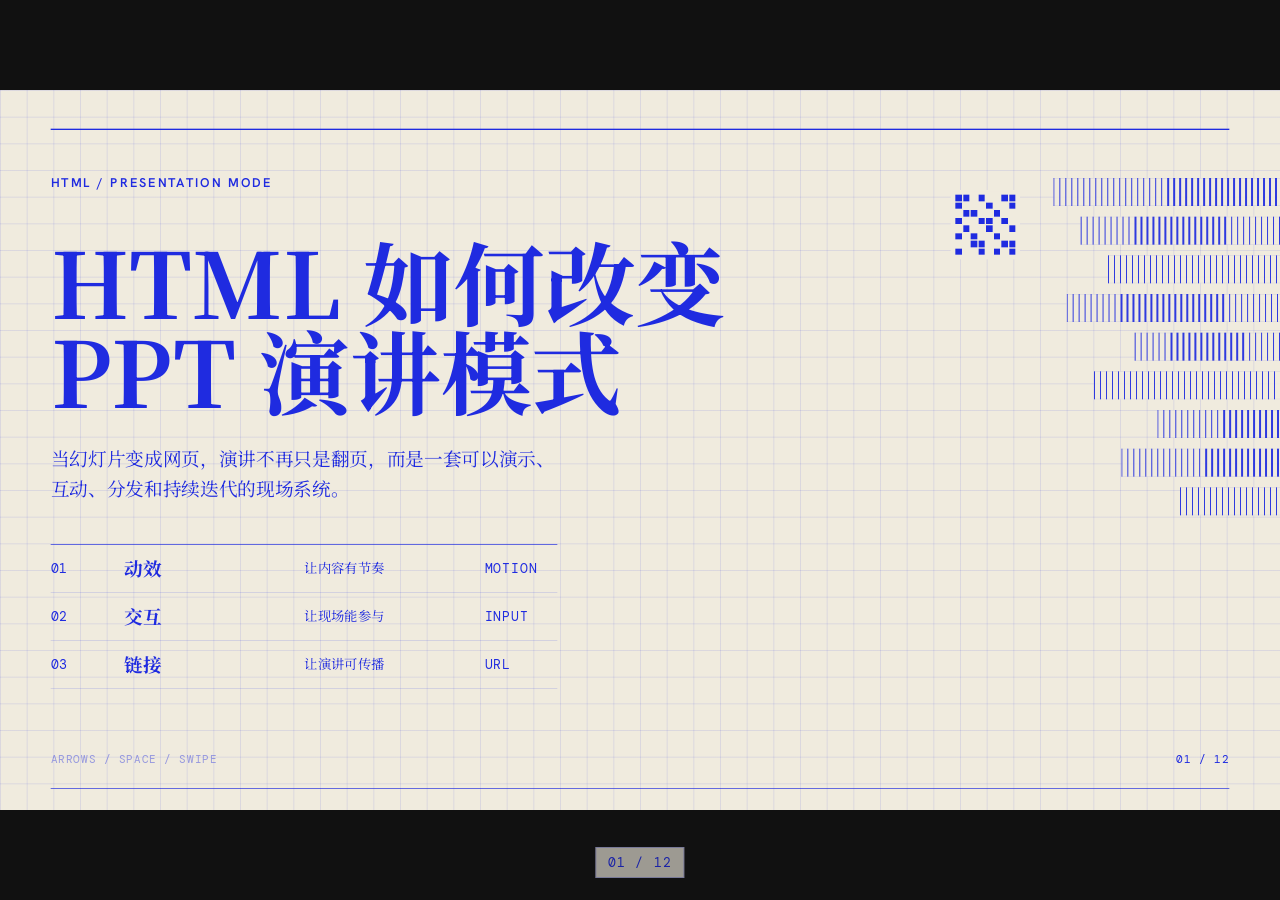
<file: outputs/html-change-ppt-talk/index.html>
<!doctype html>
<html lang="zh-CN">
<head>
  <meta charset="utf-8">
  <meta name="viewport" content="width=device-width, initial-scale=1">
  <title>HTML 如何改变 PPT 演讲模式</title>
  <link rel="preconnect" href="https://fonts.googleapis.com">
  <link rel="preconnect" href="https://fonts.gstatic.com" crossorigin>
  <link href="https://fonts.googleapis.com/css2?family=DM+Mono:wght@400;500&family=Hanken+Grotesk:wght@400;500;600;700&family=Newsreader:ital,opsz,wght@0,6..72,400..500;1,6..72,400..500&family=Noto+Serif+SC:wght@400;700&display=swap" rel="stylesheet">
  <style>
    /* ===========================================
       CSS CUSTOM PROPERTIES (COBALT GRID THEME)
       Change these variables to adjust the entire deck.
       =========================================== */
    :root {
      --stage-bg: #111111;
      --slide-bg: #f0ebde;
      --paper: #f0ebde;
      --paper-2: #e6e0ce;
      --ink: #1f2be0;
      --ink-soft: #5560e5;
      --grid: rgba(31, 43, 224, 0.10);
      --ink-faint: rgba(31, 43, 224, 0.18);
      --font-display: "Newsreader", "Noto Serif SC", Georgia, serif;
      --font-display-cjk: "Noto Serif SC", "Newsreader", Georgia, serif;
      --font-body: "Hanken Grotesk", "Noto Serif SC", sans-serif;
      --font-mono: "DM Mono", ui-monospace, monospace;
      --edge: 76px;
      --pad-top: 130px;
      --pad-bottom: 148px;
      --ease-out-expo: cubic-bezier(0.16, 1, 0.3, 1);
      --duration-normal: 640ms;
    }

    /* ===========================================
       FIXED 16:9 STAGE: MANDATORY BASE STYLES
       Include this ENTIRE file in every presentation.
       Slides are authored at 1920×1080 and scaled as a whole.
       =========================================== */

    /* 1. Lock the browser viewport */
    html,
    body {
        width: 100%;
        height: 100%;
        margin: 0;
        overflow: hidden;
        background: var(--stage-bg, #000);
    }

    /* 2. Full-window deck viewport */
    .deck-viewport {
        position: fixed;
        inset: 0;
        overflow: hidden;
        background: var(--stage-bg, #000);
    }

    /* 3. Fixed 16:9 design canvas.
       JavaScript sets transform: translate(...) scale(...). */
    .deck-stage {
        position: absolute;
        left: 0;
        top: 0;
        width: 1920px;
        height: 1080px;
        overflow: hidden;
        transform-origin: 0 0;
        background: var(--slide-bg, #fff);
    }

    /* 4. Slides stack inside the fixed stage.
       Content must be laid out at 1920×1080, not reflowed per device. */
    .slide {
        position: absolute;
        inset: 0;
        width: 1920px;
        height: 1080px;
        overflow: hidden;
        display: block;
        visibility: hidden;
        opacity: 0;
        pointer-events: none;
        background: var(--slide-bg, #fff);
    }

    .slide.active,
    .slide.visible {
        visibility: visible;
        opacity: 1;
        pointer-events: auto;
        z-index: 1;
    }

    /* 5. Keep media inside authored slide bounds */
    img,
    video,
    canvas,
    svg {
        max-width: 100%;
        max-height: 100%;
    }

    /* 6. Presentation chrome stays outside the slide design system */
    .deck-controls {
        position: fixed;
        left: 50%;
        bottom: 22px;
        transform: translateX(-50%);
        z-index: 1000;
    }

    /* 7. Print one fixed-size slide per page */
    @media print {
        html,
        body {
            width: 1920px;
            height: auto;
            overflow: visible;
            background: #fff;
        }

        .deck-viewport {
            position: static;
            overflow: visible;
            background: #fff;
        }

        .deck-stage {
            position: static;
            width: auto;
            height: auto;
            transform: none !important;
            background: none;
        }

        .slide {
            position: relative;
            display: block !important;
            visibility: visible !important;
            opacity: 1 !important;
            pointer-events: auto !important;
            width: 1920px;
            height: 1080px;
            break-after: page;
            page-break-after: always;
        }

        .slide:last-child {
            break-after: auto;
            page-break-after: auto;
        }

        .deck-controls {
            display: none !important;
        }
    }

    /* 8. Reduced motion */
    @media (prefers-reduced-motion: reduce) {
        *,
        *::before,
        *::after {
            animation-duration: 0.01ms !important;
            transition-duration: 0.2s !important;
        }
    }

    /* ===========================================
       GLOBAL RESET AND TYPOGRAPHY
       Maintains the two-color editorial system.
       =========================================== */
    * {
      box-sizing: border-box;
    }

    body {
      color: var(--ink);
      font-family: var(--font-body);
    }

    .slide {
      background: var(--paper);
      color: var(--ink);
      font-family: var(--font-body);
      transition: opacity 280ms ease;
    }

    .slide::before {
      content: "";
      position: absolute;
      inset: 0;
      z-index: 0;
      pointer-events: none;
      background-image:
        linear-gradient(to right, var(--grid) 1px, transparent 1px),
        linear-gradient(to bottom, var(--grid) 1px, transparent 1px);
      background-size: 40px 40px;
    }

    .slide::after {
      content: "";
      position: absolute;
      inset: 0;
      z-index: 0;
      pointer-events: none;
      opacity: 0;
      background:
        linear-gradient(100deg, transparent 0 42%, rgba(31, 43, 224, 0.16) 48%, transparent 56%),
        repeating-linear-gradient(90deg, transparent 0 72px, rgba(31, 43, 224, 0.08) 72px 74px, transparent 74px 148px);
      transform: translateX(-105%);
    }

    .slide > * {
      position: relative;
      z-index: 1;
    }

    h1,
    h2,
    h3,
    p {
      margin: 0;
    }

    .display {
      font-family: var(--font-display-cjk);
      font-weight: 700;
      letter-spacing: 0;
      line-height: 0.98;
    }

    .serif {
      font-family: var(--font-display-cjk);
      font-weight: 700;
      letter-spacing: 0;
      line-height: 1.02;
    }

    .body-copy {
      font-family: var(--font-body);
      font-size: 28px;
      font-weight: 400;
      line-height: 1.64;
      letter-spacing: 0;
    }

    .body-small {
      font-size: 22px;
      line-height: 1.62;
      letter-spacing: 0;
    }

    .micro {
      font-family: var(--font-body);
      font-size: 19px;
      font-weight: 600;
      line-height: 1;
      letter-spacing: 0.16em;
      text-transform: uppercase;
    }

    .mono,
    .mono-chrome {
      font-family: var(--font-mono);
      font-weight: 400;
      letter-spacing: 0.06em;
    }

    /* ===========================================
       UNIVERSAL SLIDE CHROME
       Thin cobalt rules, page numbers, and nav hints.
       =========================================== */
    .chrome-line {
      position: absolute;
      left: var(--edge);
      right: var(--edge);
      height: 1.5px;
      background: var(--ink);
      z-index: 5;
    }

    .chrome-line.top {
      top: 58px;
    }

    .chrome-line.bottom {
      bottom: 32px;
    }

    .page-num,
    .nav-hint {
      position: absolute;
      bottom: 68px;
      z-index: 5;
      font: 400 17px/1 var(--font-mono);
      letter-spacing: 0.08em;
      color: var(--ink);
    }

    .page-num {
      right: var(--edge);
    }

    .nav-hint {
      left: var(--edge);
      opacity: 0.42;
    }

    .frame {
      position: absolute;
      inset: var(--pad-top) var(--edge) var(--pad-bottom);
      z-index: 2;
    }

    .topbar {
      display: flex;
      align-items: flex-end;
      justify-content: space-between;
      gap: 34px;
      padding-bottom: 24px;
      border-bottom: 1.5px solid var(--ink);
    }

    .topbar h2 {
      max-width: 1180px;
      font-size: 86px;
    }

    .topbar .lab {
      min-width: 320px;
      text-align: right;
      font: 400 20px/1.2 var(--font-mono);
      letter-spacing: 0.06em;
    }

    /* ===========================================
       DECORATIVE ELEMENTS
       QR blocks, pixel scanlines, and vertical labels.
       =========================================== */
    .pixel-glitch {
      position: absolute;
      pointer-events: none;
      z-index: 1;
      display: grid;
      align-content: start;
      gap: 16px;
      opacity: 0.92;
    }

    .pixel-glitch.right {
      right: 0;
      top: 132px;
      width: 340px;
      height: 760px;
    }

    .pixel-glitch.left {
      left: 0;
      top: 120px;
      width: 300px;
      height: 760px;
    }

    .pixel-glitch i {
      height: 42px;
      background-image: repeating-linear-gradient(90deg, var(--ink) 0 2px, transparent 2px 9px);
      background-color: var(--paper);
      border-top: 1px solid var(--grid);
      border-bottom: 1px solid var(--grid);
    }

    .pixel-glitch i:nth-child(1) { width: 100%; }
    .pixel-glitch i:nth-child(2) { width: 88%; }
    .pixel-glitch i:nth-child(3) { width: 76%; }
    .pixel-glitch i:nth-child(4) { width: 94%; }
    .pixel-glitch i:nth-child(5) { width: 64%; }
    .pixel-glitch i:nth-child(6) { width: 82%; }
    .pixel-glitch i:nth-child(7) { width: 54%; }
    .pixel-glitch i:nth-child(8) { width: 70%; }
    .pixel-glitch i:nth-child(9) { width: 44%; }
    .pixel-glitch.right i { margin-left: auto; }

    .qr-block {
      position: absolute;
      width: 100px;
      height: 100px;
      display: grid;
      grid-template-columns: repeat(8, 1fr);
      grid-template-rows: repeat(8, 1fr);
      gap: 2px;
      padding: 5px;
      background: var(--paper);
      box-shadow: 0 0 0 2px var(--paper);
      z-index: 4;
    }

    .qr-block i {
      background: transparent;
    }

    .qr-block i.on {
      background: var(--ink);
    }

    .vertical-label {
      position: absolute;
      right: 86px;
      top: 238px;
      z-index: 4;
      writing-mode: vertical-rl;
      text-orientation: mixed;
      font: 400 17px/1.4 var(--font-mono);
      letter-spacing: 0.06em;
    }

    /* ===========================================
       CONTENT COMPONENTS
       Reusable grids, ledgers, charts, and diagrams.
       =========================================== */
    .index-list {
      display: grid;
      grid-template-columns: 1fr 1fr;
      gap: 0 52px;
      margin-top: 48px;
    }

    .index-row {
      display: grid;
      grid-template-columns: 72px 1fr;
      gap: 18px;
      min-height: 126px;
      padding: 22px 0 24px;
      border-bottom: 1px solid var(--ink-faint);
    }

    .index-row .num {
      font: 400 22px/1 var(--font-mono);
      letter-spacing: 0.06em;
    }

    .index-row h3 {
      font-size: 42px;
      margin-bottom: 12px;
    }

    .index-row p {
      font-size: 21px;
      line-height: 1.58;
      max-width: 590px;
    }

    .statement-grid {
      display: grid;
      grid-template-columns: 0.9fr 1.1fr;
      gap: 70px;
      align-items: end;
      height: 100%;
    }

    .statement-title {
      font-size: 126px;
      line-height: 1.02;
      max-width: 860px;
    }

    .statement-title .box {
      display: inline-block;
      background: var(--ink);
      color: var(--paper);
      padding: 0 18px 12px;
    }

    .statement-copy {
      border-top: 1.5px solid var(--ink);
      padding-top: 30px;
      max-width: 650px;
    }

    .visual-statement {
      display: grid;
      grid-template-columns: 0.76fr 1.24fr;
      gap: 58px;
      align-items: stretch;
      height: 100%;
    }

    .visual-copy {
      display: flex;
      flex-direction: column;
      justify-content: space-between;
      padding: 10px 0 0;
    }

    .visual-copy h2 {
      font-size: 112px;
      line-height: 1;
      max-width: 680px;
    }

    .visual-copy .box {
      display: inline-block;
      background: var(--ink);
      color: var(--paper);
      padding: 0 18px 12px;
    }

    .visual-panel {
      position: relative;
      min-height: 646px;
      border: 1.5px solid var(--ink);
      background: var(--paper);
      overflow: hidden;
    }

    .visual-panel img {
      width: 100%;
      height: 100%;
      object-fit: cover;
      display: block;
      filter: saturate(0.96) contrast(1.04);
    }

    .visual-panel::after {
      content: "";
      position: absolute;
      inset: 0;
      pointer-events: none;
      background-image:
        linear-gradient(to right, rgba(240, 235, 222, 0.18) 1px, transparent 1px),
        linear-gradient(to bottom, rgba(240, 235, 222, 0.18) 1px, transparent 1px);
      background-size: 38px 38px;
      mix-blend-mode: multiply;
    }

    .visual-panel::before,
    .motion-board::before,
    .loop-photo::before,
    .browser-mock::before {
      content: "";
      position: absolute;
      inset: 0;
      z-index: 3;
      pointer-events: none;
      opacity: 0;
      background: linear-gradient(90deg, transparent 0 38%, rgba(31, 43, 224, 0.42) 49%, transparent 60%);
      transform: translateX(-120%);
      mix-blend-mode: multiply;
    }

    .image-caption {
      position: absolute;
      left: 22px;
      bottom: 22px;
      padding: 10px 12px;
      border: 1.5px solid var(--ink);
      background: var(--paper);
      font: 400 16px/1 var(--font-mono);
      letter-spacing: 0.06em;
      z-index: 2;
    }

    .dense-visual-grid {
      display: grid;
      grid-template-columns: 0.95fr 1.05fr;
      gap: 48px;
      align-items: stretch;
      margin-top: 42px;
      height: 604px;
    }

    .compact-index {
      display: grid;
      grid-template-columns: 1fr;
      align-content: stretch;
      border-top: 1.5px solid var(--ink);
      border-bottom: 1.5px solid var(--ink);
    }

    .compact-index .index-row {
      min-height: 132px;
      padding: 20px 0;
    }

    .compact-index .index-row h3 {
      font-size: 38px;
    }

    .compact-index .index-row p {
      max-width: 640px;
    }

    .motion-visual {
      display: grid;
      grid-template-columns: 1.1fr 0.9fr;
      gap: 48px;
      margin-top: 42px;
      height: 604px;
    }

    .motion-board {
      position: relative;
      border: 1.5px solid var(--ink);
      overflow: hidden;
      background: var(--paper);
    }

    .motion-board img {
      width: 100%;
      height: 100%;
      object-fit: cover;
      display: block;
      opacity: 0.92;
    }

    .motion-ribbon {
      position: absolute;
      left: 38px;
      right: 38px;
      bottom: 42px;
      display: grid;
      grid-template-columns: repeat(5, 1fr);
      border-top: 1.5px solid var(--ink);
      border-bottom: 1.5px solid var(--ink);
      background: rgba(240, 235, 222, 0.92);
      z-index: 2;
    }

    .motion-ribbon span {
      min-height: 58px;
      display: flex;
      align-items: center;
      justify-content: center;
      border-right: 1px solid var(--ink-faint);
      font: 400 15px/1 var(--font-mono);
      letter-spacing: 0.04em;
    }

    .motion-ribbon span::before {
      content: "";
      width: 9px;
      height: 9px;
      margin-right: 10px;
      background: var(--ink);
      transform: scale(0.6);
    }

    .motion-ribbon span:last-child {
      border-right: 0;
    }

    .motion-notes {
      display: grid;
      grid-template-columns: 1fr;
      border-top: 1.5px solid var(--ink);
    }

    .motion-note {
      min-height: 120px;
      padding: 20px 0;
      border-bottom: 1px solid var(--ink-faint);
      display: grid;
      grid-template-columns: 70px 1fr;
      gap: 18px;
      align-items: start;
    }

    .motion-note h3 {
      font-size: 38px;
      margin-bottom: 8px;
    }

    .motion-note p {
      font-size: 20px;
      line-height: 1.5;
    }

    .split-compare {
      display: grid;
      grid-template-columns: 1fr 1fr;
      gap: 40px;
      margin-top: 58px;
    }

    .compare-panel {
      border-top: 1.5px solid var(--ink);
      padding-top: 26px;
      min-height: 420px;
    }

    .compare-panel .big {
      font-size: 74px;
      margin-bottom: 30px;
    }

    .compare-panel li {
      list-style: none;
      display: grid;
      grid-template-columns: 46px 1fr;
      gap: 18px;
      padding: 18px 0;
      border-bottom: 1px solid var(--ink-faint);
      font-size: 24px;
      line-height: 1.46;
    }

    .timeline {
      display: grid;
      grid-template-columns: repeat(5, 1fr);
      gap: 0;
      margin-top: 62px;
      border-top: 1.5px solid var(--ink);
      border-bottom: 1.5px solid var(--ink);
    }

    .time-step {
      min-height: 420px;
      padding: 28px 26px 34px;
      border-right: 1px solid var(--ink-faint);
      display: flex;
      flex-direction: column;
      justify-content: space-between;
    }

    .time-step:last-child {
      border-right: 0;
    }

    .time-step .step-num {
      font: 400 22px/1 var(--font-mono);
      letter-spacing: 0.06em;
    }

    .time-step h3 {
      font-size: 46px;
      line-height: 1.05;
    }

    .time-step p {
      font-size: 20px;
      line-height: 1.55;
    }

    .browser-mock {
      position: relative;
      height: 560px;
      margin-top: 42px;
      border: 1.5px solid var(--ink);
      display: grid;
      grid-template-columns: 0.95fr 1.05fr;
    }

    .code-pane {
      border-right: 1.5px solid var(--ink);
      padding: 38px;
      font: 400 24px/1.75 var(--font-mono);
      letter-spacing: 0.02em;
    }

    .stage-pane {
      position: relative;
      padding: 44px;
    }

    .mini-stage {
      position: absolute;
      left: 44px;
      right: 44px;
      top: 74px;
      height: 310px;
      border: 1.5px solid var(--ink);
      background:
        linear-gradient(90deg, var(--ink) 0 26%, transparent 26% 100%),
        linear-gradient(to right, var(--grid) 1px, transparent 1px),
        linear-gradient(to bottom, var(--grid) 1px, transparent 1px);
      background-size: auto, 28px 28px, 28px 28px;
    }

    .mini-stage span {
      position: absolute;
      left: 34px;
      bottom: 28px;
      color: var(--paper);
      font: 500 44px/0.96 var(--font-display);
      letter-spacing: 0;
    }

    .runtime-notes {
      position: absolute;
      left: 44px;
      right: 44px;
      bottom: 42px;
      display: grid;
      grid-template-columns: repeat(3, 1fr);
      border-top: 1px solid var(--ink-faint);
    }

    .runtime-notes div {
      padding: 18px 12px 0 0;
      font-size: 20px;
      line-height: 1.45;
    }

    .participation-map {
      position: relative;
      height: 560px;
      margin-top: 50px;
      border-top: 1.5px solid var(--ink);
      border-bottom: 1.5px solid var(--ink);
    }

    .node {
      position: absolute;
      width: 280px;
      min-height: 130px;
      padding: 24px;
      border: 1.5px solid var(--ink);
      background: var(--paper);
    }

    .node h3 {
      font-size: 34px;
      margin-bottom: 10px;
    }

    .node p {
      font-size: 19px;
      line-height: 1.5;
    }

    .node.speaker { left: 90px; top: 210px; }
    .node.deck { left: 640px; top: 74px; width: 360px; }
    .node.audience { right: 90px; top: 210px; }
    .node.feedback { left: 640px; bottom: 60px; width: 360px; }

    .map-line {
      position: absolute;
      height: 1.5px;
      background: var(--ink);
      transform-origin: left center;
    }

    .map-line.l1 { left: 370px; top: 272px; width: 300px; transform: rotate(-23deg); }
    .map-line.l2 { left: 985px; top: 226px; width: 320px; transform: rotate(23deg); }
    .map-line.l3 { right: 368px; top: 398px; width: 330px; transform: rotate(156deg); }
    .map-line.l4 { left: 370px; top: 402px; width: 320px; transform: rotate(22deg); }

    .participation-redesign {
      display: grid;
      grid-template-columns: 1.05fr 0.95fr;
      gap: 48px;
      margin-top: 42px;
      height: 604px;
    }

    .loop-photo {
      position: relative;
      border: 1.5px solid var(--ink);
      overflow: hidden;
      background: var(--paper);
    }

    .loop-photo img {
      width: 100%;
      height: 100%;
      object-fit: cover;
      display: block;
    }

    .loop-steps {
      border-top: 1.5px solid var(--ink);
      border-bottom: 1.5px solid var(--ink);
      display: grid;
      grid-template-rows: repeat(3, 1fr);
    }

    .loop-step {
      display: grid;
      grid-template-columns: 88px 1fr;
      gap: 24px;
      align-items: center;
      border-bottom: 1px solid var(--ink-faint);
      opacity: 0;
      transform: translateX(28px);
    }

    .loop-step:last-child {
      border-bottom: 0;
    }

    .loop-step .num {
      font: 400 48px/1 var(--font-display);
      letter-spacing: -0.015em;
    }

    .loop-step h3 {
      font-size: 44px;
      line-height: 1.05;
      margin-bottom: 12px;
    }

    .loop-step p {
      font-size: 22px;
      line-height: 1.52;
      max-width: 560px;
    }

    .chart-layout {
      display: grid;
      grid-template-columns: 0.82fr 1.18fr;
      gap: 70px;
      align-items: end;
      margin-top: 56px;
    }

    .big-stat {
      font-family: var(--font-display);
      font-size: 214px;
      line-height: 0.9;
      letter-spacing: -0.015em;
    }

    .pixel-chart {
      height: 486px;
      display: grid;
      grid-template-columns: repeat(8, 1fr);
      gap: 22px;
      align-items: end;
      padding-bottom: 42px;
      border-bottom: 1.5px solid var(--ink);
    }

    .bar {
      height: 420px;
      display: flex;
      flex-direction: column-reverse;
      gap: 6px;
    }

    .bar i {
      height: 32px;
      background: var(--grid);
    }

    .bar i.on {
      background: var(--ink);
    }

    .tick-row {
      display: grid;
      grid-template-columns: repeat(8, 1fr);
      gap: 22px;
      margin-top: 16px;
      font: 400 16px/1 var(--font-mono);
      letter-spacing: 0.04em;
    }

    .ledger {
      margin-top: 46px;
      border-top: 1.5px solid var(--ink);
    }

    .ledger-row {
      display: grid;
      grid-template-columns: 80px 0.8fr 1.45fr 0.55fr;
      gap: 28px;
      min-height: 72px;
      align-items: center;
      border-bottom: 1px solid var(--ink-faint);
      font-size: 20px;
      line-height: 1.46;
    }

    .ledger-row.head {
      min-height: 54px;
      font: 600 15px/1 var(--font-body);
      letter-spacing: 0.16em;
      text-transform: uppercase;
      border-bottom: 1.5px solid var(--ink);
    }

    .ledger-row .name {
      font-family: var(--font-display-cjk);
      font-weight: 700;
      font-size: 28px;
      line-height: 1.12;
    }

    .workflow {
      display: grid;
      grid-template-columns: repeat(5, 1fr);
      gap: 24px;
      margin-top: 62px;
    }

    .workflow-card {
      min-height: 470px;
      border-top: 1.5px solid var(--ink);
      border-bottom: 1px solid var(--ink-faint);
      padding: 24px 0;
      display: flex;
      flex-direction: column;
      justify-content: space-between;
    }

    .workflow-card .serial {
      font: 400 24px/1 var(--font-mono);
      letter-spacing: 0.06em;
    }

    .workflow-card h3 {
      font-size: 44px;
      line-height: 1.04;
    }

    .workflow-card p {
      font-size: 20px;
      line-height: 1.52;
    }

    .risk-grid {
      display: grid;
      grid-template-columns: 1fr 1fr 1fr;
      gap: 36px;
      margin-top: 58px;
    }

    .risk-card {
      min-height: 414px;
      border-top: 1.5px solid var(--ink);
      padding-top: 26px;
    }

    .risk-card h3 {
      font-size: 50px;
      line-height: 1.05;
      margin-bottom: 24px;
    }

    .risk-card p {
      font-size: 23px;
      line-height: 1.58;
    }

    .closing {
      position: absolute;
      right: var(--edge);
      top: 160px;
      width: 1240px;
      text-align: right;
    }

    .closing h2 {
      font-size: 112px;
      line-height: 1.02;
    }

    .closing p {
      width: 710px;
      margin: 40px 0 0 auto;
      font-size: 30px;
      line-height: 1.58;
    }

    .footer-grid {
      position: absolute;
      left: 430px;
      right: var(--edge);
      bottom: 150px;
      display: grid;
      grid-template-columns: repeat(3, 1fr);
      gap: 36px;
      border-top: 1.5px solid var(--ink);
      padding-top: 24px;
    }

    .footer-grid div {
      font-size: 20px;
      line-height: 1.55;
    }

    /* ===========================================
       ANIMATIONS
       Active slides reveal content in editorial beats.
       =========================================== */
    .reveal,
    .reveal-left,
    .reveal-scale,
    .index-row,
    .time-step,
    .workflow-card,
    .risk-card,
    .ledger-row,
    .compare-panel {
      opacity: 0;
      transform: translateY(26px);
      transition:
        opacity var(--duration-normal) var(--ease-out-expo),
        transform var(--duration-normal) var(--ease-out-expo);
    }

    .reveal-left {
      transform: translateX(-34px);
    }

    .reveal-scale {
      transform: scale(0.96);
    }

    .slide.visible .reveal,
    .slide.visible .reveal-left,
    .slide.visible .reveal-scale,
    .slide.visible .index-row,
    .slide.visible .time-step,
    .slide.visible .workflow-card,
    .slide.visible .risk-card,
    .slide.visible .ledger-row,
    .slide.visible .compare-panel {
      opacity: 1;
      transform: translate(0, 0) scale(1);
    }

    .slide.visible .reveal:nth-child(2),
    .slide.visible .index-row:nth-child(2),
    .slide.visible .time-step:nth-child(2),
    .slide.visible .workflow-card:nth-child(2),
    .slide.visible .risk-card:nth-child(2),
    .slide.visible .ledger-row:nth-child(2),
    .slide.visible .compare-panel:nth-child(2) {
      transition-delay: 90ms;
    }

    .slide.visible .reveal:nth-child(3),
    .slide.visible .index-row:nth-child(3),
    .slide.visible .time-step:nth-child(3),
    .slide.visible .workflow-card:nth-child(3),
    .slide.visible .risk-card:nth-child(3),
    .slide.visible .ledger-row:nth-child(3) {
      transition-delay: 180ms;
    }

    .slide.visible .reveal:nth-child(4),
    .slide.visible .index-row:nth-child(4),
    .slide.visible .time-step:nth-child(4),
    .slide.visible .workflow-card:nth-child(4),
    .slide.visible .risk-card:nth-child(4),
    .slide.visible .ledger-row:nth-child(4) {
      transition-delay: 270ms;
    }

    .slide.visible .reveal:nth-child(5),
    .slide.visible .index-row:nth-child(5),
    .slide.visible .time-step:nth-child(5),
    .slide.visible .workflow-card:nth-child(5),
    .slide.visible .ledger-row:nth-child(5) {
      transition-delay: 360ms;
    }

    .pixel-glitch i {
      opacity: 0;
      transform: translateX(22px);
      transition: opacity 520ms ease, transform 520ms ease;
    }

    .slide.visible .pixel-glitch i {
      opacity: 1;
      transform: translateX(0);
    }

    .slide.visible .pixel-glitch i:nth-child(2) { transition-delay: 60ms; }
    .slide.visible .pixel-glitch i:nth-child(3) { transition-delay: 110ms; }
    .slide.visible .pixel-glitch i:nth-child(4) { transition-delay: 160ms; }
    .slide.visible .pixel-glitch i:nth-child(5) { transition-delay: 210ms; }
    .slide.visible .pixel-glitch i:nth-child(6) { transition-delay: 260ms; }
    .slide.visible .pixel-glitch i:nth-child(7) { transition-delay: 310ms; }
    .slide.visible .pixel-glitch i:nth-child(8) { transition-delay: 360ms; }

    .slide.visible::after {
      animation: slideSweep 900ms 120ms var(--ease-out-expo) both;
    }

    .slide.visible .visual-panel::before,
    .slide.visible .motion-board::before,
    .slide.visible .loop-photo::before,
    .slide.visible .browser-mock::before {
      animation: scanSweep 1050ms 360ms var(--ease-out-expo) both;
    }

    .slide.visible .visual-panel img,
    .slide.visible .motion-board img,
    .slide.visible .loop-photo img {
      animation: imageDrift 8s 650ms ease-in-out both;
      transform-origin: center;
    }

    .slide.visible .statement-title .box,
    .slide.visible .visual-copy .box {
      animation: inkStamp 720ms 360ms var(--ease-out-expo) both;
      transform-origin: left bottom;
    }

    .slide.visible .motion-ribbon span {
      animation: ribbonPop 560ms var(--ease-out-expo) both;
    }

    .slide.visible .motion-ribbon span:nth-child(1) { animation-delay: 520ms; }
    .slide.visible .motion-ribbon span:nth-child(2) { animation-delay: 620ms; }
    .slide.visible .motion-ribbon span:nth-child(3) { animation-delay: 720ms; }
    .slide.visible .motion-ribbon span:nth-child(4) { animation-delay: 820ms; }
    .slide.visible .motion-ribbon span:nth-child(5) { animation-delay: 920ms; }

    .slide.visible .motion-ribbon span::before {
      animation: pulseCell 1200ms ease-in-out infinite;
    }

    .slide.visible .loop-step {
      animation: loopStepIn 620ms var(--ease-out-expo) both;
    }

    .slide.visible .loop-step:nth-child(1) { animation-delay: 250ms; }
    .slide.visible .loop-step:nth-child(2) { animation-delay: 430ms; }
    .slide.visible .loop-step:nth-child(3) { animation-delay: 610ms; }

    .slide.visible .compact-index .index-row {
      animation: rowFlash 680ms var(--ease-out-expo) both;
    }

    .slide.visible .compact-index .index-row:nth-child(1) { animation-delay: 180ms; }
    .slide.visible .compact-index .index-row:nth-child(2) { animation-delay: 290ms; }
    .slide.visible .compact-index .index-row:nth-child(3) { animation-delay: 400ms; }
    .slide.visible .compact-index .index-row:nth-child(4) { animation-delay: 510ms; }

    @keyframes slideSweep {
      0% { opacity: 0; transform: translateX(-105%); }
      22% { opacity: 1; }
      100% { opacity: 0; transform: translateX(105%); }
    }

    @keyframes scanSweep {
      0% { opacity: 0; transform: translateX(-120%); }
      28% { opacity: 0.75; }
      100% { opacity: 0; transform: translateX(120%); }
    }

    @keyframes imageDrift {
      0% { transform: scale(1.03) translate(-8px, 6px); }
      45% { transform: scale(1.07) translate(10px, -8px); }
      100% { transform: scale(1.045) translate(0, 0); }
    }

    @keyframes inkStamp {
      0% { clip-path: inset(0 100% 0 0); transform: translateY(12px); }
      100% { clip-path: inset(0 0 0 0); transform: translateY(0); }
    }

    @keyframes ribbonPop {
      0% { opacity: 0; transform: translateY(16px); }
      100% { opacity: 1; transform: translateY(0); }
    }

    @keyframes pulseCell {
      0%, 100% { opacity: 0.38; transform: scale(0.55); }
      50% { opacity: 1; transform: scale(1); }
    }

    @keyframes loopStepIn {
      0% { opacity: 0; transform: translateX(28px); }
      100% { opacity: 1; transform: translateX(0); }
    }

    @keyframes rowFlash {
      0% { opacity: 0; transform: translateY(20px); background: rgba(31, 43, 224, 0.10); }
      100% { opacity: 1; transform: translateY(0); background: transparent; }
    }

    @media (prefers-reduced-motion: reduce) {
      .slide.visible::after,
      .slide.visible .visual-panel::before,
      .slide.visible .motion-board::before,
      .slide.visible .loop-photo::before,
      .slide.visible .browser-mock::before,
      .slide.visible .visual-panel img,
      .slide.visible .motion-board img,
      .slide.visible .loop-photo img,
      .slide.visible .statement-title .box,
      .slide.visible .visual-copy .box,
      .slide.visible .motion-ribbon span,
      .slide.visible .motion-ribbon span::before,
      .slide.visible .loop-step,
      .slide.visible .compact-index .index-row {
        animation: none !important;
      }
    }

    /* ===========================================
       PPT-LIKE EDITING CONTROLS
       Visual editing layer for text, media, layout, and motion.
       =========================================== */
    .edit-hotzone {
      position: fixed;
      top: 0;
      left: 0;
      width: 82px;
      height: 82px;
      z-index: 10000;
    }

    .edit-toggle {
      position: fixed;
      top: 18px;
      width: 42px;
      height: 42px;
      border: 1.5px solid var(--ink);
      background: var(--paper);
      color: var(--ink);
      font: 500 18px/1 var(--font-mono);
      opacity: 0;
      pointer-events: none;
      transition: opacity 220ms ease;
      z-index: 10001;
    }

    .edit-toggle {
      left: 18px;
    }

    .editor-shell {
      position: fixed;
      inset: 0;
      z-index: 10010;
      visibility: hidden;
      opacity: 0;
      pointer-events: none;
      color: #111111;
      font-family: var(--font-body);
      transition: opacity 180ms ease, visibility 180ms ease;
    }

    body.editing .editor-shell {
      visibility: visible;
      opacity: 1;
    }

    .editor-toolbar,
    .editor-slides,
    .editor-panel {
      pointer-events: auto;
      border: 1px solid rgba(17, 17, 17, 0.16);
      border-radius: 8px;
      background: rgba(248, 246, 239, 0.94);
      box-shadow: 0 18px 50px rgba(17, 17, 17, 0.16);
      backdrop-filter: blur(14px);
    }

    .editor-toolbar {
      position: fixed;
      top: 14px;
      left: 50%;
      display: flex;
      flex-wrap: nowrap;
      gap: 8px;
      align-items: center;
      max-width: calc(100vw - 28px);
      overflow-x: auto;
      padding: 8px;
      transform: translateX(-50%);
    }

    .editor-slides {
      position: fixed;
      top: 76px;
      bottom: 18px;
      left: 14px;
      width: 224px;
      padding: 12px;
      overflow: auto;
    }

    .editor-panel {
      position: fixed;
      top: 76px;
      right: 14px;
      bottom: 18px;
      width: 326px;
      padding: 14px;
      overflow: auto;
    }

    .editor-title {
      margin: 0 0 10px;
      color: rgba(17, 17, 17, 0.58);
      font: 600 11px/1 var(--font-mono);
      letter-spacing: 0.12em;
      text-transform: uppercase;
    }

    .editor-button,
    .toolbar-select,
    .slide-chip {
      min-height: 34px;
      border: 1px solid rgba(17, 17, 17, 0.18);
      border-radius: 6px;
      background: #ffffff;
      color: #111111;
      font: 600 13px/1 var(--font-body);
      letter-spacing: 0;
    }

    .editor-button {
      flex: 0 0 auto;
      padding: 0 12px;
      white-space: nowrap;
    }

    .editor-icon-button {
      display: inline-grid;
      place-items: center;
      width: 36px;
      min-width: 36px;
      padding: 0;
      font-size: 19px;
      line-height: 1;
    }

    .shape-picker-wrap {
      position: relative;
      flex: 0 0 auto;
    }

    .shape-menu {
      position: fixed;
      top: 64px;
      left: 50%;
      display: grid;
      grid-template-columns: 1fr 1fr;
      gap: 6px;
      width: 184px;
      padding: 8px;
      border: 1px solid rgba(17, 17, 17, 0.16);
      border-radius: 8px;
      background: #ffffff;
      box-shadow: 0 18px 44px rgba(17, 17, 17, 0.18);
      pointer-events: auto;
      transform: translateX(-50%);
      z-index: 10040;
    }

    .shape-menu[hidden] {
      display: none;
    }

    .shape-choice {
      height: 32px;
      border: 1px solid rgba(17, 17, 17, 0.16);
      border-radius: 6px;
      background: #f7f7f5;
      color: #111111;
      font: 600 12px/1 var(--font-body);
      pointer-events: auto;
    }

    .toolbar-select {
      flex: 0 0 auto;
      width: 128px;
      padding: 0 32px 0 10px;
      white-space: nowrap;
    }

    .editor-button.primary {
      background: var(--ink);
      color: #ffffff;
      border-color: var(--ink);
    }

    .editor-button.danger {
      color: #b42318;
    }

    .editor-button:disabled,
    .editor-field:disabled,
    .editor-select:disabled,
    .editor-textarea:disabled {
      opacity: 0.48;
      cursor: not-allowed;
    }

    .slide-rail-list {
      display: grid;
      gap: 8px;
    }

    .slide-chip {
      display: grid;
      grid-template-columns: 34px 1fr;
      gap: 8px;
      width: 100%;
      min-height: 52px;
      padding: 8px;
      text-align: left;
    }

    .slide-chip.active {
      border-color: var(--ink);
      background: rgba(31, 43, 224, 0.10);
    }

    .slide-chip-num {
      display: grid;
      place-items: center;
      height: 34px;
      border-radius: 4px;
      background: #111111;
      color: #ffffff;
      font: 500 12px/1 var(--font-mono);
    }

    .slide-chip-title {
      overflow: hidden;
      align-self: center;
      font-size: 13px;
      font-weight: 600;
      line-height: 1.24;
      text-overflow: ellipsis;
      white-space: nowrap;
    }

    .inspector-section {
      padding: 12px 0;
      border-top: 1px solid rgba(17, 17, 17, 0.12);
    }

    .inspector-section.edit-attention {
      border-radius: 8px;
      background: rgba(255, 61, 139, 0.08);
      box-shadow: 0 0 0 2px rgba(255, 61, 139, 0.22);
    }

    .inspector-section:first-child {
      border-top: 0;
      padding-top: 0;
    }

    .selection-name {
      min-height: 28px;
      font: 700 15px/1.35 var(--font-body);
    }

    .field-label {
      display: block;
      margin: 10px 0 6px;
      color: rgba(17, 17, 17, 0.58);
      font: 600 11px/1 var(--font-mono);
      letter-spacing: 0.08em;
      text-transform: uppercase;
    }

    .field-help {
      margin: -2px 0 8px;
      color: rgba(17, 17, 17, 0.62);
      font: 500 12px/1.38 var(--font-body);
    }

    .motion-status {
      min-height: 32px;
      margin: 0 0 8px;
      padding: 8px 10px;
      border: 1px solid rgba(17, 17, 17, 0.12);
      border-radius: 6px;
      background: rgba(17, 17, 17, 0.04);
      color: rgba(17, 17, 17, 0.72);
      font: 600 12px/1.35 var(--font-body);
    }

    .field-grid {
      display: grid;
      grid-template-columns: 1fr 1fr;
      gap: 8px;
    }

    .editor-field,
    .editor-select,
    .editor-textarea {
      width: 100%;
      border: 1px solid rgba(17, 17, 17, 0.18);
      border-radius: 6px;
      background: #ffffff;
      color: #111111;
      font: 500 13px/1.3 var(--font-body);
    }

    .editor-field,
    .editor-select {
      height: 34px;
      padding: 0 9px;
    }

    .editor-field[type="color"] {
      padding: 4px;
    }

    .editor-textarea {
      min-height: 88px;
      padding: 9px;
      resize: vertical;
      line-height: 1.45;
    }

    .file-picker-row {
      display: grid;
      grid-template-columns: auto 1fr;
      gap: 8px;
      align-items: center;
    }

    .file-input-hidden {
      position: absolute;
      width: 1px;
      height: 1px;
      opacity: 0;
      pointer-events: none;
    }

    .file-name {
      display: flex;
      align-items: center;
      min-width: 0;
      height: 34px;
      padding: 0 10px;
      overflow: hidden;
      border: 1px solid rgba(17, 17, 17, 0.12);
      border-radius: 6px;
      background: rgba(17, 17, 17, 0.04);
      color: rgba(17, 17, 17, 0.58);
      font: 500 12px/1 var(--font-body);
      text-overflow: ellipsis;
      white-space: nowrap;
    }

    .drop-zone {
      display: grid;
      place-items: center;
      min-height: 78px;
      padding: 12px;
      border: 1.5px dashed rgba(31, 43, 224, 0.5);
      border-radius: 8px;
      background: rgba(31, 43, 224, 0.06);
      color: rgba(17, 17, 17, 0.68);
      font-size: 13px;
      line-height: 1.38;
      text-align: center;
    }

    .drop-zone.dragging {
      border-color: var(--ink);
      background: rgba(31, 43, 224, 0.13);
      color: var(--ink);
    }

    .inspector-actions {
      display: grid;
      grid-template-columns: 1fr 1fr;
      gap: 8px;
      margin-top: 10px;
    }

    .reset-action-group {
      position: relative;
      min-width: 0;
    }

    .reset-action-group #resetBtn {
      width: 100%;
      padding-right: 36px;
    }

    .reset-help-button {
      position: absolute;
      top: 50%;
      right: 10px;
      z-index: 1;
      display: inline-grid;
      place-items: center;
      width: 18px;
      height: 18px;
      min-width: 18px;
      padding: 0;
      border: 1px solid rgba(17, 17, 17, 0.3);
      border-radius: 999px;
      background: rgba(17, 17, 17, 0.045);
      color: rgba(17, 17, 17, 0.56);
      font: 700 11px/1 var(--font-body);
      transform: translateY(-50%);
      cursor: help;
    }

    .reset-help-button:hover,
    .reset-help-button:focus-visible {
      border-color: rgba(17, 17, 17, 0.48);
      background: rgba(17, 17, 17, 0.08);
      color: rgba(17, 17, 17, 0.78);
      outline: none;
    }

    .editor-confirm-message {
      margin: 0;
      color: rgba(17, 17, 17, 0.72);
      font: 500 14px/1.65 var(--font-body);
    }

    .editor-confirm-actions {
      display: flex;
      justify-content: flex-end;
      gap: 8px;
      margin-top: 18px;
    }

    .editor-toast {
      position: fixed;
      left: 50%;
      bottom: 26px;
      z-index: 10030;
      min-width: 180px;
      padding: 10px 14px;
      border-radius: 6px;
      background: #111111;
      color: #ffffff;
      font: 600 13px/1 var(--font-body);
      text-align: center;
      opacity: 0;
      transform: translate(-50%, 12px);
      pointer-events: none;
      transition: opacity 180ms ease, transform 180ms ease;
    }

    .editor-toast.show {
      opacity: 1;
      transform: translate(-50%, 0);
    }

    .editor-help-modal {
      position: fixed;
      inset: 0;
      z-index: 10045;
      display: grid;
      place-items: center;
      padding: 24px;
      background: rgba(17, 17, 17, 0.36);
      pointer-events: auto;
    }

    .editor-help-modal[hidden] {
      display: none;
    }

    .editor-help-card {
      width: min(720px, calc(100vw - 32px));
      max-height: min(720px, calc(100vh - 48px));
      overflow: auto;
      border: 1px solid rgba(17, 17, 17, 0.18);
      border-radius: 8px;
      background: #ffffff;
      box-shadow: 0 28px 80px rgba(17, 17, 17, 0.28);
    }

    .editor-help-header {
      display: flex;
      gap: 16px;
      align-items: center;
      justify-content: space-between;
      padding: 18px 20px 14px;
      border-bottom: 1px solid rgba(17, 17, 17, 0.12);
    }

    .editor-help-title {
      margin: 0;
      color: #111111;
      font: 760 22px/1.2 var(--font-body);
      letter-spacing: 0;
    }

    .editor-help-close {
      display: inline-grid;
      place-items: center;
      width: 34px;
      height: 34px;
      border: 1px solid rgba(17, 17, 17, 0.18);
      border-radius: 6px;
      background: #ffffff;
      color: #111111;
      font: 700 20px/1 var(--font-body);
    }

    .editor-help-body {
      display: grid;
      gap: 16px;
      padding: 18px 20px 20px;
      color: rgba(17, 17, 17, 0.78);
      font: 500 14px/1.55 var(--font-body);
    }

    .editor-help-section {
      display: grid;
      gap: 7px;
      padding-top: 14px;
      border-top: 1px solid rgba(17, 17, 17, 0.10);
    }

    .editor-help-section:first-child {
      padding-top: 0;
      border-top: 0;
    }

    .editor-help-section h3 {
      margin: 0;
      color: #111111;
      font: 750 15px/1.25 var(--font-body);
      letter-spacing: 0;
    }

    .editor-help-section p,
    .editor-help-section ul {
      margin: 0;
    }

    .editor-help-section ul {
      padding-left: 1.2em;
    }

    .editor-help-section li + li {
      margin-top: 4px;
    }

    .editor-layer {
      position: absolute;
      z-index: 20;
    }

    .text-layer {
      min-width: 240px;
      min-height: 64px;
      padding: 14px 18px;
      border: 1.5px solid var(--ink);
      background: rgba(240, 235, 222, 0.92);
      color: var(--ink);
      font: 700 38px/1.16 var(--font-display-cjk);
    }

    .image-layer {
      width: 520px;
      height: 320px;
      border: 1.5px solid var(--ink);
      background: var(--paper);
      overflow: hidden;
    }

    .image-layer img {
      width: 100%;
      height: 100%;
      display: block;
      object-fit: cover;
    }

    .shape-layer {
      width: 280px;
      height: 180px;
      border: 1.5px solid var(--ink);
      background: rgba(31, 43, 224, 0.16);
    }

    .shape-layer[data-shape="roundRect"] {
      border-radius: 28px;
    }

    .shape-layer[data-shape="circle"] {
      border-radius: 999px;
    }

    .shape-layer[data-shape="triangle"] {
      border: 0;
      clip-path: polygon(50% 0, 100% 100%, 0 100%);
    }

    .shape-layer[data-shape="line"] {
      height: 14px;
      border: 0;
    }

    .shape-layer[data-shape="arrow"] {
      border: 0;
      clip-path: polygon(0 36%, 66% 36%, 66% 14%, 100% 50%, 66% 86%, 66% 64%, 0 64%);
    }

    .edit-moved {
      animation: none !important;
      transition: none !important;
      transform: translate(var(--edit-x, 0px), var(--edit-y, 0px)) scale(var(--edit-scale-x, var(--edit-scale, 1)), var(--edit-scale-y, var(--edit-scale, 1))) var(--edit-base-transform, matrix(1, 0, 0, 1, 0, 0)) !important;
      transform-origin: top left;
    }

    .slide.visible .edit-moved.reveal,
    .slide.visible .edit-moved.reveal-left,
    .slide.visible .edit-moved.reveal-scale,
    .slide.visible .edit-moved.editor-anim-rise,
    .slide.visible .edit-moved.editor-anim-drop,
    .slide.visible .edit-moved.editor-anim-left,
    .slide.visible .edit-moved.editor-anim-right,
    .slide.visible .edit-moved.editor-anim-scale,
    .slide.visible .edit-moved.editor-anim-zoom,
    .slide.visible .edit-moved.editor-anim-pop,
    .slide.visible .edit-moved.editor-anim-rotate,
    .slide.visible .edit-moved.editor-anim-blur,
    .slide.visible .edit-moved.editor-anim-flip,
    .slide.visible .edit-moved.editor-anim-fade {
      opacity: 1;
      filter: none !important;
      transform: translate(var(--edit-x, 0px), var(--edit-y, 0px)) scale(var(--edit-scale-x, var(--edit-scale, 1)), var(--edit-scale-y, var(--edit-scale, 1))) var(--edit-base-transform, matrix(1, 0, 0, 1, 0, 0)) !important;
    }

    .editor-anim-none {
      opacity: 1 !important;
      transform: translate(var(--edit-x, 0px), var(--edit-y, 0px)) scale(var(--edit-scale-x, var(--edit-scale, 1)), var(--edit-scale-y, var(--edit-scale, 1))) var(--edit-base-transform, matrix(1, 0, 0, 1, 0, 0)) !important;
      transition: none !important;
      animation: none !important;
    }

    .editor-anim-fade,
    .editor-anim-rise,
    .editor-anim-drop,
    .editor-anim-left,
    .editor-anim-right,
    .editor-anim-scale,
    .editor-anim-zoom,
    .editor-anim-pop,
    .editor-anim-rotate,
    .editor-anim-blur,
    .editor-anim-flip {
      opacity: 0;
      transform-origin: center;
      transition:
        opacity var(--edit-duration, 640ms) var(--ease-out-expo),
        transform var(--edit-duration, 640ms) var(--ease-out-expo),
        filter var(--edit-duration, 640ms) var(--ease-out-expo);
      transition-delay: var(--edit-delay, 0ms);
    }

    .edit-moved.editor-anim-fade,
    .edit-moved.editor-anim-rise,
    .edit-moved.editor-anim-drop,
    .edit-moved.editor-anim-left,
    .edit-moved.editor-anim-right,
    .edit-moved.editor-anim-scale,
    .edit-moved.editor-anim-zoom,
    .edit-moved.editor-anim-pop,
    .edit-moved.editor-anim-rotate,
    .edit-moved.editor-anim-blur,
    .edit-moved.editor-anim-flip {
      animation: none !important;
      transition:
        opacity var(--edit-duration, 640ms) var(--ease-out-expo),
        transform var(--edit-duration, 640ms) var(--ease-out-expo),
        filter var(--edit-duration, 640ms) var(--ease-out-expo) !important;
      transition-delay: var(--edit-delay, 0ms) !important;
    }

    .editor-anim-fade {
      transform: translate(var(--edit-x, 0px), var(--edit-y, 0px)) scale(var(--edit-scale-x, var(--edit-scale, 1)), var(--edit-scale-y, var(--edit-scale, 1))) var(--edit-base-transform, matrix(1, 0, 0, 1, 0, 0));
    }

    .editor-anim-rise {
      transform: translate(var(--edit-x, 0px), calc(var(--edit-y, 0px) + 34px)) scale(var(--edit-scale-x, var(--edit-scale, 1)), var(--edit-scale-y, var(--edit-scale, 1))) var(--edit-base-transform, matrix(1, 0, 0, 1, 0, 0));
    }

    .editor-anim-drop {
      transform: translate(var(--edit-x, 0px), calc(var(--edit-y, 0px) - 42px)) scale(var(--edit-scale-x, var(--edit-scale, 1)), var(--edit-scale-y, var(--edit-scale, 1))) var(--edit-base-transform, matrix(1, 0, 0, 1, 0, 0));
    }

    .editor-anim-left {
      transform: translate(calc(var(--edit-x, 0px) - 46px), var(--edit-y, 0px)) scale(var(--edit-scale-x, var(--edit-scale, 1)), var(--edit-scale-y, var(--edit-scale, 1))) var(--edit-base-transform, matrix(1, 0, 0, 1, 0, 0));
    }

    .editor-anim-right {
      transform: translate(calc(var(--edit-x, 0px) + 46px), var(--edit-y, 0px)) scale(var(--edit-scale-x, var(--edit-scale, 1)), var(--edit-scale-y, var(--edit-scale, 1))) var(--edit-base-transform, matrix(1, 0, 0, 1, 0, 0));
    }

    .editor-anim-scale {
      transform: translate(var(--edit-x, 0px), var(--edit-y, 0px)) scale(calc(var(--edit-scale-x, var(--edit-scale, 1)) * 0.92), calc(var(--edit-scale-y, var(--edit-scale, 1)) * 0.92)) var(--edit-base-transform, matrix(1, 0, 0, 1, 0, 0));
    }

    .editor-anim-zoom {
      transform: translate(var(--edit-x, 0px), var(--edit-y, 0px)) scale(calc(var(--edit-scale-x, var(--edit-scale, 1)) * 1.14), calc(var(--edit-scale-y, var(--edit-scale, 1)) * 1.14)) var(--edit-base-transform, matrix(1, 0, 0, 1, 0, 0));
    }

    .editor-anim-pop {
      transform: translate(var(--edit-x, 0px), var(--edit-y, 0px)) scale(calc(var(--edit-scale-x, var(--edit-scale, 1)) * 0.72), calc(var(--edit-scale-y, var(--edit-scale, 1)) * 0.72)) var(--edit-base-transform, matrix(1, 0, 0, 1, 0, 0));
    }

    .editor-anim-rotate {
      transform: translate(var(--edit-x, 0px), var(--edit-y, 0px)) rotate(-8deg) scale(calc(var(--edit-scale-x, var(--edit-scale, 1)) * 0.96), calc(var(--edit-scale-y, var(--edit-scale, 1)) * 0.96)) var(--edit-base-transform, matrix(1, 0, 0, 1, 0, 0));
    }

    .editor-anim-blur {
      filter: blur(14px);
      transform: translate(var(--edit-x, 0px), var(--edit-y, 0px)) scale(calc(var(--edit-scale-x, var(--edit-scale, 1)) * 1.03), calc(var(--edit-scale-y, var(--edit-scale, 1)) * 1.03)) var(--edit-base-transform, matrix(1, 0, 0, 1, 0, 0));
    }

    .editor-anim-flip {
      transform: translate(var(--edit-x, 0px), var(--edit-y, 0px)) perspective(760px) rotateX(70deg) scale(var(--edit-scale-x, var(--edit-scale, 1)), var(--edit-scale-y, var(--edit-scale, 1))) var(--edit-base-transform, matrix(1, 0, 0, 1, 0, 0));
    }

    .edit-moved.editor-anim-fade {
      transform: translate(var(--edit-x, 0px), var(--edit-y, 0px)) scale(var(--edit-scale-x, var(--edit-scale, 1)), var(--edit-scale-y, var(--edit-scale, 1))) var(--edit-base-transform, matrix(1, 0, 0, 1, 0, 0)) !important;
    }

    .edit-moved.editor-anim-rise {
      transform: translate(var(--edit-x, 0px), calc(var(--edit-y, 0px) + 34px)) scale(var(--edit-scale-x, var(--edit-scale, 1)), var(--edit-scale-y, var(--edit-scale, 1))) var(--edit-base-transform, matrix(1, 0, 0, 1, 0, 0)) !important;
    }

    .edit-moved.editor-anim-drop {
      transform: translate(var(--edit-x, 0px), calc(var(--edit-y, 0px) - 42px)) scale(var(--edit-scale-x, var(--edit-scale, 1)), var(--edit-scale-y, var(--edit-scale, 1))) var(--edit-base-transform, matrix(1, 0, 0, 1, 0, 0)) !important;
    }

    .edit-moved.editor-anim-left {
      transform: translate(calc(var(--edit-x, 0px) - 46px), var(--edit-y, 0px)) scale(var(--edit-scale-x, var(--edit-scale, 1)), var(--edit-scale-y, var(--edit-scale, 1))) var(--edit-base-transform, matrix(1, 0, 0, 1, 0, 0)) !important;
    }

    .edit-moved.editor-anim-right {
      transform: translate(calc(var(--edit-x, 0px) + 46px), var(--edit-y, 0px)) scale(var(--edit-scale-x, var(--edit-scale, 1)), var(--edit-scale-y, var(--edit-scale, 1))) var(--edit-base-transform, matrix(1, 0, 0, 1, 0, 0)) !important;
    }

    .edit-moved.editor-anim-scale {
      transform: translate(var(--edit-x, 0px), var(--edit-y, 0px)) scale(calc(var(--edit-scale-x, var(--edit-scale, 1)) * 0.92), calc(var(--edit-scale-y, var(--edit-scale, 1)) * 0.92)) var(--edit-base-transform, matrix(1, 0, 0, 1, 0, 0)) !important;
    }

    .edit-moved.editor-anim-zoom {
      transform: translate(var(--edit-x, 0px), var(--edit-y, 0px)) scale(calc(var(--edit-scale-x, var(--edit-scale, 1)) * 1.14), calc(var(--edit-scale-y, var(--edit-scale, 1)) * 1.14)) var(--edit-base-transform, matrix(1, 0, 0, 1, 0, 0)) !important;
    }

    .edit-moved.editor-anim-pop {
      transform: translate(var(--edit-x, 0px), var(--edit-y, 0px)) scale(calc(var(--edit-scale-x, var(--edit-scale, 1)) * 0.72), calc(var(--edit-scale-y, var(--edit-scale, 1)) * 0.72)) var(--edit-base-transform, matrix(1, 0, 0, 1, 0, 0)) !important;
    }

    .edit-moved.editor-anim-rotate {
      transform: translate(var(--edit-x, 0px), var(--edit-y, 0px)) rotate(-8deg) scale(calc(var(--edit-scale-x, var(--edit-scale, 1)) * 0.96), calc(var(--edit-scale-y, var(--edit-scale, 1)) * 0.96)) var(--edit-base-transform, matrix(1, 0, 0, 1, 0, 0)) !important;
    }

    .edit-moved.editor-anim-blur {
      filter: blur(14px);
      transform: translate(var(--edit-x, 0px), var(--edit-y, 0px)) scale(calc(var(--edit-scale-x, var(--edit-scale, 1)) * 1.03), calc(var(--edit-scale-y, var(--edit-scale, 1)) * 1.03)) var(--edit-base-transform, matrix(1, 0, 0, 1, 0, 0)) !important;
    }

    .edit-moved.editor-anim-flip {
      transform: translate(var(--edit-x, 0px), var(--edit-y, 0px)) perspective(760px) rotateX(70deg) scale(var(--edit-scale-x, var(--edit-scale, 1)), var(--edit-scale-y, var(--edit-scale, 1))) var(--edit-base-transform, matrix(1, 0, 0, 1, 0, 0)) !important;
    }

    .slide.visible .editor-anim-fade,
    .slide.visible .editor-anim-rise,
    .slide.visible .editor-anim-drop,
    .slide.visible .editor-anim-left,
    .slide.visible .editor-anim-right,
    .slide.visible .editor-anim-scale,
    .slide.visible .editor-anim-zoom,
    .slide.visible .editor-anim-pop,
    .slide.visible .editor-anim-rotate,
    .slide.visible .editor-anim-blur,
    .slide.visible .editor-anim-flip {
      opacity: 1;
      filter: none;
      transform: translate(var(--edit-x, 0px), var(--edit-y, 0px)) scale(var(--edit-scale-x, var(--edit-scale, 1)), var(--edit-scale-y, var(--edit-scale, 1))) var(--edit-base-transform, matrix(1, 0, 0, 1, 0, 0));
    }

    .editor-motion-preview.editor-anim-fade {
      animation: editorPreviewFade var(--edit-duration, 640ms) var(--ease-out-expo) var(--edit-delay, 0ms) both !important;
    }

    .editor-motion-preview.editor-anim-rise {
      animation: editorPreviewRise var(--edit-duration, 640ms) var(--ease-out-expo) var(--edit-delay, 0ms) both !important;
    }

    .editor-motion-preview.editor-anim-left {
      animation: editorPreviewLeft var(--edit-duration, 640ms) var(--ease-out-expo) var(--edit-delay, 0ms) both !important;
    }

    .editor-motion-preview.editor-anim-scale {
      animation: editorPreviewScale var(--edit-duration, 640ms) var(--ease-out-expo) var(--edit-delay, 0ms) both !important;
    }

    .editor-motion-preview.editor-anim-drop {
      animation: editorPreviewDrop var(--edit-duration, 640ms) var(--ease-out-expo) var(--edit-delay, 0ms) both !important;
    }

    .editor-motion-preview.editor-anim-right {
      animation: editorPreviewRight var(--edit-duration, 640ms) var(--ease-out-expo) var(--edit-delay, 0ms) both !important;
    }

    .editor-motion-preview.editor-anim-zoom {
      animation: editorPreviewZoom var(--edit-duration, 640ms) var(--ease-out-expo) var(--edit-delay, 0ms) both !important;
    }

    .editor-motion-preview.editor-anim-pop {
      animation: editorPreviewPop var(--edit-duration, 640ms) var(--ease-out-expo) var(--edit-delay, 0ms) both !important;
    }

    .editor-motion-preview.editor-anim-rotate {
      animation: editorPreviewRotate var(--edit-duration, 640ms) var(--ease-out-expo) var(--edit-delay, 0ms) both !important;
    }

    .editor-motion-preview.editor-anim-blur {
      animation: editorPreviewBlur var(--edit-duration, 640ms) var(--ease-out-expo) var(--edit-delay, 0ms) both !important;
    }

    .editor-motion-preview.editor-anim-flip {
      animation: editorPreviewFlip var(--edit-duration, 640ms) var(--ease-out-expo) var(--edit-delay, 0ms) both !important;
    }

    @keyframes editorPreviewFade {
      from {
        opacity: 0;
        transform: translate(var(--edit-x, 0px), var(--edit-y, 0px)) scale(var(--edit-scale-x, var(--edit-scale, 1)), var(--edit-scale-y, var(--edit-scale, 1))) var(--edit-base-transform, matrix(1, 0, 0, 1, 0, 0));
      }
      to {
        opacity: 1;
        transform: translate(var(--edit-x, 0px), var(--edit-y, 0px)) scale(var(--edit-scale-x, var(--edit-scale, 1)), var(--edit-scale-y, var(--edit-scale, 1))) var(--edit-base-transform, matrix(1, 0, 0, 1, 0, 0));
      }
    }

    @keyframes editorPreviewRise {
      from {
        opacity: 0;
        transform: translate(var(--edit-x, 0px), calc(var(--edit-y, 0px) + 34px)) scale(var(--edit-scale-x, var(--edit-scale, 1)), var(--edit-scale-y, var(--edit-scale, 1))) var(--edit-base-transform, matrix(1, 0, 0, 1, 0, 0));
      }
      to {
        opacity: 1;
        transform: translate(var(--edit-x, 0px), var(--edit-y, 0px)) scale(var(--edit-scale-x, var(--edit-scale, 1)), var(--edit-scale-y, var(--edit-scale, 1))) var(--edit-base-transform, matrix(1, 0, 0, 1, 0, 0));
      }
    }

    @keyframes editorPreviewLeft {
      from {
        opacity: 0;
        transform: translate(calc(var(--edit-x, 0px) - 46px), var(--edit-y, 0px)) scale(var(--edit-scale-x, var(--edit-scale, 1)), var(--edit-scale-y, var(--edit-scale, 1))) var(--edit-base-transform, matrix(1, 0, 0, 1, 0, 0));
      }
      to {
        opacity: 1;
        transform: translate(var(--edit-x, 0px), var(--edit-y, 0px)) scale(var(--edit-scale-x, var(--edit-scale, 1)), var(--edit-scale-y, var(--edit-scale, 1))) var(--edit-base-transform, matrix(1, 0, 0, 1, 0, 0));
      }
    }

    @keyframes editorPreviewScale {
      from {
        opacity: 0;
        transform: translate(var(--edit-x, 0px), var(--edit-y, 0px)) scale(calc(var(--edit-scale-x, var(--edit-scale, 1)) * 0.92), calc(var(--edit-scale-y, var(--edit-scale, 1)) * 0.92)) var(--edit-base-transform, matrix(1, 0, 0, 1, 0, 0));
      }
      to {
        opacity: 1;
        transform: translate(var(--edit-x, 0px), var(--edit-y, 0px)) scale(var(--edit-scale-x, var(--edit-scale, 1)), var(--edit-scale-y, var(--edit-scale, 1))) var(--edit-base-transform, matrix(1, 0, 0, 1, 0, 0));
      }
    }

    @keyframes editorPreviewDrop {
      from {
        opacity: 0;
        transform: translate(var(--edit-x, 0px), calc(var(--edit-y, 0px) - 42px)) scale(var(--edit-scale-x, var(--edit-scale, 1)), var(--edit-scale-y, var(--edit-scale, 1))) var(--edit-base-transform, matrix(1, 0, 0, 1, 0, 0));
      }
      to {
        opacity: 1;
        transform: translate(var(--edit-x, 0px), var(--edit-y, 0px)) scale(var(--edit-scale-x, var(--edit-scale, 1)), var(--edit-scale-y, var(--edit-scale, 1))) var(--edit-base-transform, matrix(1, 0, 0, 1, 0, 0));
      }
    }

    @keyframes editorPreviewRight {
      from {
        opacity: 0;
        transform: translate(calc(var(--edit-x, 0px) + 46px), var(--edit-y, 0px)) scale(var(--edit-scale-x, var(--edit-scale, 1)), var(--edit-scale-y, var(--edit-scale, 1))) var(--edit-base-transform, matrix(1, 0, 0, 1, 0, 0));
      }
      to {
        opacity: 1;
        transform: translate(var(--edit-x, 0px), var(--edit-y, 0px)) scale(var(--edit-scale-x, var(--edit-scale, 1)), var(--edit-scale-y, var(--edit-scale, 1))) var(--edit-base-transform, matrix(1, 0, 0, 1, 0, 0));
      }
    }

    @keyframes editorPreviewZoom {
      from {
        opacity: 0;
        transform: translate(var(--edit-x, 0px), var(--edit-y, 0px)) scale(calc(var(--edit-scale-x, var(--edit-scale, 1)) * 1.14), calc(var(--edit-scale-y, var(--edit-scale, 1)) * 1.14)) var(--edit-base-transform, matrix(1, 0, 0, 1, 0, 0));
      }
      to {
        opacity: 1;
        transform: translate(var(--edit-x, 0px), var(--edit-y, 0px)) scale(var(--edit-scale-x, var(--edit-scale, 1)), var(--edit-scale-y, var(--edit-scale, 1))) var(--edit-base-transform, matrix(1, 0, 0, 1, 0, 0));
      }
    }

    @keyframes editorPreviewPop {
      0% {
        opacity: 0;
        transform: translate(var(--edit-x, 0px), var(--edit-y, 0px)) scale(calc(var(--edit-scale-x, var(--edit-scale, 1)) * 0.72), calc(var(--edit-scale-y, var(--edit-scale, 1)) * 0.72)) var(--edit-base-transform, matrix(1, 0, 0, 1, 0, 0));
      }
      72% {
        opacity: 1;
        transform: translate(var(--edit-x, 0px), var(--edit-y, 0px)) scale(calc(var(--edit-scale-x, var(--edit-scale, 1)) * 1.04), calc(var(--edit-scale-y, var(--edit-scale, 1)) * 1.04)) var(--edit-base-transform, matrix(1, 0, 0, 1, 0, 0));
      }
      100% {
        opacity: 1;
        transform: translate(var(--edit-x, 0px), var(--edit-y, 0px)) scale(var(--edit-scale-x, var(--edit-scale, 1)), var(--edit-scale-y, var(--edit-scale, 1))) var(--edit-base-transform, matrix(1, 0, 0, 1, 0, 0));
      }
    }

    @keyframes editorPreviewRotate {
      from {
        opacity: 0;
        transform: translate(var(--edit-x, 0px), var(--edit-y, 0px)) rotate(-8deg) scale(calc(var(--edit-scale-x, var(--edit-scale, 1)) * 0.96), calc(var(--edit-scale-y, var(--edit-scale, 1)) * 0.96)) var(--edit-base-transform, matrix(1, 0, 0, 1, 0, 0));
      }
      to {
        opacity: 1;
        transform: translate(var(--edit-x, 0px), var(--edit-y, 0px)) rotate(0deg) scale(var(--edit-scale-x, var(--edit-scale, 1)), var(--edit-scale-y, var(--edit-scale, 1))) var(--edit-base-transform, matrix(1, 0, 0, 1, 0, 0));
      }
    }

    @keyframes editorPreviewBlur {
      from {
        opacity: 0;
        filter: blur(14px);
        transform: translate(var(--edit-x, 0px), var(--edit-y, 0px)) scale(calc(var(--edit-scale-x, var(--edit-scale, 1)) * 1.03), calc(var(--edit-scale-y, var(--edit-scale, 1)) * 1.03)) var(--edit-base-transform, matrix(1, 0, 0, 1, 0, 0));
      }
      to {
        opacity: 1;
        filter: blur(0);
        transform: translate(var(--edit-x, 0px), var(--edit-y, 0px)) scale(var(--edit-scale-x, var(--edit-scale, 1)), var(--edit-scale-y, var(--edit-scale, 1))) var(--edit-base-transform, matrix(1, 0, 0, 1, 0, 0));
      }
    }

    @keyframes editorPreviewFlip {
      from {
        opacity: 0;
        transform: translate(var(--edit-x, 0px), var(--edit-y, 0px)) perspective(760px) rotateX(70deg) scale(var(--edit-scale-x, var(--edit-scale, 1)), var(--edit-scale-y, var(--edit-scale, 1))) var(--edit-base-transform, matrix(1, 0, 0, 1, 0, 0));
      }
      to {
        opacity: 1;
        transform: translate(var(--edit-x, 0px), var(--edit-y, 0px)) perspective(760px) rotateX(0deg) scale(var(--edit-scale-x, var(--edit-scale, 1)), var(--edit-scale-y, var(--edit-scale, 1))) var(--edit-base-transform, matrix(1, 0, 0, 1, 0, 0));
      }
    }

    .editor-frame {
      position: absolute;
      display: none;
      z-index: 850;
      border: 2px solid #ff3d8b;
      pointer-events: none;
      box-shadow: 0 0 0 1px rgba(255, 255, 255, 0.9), 0 12px 30px rgba(17, 17, 17, 0.18);
    }

    .editor-frame.active {
      display: block;
    }

    .editor-guide {
      position: absolute;
      display: none;
      z-index: 840;
      background: #ff3d8b;
      pointer-events: none;
      box-shadow: 0 0 0 1px rgba(255, 255, 255, 0.75);
    }

    .editor-guide.active {
      display: block;
    }

    .editor-guide.vertical {
      top: 0;
      width: 2px;
      height: 1080px;
      transform: translateX(-1px);
    }

    .editor-guide.horizontal {
      left: 0;
      width: 1920px;
      height: 2px;
      transform: translateY(-1px);
    }

    .frame-move {
      position: absolute;
      left: -2px;
      top: -30px;
      height: 26px;
      padding: 0 9px;
      display: flex;
      align-items: center;
      background: #ff3d8b;
      color: #ffffff;
      font: 700 13px/1 var(--font-body);
      white-space: nowrap;
      cursor: move;
      pointer-events: auto;
    }

    .frame-resize {
      position: absolute;
      right: -8px;
      bottom: -8px;
      width: 14px;
      height: 14px;
      border: 2px solid #ff3d8b;
      background: #ffffff;
      cursor: nwse-resize;
      pointer-events: auto;
    }

    .edit-toggle.show,
    .edit-toggle.active {
      opacity: 1;
      pointer-events: auto;
    }

    body.editing [data-editable],
    body.editing [data-editor-kind="text"] {
      outline: 1.5px dashed rgba(31, 43, 224, 0.54);
      outline-offset: 5px;
      cursor: text;
    }

    body.editing [data-editable-media],
    body.editing [data-editable-box],
    body.editing [data-editor-kind="media"],
    body.editing [data-editor-kind="box"],
    body.editing .editor-layer {
      outline: 1.5px dashed rgba(31, 43, 224, 0.54);
      outline-offset: 5px;
      cursor: pointer;
    }

    body.editing .editor-selected {
      outline: none !important;
    }

    body.editing.dragging-file .slide.active {
      box-shadow: inset 0 0 0 12px rgba(31, 43, 224, 0.14);
    }

    .deck-controls {
      padding: 8px 12px;
      border: 1px solid rgba(31, 43, 224, 0.28);
      background: rgba(240, 235, 222, 0.88);
      color: var(--ink);
      font: 400 13px/1 var(--font-mono);
      letter-spacing: 0.08em;
      opacity: 0.72;
    }

    @media (max-width: 960px) {
      .editor-toolbar {
        top: 8px;
        width: calc(100vw - 16px);
        justify-content: flex-start;
      }

      .editor-slides {
        top: 68px;
        left: 8px;
        right: 8px;
        bottom: auto;
        width: auto;
        height: 74px;
        padding: 8px;
        overflow-x: auto;
        overflow-y: hidden;
      }

      .slide-rail-list {
        display: flex;
        gap: 8px;
      }

      .slide-chip {
        width: 148px;
        min-width: 148px;
      }

      .editor-panel {
        top: auto;
        left: 8px;
        right: 8px;
        bottom: 8px;
        width: auto;
        max-height: 240px;
        padding: 10px 12px;
        display: grid;
        grid-template-columns: repeat(3, minmax(220px, 1fr));
        gap: 12px;
      }

      .inspector-section {
        min-width: 0;
        padding: 0;
        border-top: 0;
      }

      .editor-textarea {
        min-height: 64px;
      }
    }
  </style>
</head>
<body>
  <div class="deck-viewport" aria-label="HTML 如何改变 PPT 演讲模式">
    <main class="deck-stage" id="deckStage">
      <section class="slide cover active visible" data-page="01" aria-label="标题">
        <div class="pixel-glitch right" aria-hidden="true"><i></i><i></i><i></i><i></i><i></i><i></i><i></i><i></i><i></i></div>
        <div class="qr-block" style="right: 392px; top: 152px;" aria-hidden="true">
          <i class="on"></i><i class="on"></i><i></i><i class="on"></i><i></i><i></i><i class="on"></i><i class="on"></i>
          <i class="on"></i><i></i><i></i><i></i><i class="on"></i><i></i><i></i><i class="on"></i>
          <i></i><i class="on"></i><i class="on"></i><i></i><i></i><i class="on"></i><i></i><i></i>
          <i class="on"></i><i></i><i></i><i class="on"></i><i class="on"></i><i></i><i class="on"></i><i></i>
          <i></i><i class="on"></i><i></i><i></i><i class="on"></i><i></i><i></i><i class="on"></i>
          <i class="on"></i><i></i><i class="on"></i><i></i><i></i><i class="on"></i><i></i><i></i>
          <i></i><i></i><i class="on"></i><i class="on"></i><i></i><i></i><i class="on"></i><i class="on"></i>
          <i class="on"></i><i></i><i></i><i class="on"></i><i></i><i class="on"></i><i></i><i class="on"></i>
        </div>
        <div class="frame">
          <div class="micro reveal">HTML / PRESENTATION MODE</div>
          <h1 class="display reveal" data-editable style="font-size: 136px; max-width: 1120px; margin-top: 70px;">HTML 如何改变 PPT 演讲模式</h1>
          <p class="body-copy reveal" data-editable style="width: 780px; margin-top: 46px;">当幻灯片变成网页，演讲不再只是翻页，而是一套可以演示、互动、分发和持续迭代的现场系统。</p>
          <div class="ledger reveal" style="width: 760px; margin-top: 58px;">
            <div class="ledger-row" style="grid-template-columns: 82px 1fr 1fr 0.45fr;"><span class="mono">01</span><span class="name">动效</span><span>让内容有节奏</span><span class="mono">MOTION</span></div>
            <div class="ledger-row" style="grid-template-columns: 82px 1fr 1fr 0.45fr;"><span class="mono">02</span><span class="name">交互</span><span>让现场能参与</span><span class="mono">INPUT</span></div>
            <div class="ledger-row" style="grid-template-columns: 82px 1fr 1fr 0.45fr;"><span class="mono">03</span><span class="name">链接</span><span>让演讲可传播</span><span class="mono">URL</span></div>
          </div>
        </div>
      </section>

      <section class="slide statement" data-page="02" aria-label="核心判断">
        <div class="frame">
          <div class="visual-statement">
            <div class="visual-copy">
              <div>
              <div class="micro reveal">CORE THESIS</div>
                <h2 class="serif reveal" data-editable style="margin-top: 36px;">PPT 是页面；<br><span class="box">HTML 是运行时</span></h2>
              </div>
              <div class="statement-copy reveal" style="max-width: 690px;">
                <p class="body-copy" data-editable>传统 PPT 把表达压缩进一页页静态画布；HTML 把表达放回浏览器运行时。区别不只是“更炫”，而是演讲者可以把状态、逻辑、输入和传播都纳入演讲。</p>
              </div>
            </div>
            <div class="visual-panel reveal-scale" data-editable-media>
              <img src="assets/web-stage.svg" alt="浏览器窗口成为现场演讲舞台的钴蓝视觉图">
              <div class="image-caption">BROWSER AS STAGE</div>
            </div>
          </div>
        </div>
      </section>

      <section class="slide" data-page="03" aria-label="传统 PPT 的边界">
        <div class="frame">
          <div class="topbar reveal">
            <h2 class="serif" data-editable>传统 PPT 的四个边界</h2>
            <div class="lab">STATIC SLIDE MODEL</div>
          </div>
          <div class="dense-visual-grid">
            <div class="visual-panel reveal-scale" data-editable-media>
              <img src="assets/static-vs-live.svg" alt="静态 PPT 页面与实时 HTML 舞台对比图">
              <div class="image-caption">STATIC → LIVE</div>
            </div>
            <div class="compact-index">
              <div class="index-row"><div class="num">01</div><div><h3 class="serif" data-editable>内容被锁在页里</h3><p data-editable>图片、文字、动画是最终状态，很难在现场根据问题改变结构。</p></div></div>
              <div class="index-row"><div class="num">02</div><div><h3 class="serif" data-editable>动效只是过场</h3><p data-editable>动画通常是装饰，难以承担状态变化、实时反馈或交互逻辑。</p></div></div>
              <div class="index-row"><div class="num">03</div><div><h3 class="serif" data-editable>观众只能接收</h3><p data-editable>现场互动常常需要切到外部工具，演讲节奏会被打断。</p></div></div>
              <div class="index-row"><div class="num">04</div><div><h3 class="serif" data-editable>传播依赖附件</h3><p data-editable>文件版本、字体、系统兼容、导出格式，都可能成为后续传播成本。</p></div></div>
            </div>
          </div>
        </div>
      </section>

      <section class="slide" data-page="04" aria-label="动效成为叙事节拍">
        <div class="frame">
          <div class="topbar reveal">
            <h2 class="serif" data-editable>动效从装饰，变成叙事节拍</h2>
            <div class="lab">MOTION AS TIMELINE</div>
          </div>
          <div class="motion-visual">
            <div class="motion-board reveal-scale" data-editable-media>
              <img src="assets/web-stage.svg" alt="浏览器舞台与动效时间轴视觉图">
              <div class="motion-ribbon" aria-hidden="true"><span>00 SET</span><span>01 FOCUS</span><span>02 MORPH</span><span>03 RESPOND</span><span>04 CLOSE</span></div>
            </div>
            <div class="motion-notes">
              <div class="motion-note"><div class="mono">00</div><div><h3 class="serif" data-editable>铺场</h3><p data-editable>先让观众看到结构，而不是一次性塞满信息。</p></div></div>
              <div class="motion-note"><div class="mono">01</div><div><h3 class="serif" data-editable>聚焦</h3><p data-editable>用入场、遮罩、缩放把注意力推到当前讲点。</p></div></div>
              <div class="motion-note"><div class="mono">02</div><div><h3 class="serif" data-editable>变形</h3><p data-editable>同一个元素在状态之间过渡，保留观众的认知连续性。</p></div></div>
              <div class="motion-note"><div class="mono">03</div><div><h3 class="serif" data-editable>响应</h3><p data-editable>根据点击、输入或滚动改变画面，演讲进入现场节奏。</p></div></div>
            </div>
          </div>
        </div>
      </section>

      <section class="slide" data-page="05" aria-label="演示可以运行">
        <div class="frame">
          <div class="topbar reveal">
            <h2 class="serif" data-editable>演示可以真的运行</h2>
            <div class="lab">FROM MOCKUP TO RUNTIME</div>
          </div>
          <div class="browser-mock reveal-scale">
            <div class="code-pane" aria-label="代码示意">
              <div>&lt;section class="slide"&gt;</div>
              <div>&nbsp;&nbsp;state: live;</div>
              <div>&nbsp;&nbsp;input: click | key | data;</div>
              <div>&nbsp;&nbsp;render: browser;</div>
              <div>&lt;/section&gt;</div>
            </div>
            <div class="stage-pane">
              <div class="mini-stage"><span>live<br>scene</span></div>
              <div class="runtime-notes">
                <div data-editable>不只是截图，而是可操作界面。</div>
                <div data-editable>不只是动图，而是可控制状态。</div>
                <div data-editable>不只是演示，而是现场产品。</div>
              </div>
            </div>
          </div>
        </div>
      </section>

      <section class="slide" data-page="06" aria-label="观众变成参与者">
        <div class="frame">
          <div class="topbar reveal">
            <h2 class="serif" data-editable>观众从观看者，变成参与者</h2>
            <div class="lab">AUDIENCE INPUT LOOP</div>
          </div>
          <div class="participation-redesign">
            <div class="loop-photo reveal-scale" data-editable-media>
              <img src="assets/audience-loop.svg" alt="观众用手机连接到 HTML 演讲页面的现场图">
              <div class="image-caption">LIVE INPUT LOOP</div>
            </div>
            <div class="loop-steps">
              <div class="loop-step"><div class="num">01</div><div><h3 class="serif" data-editable>观众进入</h3><p data-editable>扫码、点击或手机打开同一页面，观众不再只是看投影。</p></div></div>
              <div class="loop-step"><div class="num">02</div><div><h3 class="serif" data-editable>现场反馈</h3><p data-editable>投票、选择、提问、输入都能回到当前演讲画面。</p></div></div>
              <div class="loop-step"><div class="num">03</div><div><h3 class="serif" data-editable>演讲调度</h3><p data-editable>演讲者根据反馈展开路径，把“讲稿”变成共同推进的现场。</p></div></div>
            </div>
          </div>
        </div>
      </section>

      <section class="slide" data-page="07" aria-label="实时数据和媒体">
        <div class="frame">
          <div class="topbar reveal">
            <h2 class="serif" data-editable>数据和媒体可以现场更新</h2>
            <div class="lab">LIVE DATA SURFACE</div>
          </div>
          <div class="chart-layout">
            <div class="reveal">
              <div class="big-stat">3×</div>
              <p class="body-copy" data-editable style="margin-top: 20px;">HTML 的价值不在于把 PPT 做成网页，而在于让内容接入数据、媒体、接口与设备，成为一个可更新的表面。</p>
            </div>
            <div class="reveal">
              <div class="pixel-chart" aria-hidden="true">
                <div class="bar"><i class="on"></i><i class="on"></i><i></i><i></i><i></i><i></i><i></i><i></i><i></i><i></i></div>
                <div class="bar"><i class="on"></i><i class="on"></i><i class="on"></i><i></i><i></i><i></i><i></i><i></i><i></i><i></i></div>
                <div class="bar"><i class="on"></i><i class="on"></i><i class="on"></i><i class="on"></i><i></i><i></i><i></i><i></i><i></i><i></i></div>
                <div class="bar"><i class="on"></i><i class="on"></i><i class="on"></i><i class="on"></i><i class="on"></i><i></i><i></i><i></i><i></i><i></i></div>
                <div class="bar"><i class="on"></i><i class="on"></i><i class="on"></i><i class="on"></i><i class="on"></i><i class="on"></i><i></i><i></i><i></i><i></i></div>
                <div class="bar"><i class="on"></i><i class="on"></i><i class="on"></i><i class="on"></i><i class="on"></i><i class="on"></i><i class="on"></i><i></i><i></i><i></i></div>
                <div class="bar"><i class="on"></i><i class="on"></i><i class="on"></i><i class="on"></i><i class="on"></i><i class="on"></i><i class="on"></i><i class="on"></i><i></i><i></i></div>
                <div class="bar"><i class="on"></i><i class="on"></i><i class="on"></i><i class="on"></i><i class="on"></i><i class="on"></i><i class="on"></i><i class="on"></i><i class="on"></i><i></i></div>
              </div>
              <div class="tick-row"><span>TEXT</span><span>MOTION</span><span>VIDEO</span><span>INPUT</span><span>API</span><span>DATA</span><span>DEVICE</span><span>SHARE</span></div>
            </div>
          </div>
        </div>
      </section>

      <section class="slide" data-page="08" aria-label="传播从文件变成链接">
        <div class="frame">
          <div class="topbar reveal">
            <h2 class="serif" data-editable>传播从“发文件”，变成“发链接”</h2>
            <div class="lab">DISTRIBUTION SHIFT</div>
          </div>
          <div class="ledger">
            <div class="ledger-row head"><span>NO.</span><span>模式</span><span>现场之后发生什么</span><span>结果</span></div>
            <div class="ledger-row"><span class="mono">01</span><span class="name" data-editable>PPT 附件</span><span data-editable>收件人下载、打开、确认版本、替换字体、再转发。</span><span class="mono">FRICTION</span></div>
            <div class="ledger-row"><span class="mono">02</span><span class="name" data-editable>PDF 截图</span><span data-editable>稳定但失去动画、互动、视频和现场状态。</span><span class="mono">STATIC</span></div>
            <div class="ledger-row"><span class="mono">03</span><span class="name" data-editable>HTML 链接</span><span data-editable>浏览器直接打开，手机、电脑、投影都访问同一份内容。</span><span class="mono">LIVE</span></div>
            <div class="ledger-row"><span class="mono">04</span><span class="name" data-editable>部署页面</span><span data-editable>演讲结束后还能修订、补充材料、嵌入表单和追踪反馈。</span><span class="mono">ITERATE</span></div>
          </div>
        </div>
      </section>

      <section class="slide" data-page="09" aria-label="新工作流">
        <div class="frame">
          <div class="topbar reveal">
            <h2 class="serif" data-editable>新的演讲工作流</h2>
            <div class="lab">AUTHOR → REHEARSE → RUN → SHARE</div>
          </div>
          <div class="workflow">
            <div class="workflow-card"><div class="serial">01</div><h3 class="serif" data-editable>写结构</h3><p data-editable>先定义故事、状态、转场，而不是先填满页面。</p></div>
            <div class="workflow-card"><div class="serial">02</div><h3 class="serif" data-editable>做场景</h3><p data-editable>把关键论点设计成可运行画面，保留演讲者控制权。</p></div>
            <div class="workflow-card"><div class="serial">03</div><h3 class="serif" data-editable>排节奏</h3><p data-editable>用动效和互动安排注意力，而不是靠口头提醒观众看哪里。</p></div>
            <div class="workflow-card"><div class="serial">04</div><h3 class="serif" data-editable>现场运行</h3><p data-editable>键盘、点击、触控、数据输入，都可以成为演讲的一部分。</p></div>
            <div class="workflow-card"><div class="serial">05</div><h3 class="serif" data-editable>链接复用</h3><p data-editable>结束后继续访问、修订、补充和传播。</p></div>
          </div>
        </div>
      </section>

      <section class="slide" data-page="10" aria-label="边界和取舍">
        <div class="frame">
          <div class="topbar reveal">
            <h2 class="serif" data-editable>不是所有演讲都需要 HTML</h2>
            <div class="lab">TRADEOFFS MATTER</div>
          </div>
          <div class="risk-grid">
            <div class="risk-card"><h3 class="serif" data-editable>简单汇报</h3><p data-editable>如果目标只是稳定传达文字和图表，传统 PPT 或 PDF 仍然足够。</p></div>
            <div class="risk-card"><h3 class="serif" data-editable>现场稳定</h3><p data-editable>HTML 需要提前测试浏览器、离线策略、字体加载和投影比例。</p></div>
            <div class="risk-card"><h3 class="serif" data-editable>维护成本</h3><p data-editable>一旦引入代码，就要把内容当成产品：版本、兼容、复用都要管理。</p></div>
          </div>
          <p class="body-copy reveal" data-editable style="position: absolute; left: 0; bottom: 0; width: 1040px;">真正的判断标准不是“能不能做得更酷”，而是这场演讲是否需要运行时能力来让观点更清楚。</p>
        </div>
      </section>

      <section class="slide" data-page="11" aria-label="演讲者能力变化">
        <div class="frame">
          <div class="topbar reveal">
            <h2 class="serif" data-editable>演讲者的能力边界被重画</h2>
            <div class="lab">NEW PRESENTER SKILLSET</div>
          </div>
          <div class="index-list">
            <div class="index-row"><div class="num">A</div><div><h3 class="serif" data-editable>从排版到编排</h3><p data-editable>不只决定页面长什么样，还决定信息以什么顺序出现。</p></div></div>
            <div class="index-row"><div class="num">B</div><div><h3 class="serif" data-editable>从播放到调度</h3><p data-editable>演讲者可以根据现场反馈切换路径、展开细节。</p></div></div>
            <div class="index-row"><div class="num">C</div><div><h3 class="serif" data-editable>从素材到系统</h3><p data-editable>图、视频、数据和交互不是附件，而是同一个界面。</p></div></div>
            <div class="index-row"><div class="num">D</div><div><h3 class="serif" data-editable>从结束到延续</h3><p data-editable>演讲不在散场时终止，链接可以继续承载后续沟通。</p></div></div>
          </div>
        </div>
      </section>

      <section class="slide" data-page="12" aria-label="结尾">
        <div class="pixel-glitch left" aria-hidden="true"><i></i><i></i><i></i><i></i><i></i><i></i><i></i><i></i></div>
        <div class="qr-block" style="left: 330px; top: 176px;" aria-hidden="true">
          <i></i><i class="on"></i><i class="on"></i><i></i><i class="on"></i><i></i><i class="on"></i><i></i>
          <i class="on"></i><i></i><i></i><i class="on"></i><i></i><i class="on"></i><i></i><i class="on"></i>
          <i class="on"></i><i class="on"></i><i></i><i></i><i class="on"></i><i></i><i></i><i class="on"></i>
          <i></i><i></i><i class="on"></i><i></i><i></i><i class="on"></i><i class="on"></i><i></i>
          <i class="on"></i><i></i><i class="on"></i><i class="on"></i><i></i><i></i><i class="on"></i><i></i>
          <i></i><i class="on"></i><i></i><i></i><i class="on"></i><i class="on"></i><i></i><i></i>
          <i class="on"></i><i></i><i class="on"></i><i></i><i></i><i></i><i class="on"></i><i class="on"></i>
          <i></i><i class="on"></i><i></i><i class="on"></i><i class="on"></i><i></i><i></i><i class="on"></i>
        </div>
        <div class="closing">
          <div class="micro reveal">CLOSING NOTE</div>
          <h2 class="serif reveal" data-editable>下一代 PPT，不是更炫，而是更像一个现场</h2>
          <p class="body-copy reveal" data-editable>HTML 改变的不是幻灯片文件，而是演讲关系：内容可以运行，观众可以进入，传播可以继续，表达可以迭代。</p>
        </div>
        <div class="footer-grid reveal">
          <div data-editable><span class="mono">01</span><br>从页面到场景</div>
          <div data-editable><span class="mono">02</span><br>从播放到运行</div>
          <div data-editable><span class="mono">03</span><br>从文件到链接</div>
        </div>
      </section>
    </main>
  </div>

  <div class="deck-controls" id="deckControls" aria-live="polite">01 / 12</div>
  <div class="edit-hotzone" aria-hidden="true"></div>
  <button class="edit-toggle" id="editToggle" title="Edit mode (E)" aria-label="Toggle edit mode">E</button>
  <div class="editor-shell" id="editorShell" aria-label="演示编辑器">
    <div class="editor-toolbar" role="toolbar" aria-label="编辑工具">
      <button class="editor-button" id="helpBtn" type="button">编辑器功能介绍</button>
      <button class="editor-button editor-icon-button" id="undoBtn" type="button" title="撤回 (Cmd/Ctrl+Z)" aria-label="撤回" disabled>↶</button>
      <button class="editor-button editor-icon-button" id="redoBtn" type="button" title="重做 (Cmd/Ctrl+Shift+Z)" aria-label="重做" disabled>↷</button>
      <button class="editor-button" id="addTextBtn" type="button">添加文字框</button>
      <button class="editor-button" id="addImageBtn" type="button">添加图片</button>
      <div class="shape-picker-wrap">
        <button class="editor-button" id="addShapeBtn" type="button" aria-haspopup="menu" aria-expanded="false">添加形状</button>
      </div>
      <button class="editor-button primary" id="saveBtn" type="button">保存</button>
      <button class="editor-button danger" id="exitEditBtn" type="button">退出编辑</button>
    </div>
    <div class="editor-help-modal" id="editorHelp" role="dialog" aria-modal="true" aria-labelledby="editorHelpTitle" hidden>
      <div class="editor-help-card">
        <div class="editor-help-header">
          <h2 class="editor-help-title" id="editorHelpTitle">编辑器使用介绍</h2>
          <button class="editor-help-close" id="helpCloseBtn" type="button" aria-label="关闭">×</button>
        </div>
        <div class="editor-help-body">
          <section class="editor-help-section">
            <h3>打开和选择</h3>
            <p>按 E 或点左上角按钮进入编辑。点选画面里的文字、图片、背景图或视觉块后，右侧面板会显示可编辑属性。</p>
          </section>
          <section class="editor-help-section">
            <h3>内容和图片</h3>
            <ul>
              <li>文字在右侧 Content 区修改，双击文字会自动聚焦到文字输入框。</li>
              <li>拖入图片到画面可新增图片；选中图片后拖入或选择文件会替换它。</li>
              <li>未标记的普通 HTML 也会自动识别常见文本、图片、背景图、SVG/canvas 和有边框/背景的视觉块。</li>
            </ul>
          </section>
          <section class="editor-help-section">
            <h3>布局和样式</h3>
            <p>拖动选框移动元素，拖右下角改变尺寸；右侧 Layout 可以精确输入位置和大小。拖动时会出现对齐参考线，方便和画面中心或其他元素吸附。</p>
          </section>
          <section class="editor-help-section">
            <h3>动效和保存</h3>
            <ul>
              <li>Motion 区可以设置入场方式、出现顺序、延迟和时长，并支持预览当前元素或重播本页。</li>
              <li>撤回用 ↶ 或 Cmd/Ctrl+Z；重做用 ↷ 或 Cmd/Ctrl+Shift+Z。</li>
              <li>保存会优先覆盖你授权的 index.html；浏览器不支持覆盖写入时，会退回为下载当前 HTML。</li>
            </ul>
          </section>
        </div>
      </div>
    </div>
    <div class="editor-help-modal" id="resetHelp" role="dialog" aria-modal="true" aria-labelledby="resetHelpTitle" hidden>
      <div class="editor-help-card">
        <div class="editor-help-header">
          <h2 class="editor-help-title" id="resetHelpTitle">重置编辑说明</h2>
          <button class="editor-help-close" id="resetHelpCloseBtn" type="button" aria-label="关闭">×</button>
        </div>
        <div class="editor-help-body">
          <section class="editor-help-section">
            <h3>它会清除什么</h3>
            <p>重置编辑只清除当前浏览器为这份 HTML 自动保存的本地草稿，也就是 localStorage 里的编辑记录和旧版草稿记录。</p>
          </section>
          <section class="editor-help-section">
            <h3>它不会清除什么</h3>
            <p>重置本身不会删除或改写任何 HTML 文件，包括你刚保存或覆盖过的 index.html；它只动当前浏览器里的草稿记录。</p>
          </section>
          <section class="editor-help-section">
            <h3>和保存的关系</h3>
            <p>“保存”会把当前画面写入你授权的 HTML 文件；如果浏览器不支持覆盖写入，就下载新的 index.html。“重置编辑”只是清掉当前浏览器的自动草稿。刷新后页面会重新读取 HTML 文件本身，不再叠加草稿；如果这个文件之前已经被覆盖保存过，刷新后看到的仍然是已保存后的内容。如果刷新前又点保存，保存的仍然是当前屏幕上的内容。</p>
          </section>
        </div>
      </div>
    </div>
    <div class="editor-help-modal" id="editorConfirm" role="dialog" aria-modal="true" aria-labelledby="editorConfirmTitle" hidden>
      <div class="editor-help-card">
        <div class="editor-help-header">
          <h2 class="editor-help-title" id="editorConfirmTitle">确认操作</h2>
          <button class="editor-help-close" id="editorConfirmCloseBtn" type="button" aria-label="关闭">×</button>
        </div>
        <div class="editor-help-body">
          <p class="editor-confirm-message" id="editorConfirmMessage"></p>
          <div class="editor-confirm-actions">
            <button class="editor-button" id="editorConfirmCancelBtn" type="button">取消</button>
            <button class="editor-button danger" id="editorConfirmOkBtn" type="button">确认</button>
          </div>
        </div>
      </div>
    </div>
    <div class="shape-menu" id="shapeMenu" role="menu" hidden>
      <button class="shape-choice" type="button" data-shape-choice="rect">矩形</button>
      <button class="shape-choice" type="button" data-shape-choice="roundRect">圆角矩形</button>
      <button class="shape-choice" type="button" data-shape-choice="circle">圆形</button>
      <button class="shape-choice" type="button" data-shape-choice="triangle">三角形</button>
      <button class="shape-choice" type="button" data-shape-choice="line">直线</button>
      <button class="shape-choice" type="button" data-shape-choice="arrow">箭头</button>
    </div>
    <aside class="editor-slides" aria-label="幻灯片列表">
      <p class="editor-title">Slides</p>
      <div class="slide-rail-list" id="slideRail"></div>
    </aside>
    <aside class="editor-panel" aria-label="属性面板">
      <section class="inspector-section">
        <p class="editor-title">Selection</p>
        <div class="selection-name" id="selectionName">未选中元素</div>
        <div class="drop-zone" id="imageDropZone">拖图片到这里，或拖到画面里<br>可替换选中图片，也可新增图片</div>
      </section>
      <section class="inspector-section">
        <p class="editor-title">Content</p>
        <label class="field-label" for="textInput">文字</label>
        <p class="field-help">点选或双击文字后，在这里改内容；画面中不直接输入。</p>
        <textarea class="editor-textarea" id="textInput" disabled></textarea>
        <label class="field-label" for="imageInput">图片文件</label>
        <div class="file-picker-row">
          <button class="editor-button" id="imagePickBtn" type="button" disabled>选择图片</button>
          <span class="file-name" id="imageFileName">未选择图片</span>
          <input class="file-input-hidden" id="imageInput" type="file" accept="image/*" disabled tabindex="-1">
        </div>
        <label class="field-label" for="shapeInput">形状类型</label>
        <select class="editor-select" id="shapeInput" disabled>
          <option value="rect">矩形</option>
          <option value="roundRect">圆角矩形</option>
          <option value="circle">圆形</option>
          <option value="triangle">三角形</option>
          <option value="line">直线</option>
          <option value="arrow">箭头</option>
        </select>
      </section>
      <section class="inspector-section">
        <p class="editor-title">Style</p>
        <label class="field-label" for="fontFamilyInput">字体</label>
        <select class="editor-select" id="fontFamilyInput" disabled>
          <option value="">跟随原样式</option>
          <option value="var(--font-body)">正文无衬线</option>
          <option value="var(--font-display-cjk)">中文标题衬线</option>
          <option value="var(--font-display)">英文衬线</option>
          <option value="var(--font-mono)">等宽代码</option>
        </select>
        <div class="field-grid">
          <label><span class="field-label">字号</span><input class="editor-field" id="fontSizeInput" type="number" min="8" max="220" disabled></label>
          <label><span class="field-label">颜色</span><input class="editor-field" id="colorInput" type="color" disabled></label>
        </div>
        <div class="field-grid">
          <label><span class="field-label">背景</span><input class="editor-field" id="bgInput" type="color" disabled></label>
          <label><span class="field-label">透明</span><input class="editor-field" id="opacityInput" type="number" min="0" max="100" step="5" disabled></label>
        </div>
      </section>
      <section class="inspector-section">
        <p class="editor-title">Layout</p>
        <div class="field-grid">
          <label><span class="field-label">X</span><input class="editor-field" id="xInput" type="number" disabled></label>
          <label><span class="field-label">Y</span><input class="editor-field" id="yInput" type="number" disabled></label>
        </div>
        <div class="field-grid">
          <label><span class="field-label">宽</span><input class="editor-field" id="widthInput" type="number" min="10" disabled></label>
          <label><span class="field-label">高</span><input class="editor-field" id="heightInput" type="number" min="10" disabled></label>
        </div>
        <div class="inspector-actions">
          <button class="editor-button" id="bringForwardBtn" type="button" disabled>上移层级</button>
          <button class="editor-button" id="sendBackwardBtn" type="button" disabled>下移层级</button>
        </div>
      </section>
      <section class="inspector-section">
        <p class="editor-title">Motion</p>
        <p class="motion-status" id="motionStatus">未选中元素</p>
        <label class="field-label" for="animSelect">入场方式</label>
        <select class="editor-select" id="animSelect" disabled>
          <option value="">跟随原始</option>
          <option value="none">无</option>
          <option value="fade">淡入</option>
          <option value="rise">上浮</option>
          <option value="drop">下落</option>
          <option value="left">左侧滑入</option>
          <option value="right">右侧滑入</option>
          <option value="scale">缩放入场</option>
          <option value="zoom">缩小落定</option>
          <option value="pop">弹出</option>
          <option value="rotate">旋入</option>
          <option value="blur">模糊显现</option>
          <option value="flip">翻转入场</option>
        </select>
        <div class="field-grid">
          <label><span class="field-label">顺序</span><input class="editor-field" id="motionOrderInput" type="number" min="1" step="1" disabled></label>
          <label><span class="field-label">延迟 ms</span><input class="editor-field" id="delayInput" type="number" min="0" step="50" disabled></label>
        </div>
        <div class="field-grid">
          <label><span class="field-label">时长 ms</span><input class="editor-field" id="durationInput" type="number" min="100" step="50" disabled></label>
        </div>
        <div class="inspector-actions">
          <button class="editor-button" id="previewMotionBtn" type="button" disabled>预览当前</button>
          <button class="editor-button" id="previewSlideMotionBtn" type="button">重播本页</button>
        </div>
        <div class="inspector-actions">
          <button class="editor-button" id="restoreMotionBtn" type="button" disabled>恢复原始</button>
        </div>
      </section>
      <section class="inspector-section">
        <div class="inspector-actions">
          <button class="editor-button danger" id="deleteBtn" type="button" disabled>删除</button>
          <div class="reset-action-group">
            <button class="editor-button" id="resetBtn" type="button">重置编辑</button>
            <button class="reset-help-button" id="resetHelpBtn" type="button" title="重置编辑说明" aria-label="重置编辑说明">?</button>
          </div>
        </div>
      </section>
    </aside>
    <div class="editor-guide vertical" id="editorGuideV" aria-hidden="true"></div>
    <div class="editor-guide horizontal" id="editorGuideH" aria-hidden="true"></div>
    <div class="editor-frame" id="editorFrame" aria-hidden="true">
      <div class="frame-move" id="frameMove">拖动</div>
      <div class="frame-resize" id="frameResize"></div>
    </div>
    <div class="editor-toast" id="editorToast" role="status" aria-live="polite"></div>
  </div>

  <script>
    /* ===========================================
       SLIDE PRESENTATION CONTROLLER
       Handles scaling, navigation, touch, and wheel gestures.
       =========================================== */
    class SlidePresentation {
      constructor() {
        this.slides = Array.from(document.querySelectorAll(".slide"));
        this.stage = document.getElementById("deckStage");
        this.controls = document.getElementById("deckControls");
        this.currentSlide = 0;
        this.wheelLocked = false;
        this.injectChrome();
        this.setupStageScale();
        this.setupKeyboardNav();
        this.setupTouchNav();
        this.setupWheelNav();
        this.setupClickNav();
        this.setupHashNav();
        this.showSlide(0);
      }

      injectChrome() {
        const total = String(this.slides.length).padStart(2, "0");
        this.slides.forEach((slide, index) => {
          slide.querySelectorAll("[data-generated-chrome]").forEach((node) => node.remove());
          const page = String(index + 1).padStart(2, "0");
          slide.insertAdjacentHTML("beforeend", `
            <div class="chrome-line top" data-generated-chrome aria-hidden="true"></div>
            <div class="chrome-line bottom" data-generated-chrome aria-hidden="true"></div>
            <div class="nav-hint" data-generated-chrome aria-hidden="true">ARROWS / SPACE / SWIPE</div>
            <div class="page-num" data-generated-chrome aria-hidden="true">${page} / ${total}</div>
          `);
        });
      }

      setupStageScale() {
        const scale = () => {
          const editing = document.body.classList.contains("editing");
          const compactEditor = editing && window.innerWidth <= 960;
          const editorInsets = editing
            ? compactEditor
              ? { left: 12, right: 12, top: 150, bottom: 260 }
              : { left: 252, right: 354, top: 78, bottom: 20 }
            : { left: 0, right: 0, top: 0, bottom: 0 };
          const availableWidth = Math.max(320, window.innerWidth - editorInsets.left - editorInsets.right);
          const availableHeight = Math.max(240, window.innerHeight - editorInsets.top - editorInsets.bottom);
          const factor = Math.min(availableWidth / 1920, availableHeight / 1080);
          const x = editorInsets.left + (availableWidth - 1920 * factor) / 2;
          const y = editorInsets.top + (availableHeight - 1080 * factor) / 2;
          this.stage.style.transform = `translate(${x}px, ${y}px) scale(${factor})`;
        };
        this.scaleStage = scale;
        this.scaleStage();
        window.addEventListener("resize", this.scaleStage);
      }

      setupKeyboardNav() {
        document.addEventListener("keydown", (event) => {
          if (document.body.classList.contains("editing")) return;
          if (["ArrowRight", " ", "PageDown"].includes(event.key)) {
            event.preventDefault();
            this.next();
          }
          if (["ArrowLeft", "PageUp"].includes(event.key)) {
            event.preventDefault();
            this.prev();
          }
          if (event.key === "Home") this.showSlide(0);
          if (event.key === "End") this.showSlide(this.slides.length - 1);
        });
      }

      setupTouchNav() {
        let startX = 0;
        let startY = 0;
        window.addEventListener("touchstart", (event) => {
          const touch = event.changedTouches[0];
          startX = touch.clientX;
          startY = touch.clientY;
        }, { passive: true });
        window.addEventListener("touchend", (event) => {
          const touch = event.changedTouches[0];
          const dx = touch.clientX - startX;
          const dy = touch.clientY - startY;
          if (Math.abs(dx) > 48 && Math.abs(dx) > Math.abs(dy)) {
            dx < 0 ? this.next() : this.prev();
          }
        }, { passive: true });
      }

      setupWheelNav() {
        window.addEventListener("wheel", (event) => {
          if (document.body.classList.contains("editing")) return;
          if (this.wheelLocked || Math.abs(event.deltaY) < 28) return;
          this.wheelLocked = true;
          event.deltaY > 0 ? this.next() : this.prev();
          window.setTimeout(() => { this.wheelLocked = false; }, 520);
        }, { passive: true });
      }

      setupClickNav() {
        document.addEventListener("click", (event) => {
          if (document.body.classList.contains("editing")) return;
          if (event.target.closest("button")) return;
          if (event.clientX > window.innerWidth * 0.82) this.next();
          if (event.clientX < window.innerWidth * 0.18) this.prev();
        });
      }

      setupHashNav() {
        window.addEventListener("hashchange", () => {
          const page = Number.parseInt(window.location.hash.replace("#", ""), 10);
          if (Number.isFinite(page)) this.showSlide(page - 1);
        });
      }

      showSlide(index) {
        this.currentSlide = Math.max(0, Math.min(index, this.slides.length - 1));
        this.slides.forEach((slide, i) => {
          slide.classList.toggle("active", i === this.currentSlide);
          slide.classList.toggle("visible", i === this.currentSlide);
        });
        this.controls.textContent = `${String(this.currentSlide + 1).padStart(2, "0")} / ${String(this.slides.length).padStart(2, "0")}`;
        const hash = `#${this.currentSlide + 1}`;
        if (window.location.hash !== hash) {
          history.replaceState(null, "", hash);
        }
      }

      next() {
        this.showSlide(this.currentSlide + 1);
      }

      prev() {
        this.showSlide(this.currentSlide - 1);
      }
    }

    /* ===========================================
       VISUAL DECK EDITOR
       Supports inline text, drag/drop images, layout edits, and motion tuning.
       =========================================== */
    class DeckEditor {
      constructor(presentation) {
        this.presentation = presentation;
        this.storageKey = this.makeStorageKey();
        this.legacyStorageKeys = ["html-change-ppt-talk-visual-edits-v2"];
        this.isActive = false;
        this.selected = null;
        this.hideTimeout = null;
        this.dragState = null;
        this.undoStack = [];
        this.historyIndex = -1;
        this.isRestoringHistory = false;
        this.historyLimit = 40;
        this.lastInsert = { x: 720, y: 300 };
        this.snapThreshold = 12;
        this.motionFrameRaf = null;
        this.pendingConfirm = null;
        this.fileHandle = null;
        this.toggle = document.getElementById("editToggle");
        this.hotzone = document.querySelector(".edit-hotzone");
        this.stage = document.getElementById("deckStage");
        this.frame = document.getElementById("editorFrame");
        this.frameMove = document.getElementById("frameMove");
        this.frameResize = document.getElementById("frameResize");
        this.guideV = this.ensureOverlayElement("editorGuideV", "editor-guide vertical");
        this.guideH = this.ensureOverlayElement("editorGuideH", "editor-guide horizontal");
        this.toast = document.getElementById("editorToast");
        this.attachFrame();
        this.controls = {
          slideRail: document.getElementById("slideRail"),
          help: document.getElementById("helpBtn"),
          helpModal: document.getElementById("editorHelp"),
          helpClose: document.getElementById("helpCloseBtn"),
          resetHelp: document.getElementById("resetHelpBtn"),
          resetHelpModal: document.getElementById("resetHelp"),
          resetHelpClose: document.getElementById("resetHelpCloseBtn"),
          confirmModal: document.getElementById("editorConfirm"),
          confirmTitle: document.getElementById("editorConfirmTitle"),
          confirmMessage: document.getElementById("editorConfirmMessage"),
          confirmClose: document.getElementById("editorConfirmCloseBtn"),
          confirmCancel: document.getElementById("editorConfirmCancelBtn"),
          confirmOk: document.getElementById("editorConfirmOkBtn"),
          undo: document.getElementById("undoBtn"),
          redo: document.getElementById("redoBtn"),
          addText: document.getElementById("addTextBtn"),
          addImage: document.getElementById("addImageBtn"),
          addShape: document.getElementById("addShapeBtn"),
          shapeMenu: document.getElementById("shapeMenu"),
          save: document.getElementById("saveBtn"),
          exit: document.getElementById("exitEditBtn"),
          selectionName: document.getElementById("selectionName"),
          dropZone: document.getElementById("imageDropZone"),
          imagePick: document.getElementById("imagePickBtn"),
          imageName: document.getElementById("imageFileName"),
          text: document.getElementById("textInput"),
          image: document.getElementById("imageInput"),
          shape: document.getElementById("shapeInput"),
          fontFamily: document.getElementById("fontFamilyInput"),
          fontSize: document.getElementById("fontSizeInput"),
          color: document.getElementById("colorInput"),
          bg: document.getElementById("bgInput"),
          opacity: document.getElementById("opacityInput"),
          x: document.getElementById("xInput"),
          y: document.getElementById("yInput"),
          width: document.getElementById("widthInput"),
          height: document.getElementById("heightInput"),
          bringForward: document.getElementById("bringForwardBtn"),
          sendBackward: document.getElementById("sendBackwardBtn"),
          motionStatus: document.getElementById("motionStatus"),
          anim: document.getElementById("animSelect"),
          order: document.getElementById("motionOrderInput"),
          delay: document.getElementById("delayInput"),
          duration: document.getElementById("durationInput"),
          previewMotion: document.getElementById("previewMotionBtn"),
          previewSlideMotion: document.getElementById("previewSlideMotionBtn"),
          restoreMotion: document.getElementById("restoreMotionBtn"),
          delete: document.getElementById("deleteBtn"),
          reset: document.getElementById("resetBtn")
        };
        this.prepareEditableElements();
        this.prepareEditableIds();
        this.restore();
        this.pushHistory();
        this.renderSlideRail();
        this.bindControls();
        this.bindEditableEvents();
        this.updateInspector();
      }

      attachFrame() {
        this.stage.querySelectorAll("#editorFrame, .editor-frame, #editorGuideV, #editorGuideH, .editor-guide").forEach((node) => {
          if (node !== this.frame && node !== this.guideV && node !== this.guideH) node.remove();
        });
        this.frame.classList.remove("active");
        this.frame.removeAttribute("style");
        this.hideGuides();
        this.stage.appendChild(this.guideV);
        this.stage.appendChild(this.guideH);
        this.stage.appendChild(this.frame);
      }

      ensureOverlayElement(id, className) {
        let element = document.getElementById(id);
        if (!element) {
          element = document.createElement("div");
          element.id = id;
          element.setAttribute("aria-hidden", "true");
        }
        element.className = className;
        return element;
      }

      makeStorageKey() {
        return `frontend-slides:${location.pathname}:${document.title}:visual-edits:v1`;
      }

      getEditableElements() {
        return Array.from(new Set(this.stage.querySelectorAll("[data-editable], [data-editable-media], [data-editable-box], [data-editor-kind], .editor-layer")));
      }

      prepareEditableElements() {
        this.stage.querySelectorAll("[data-editor-auto], [data-editor-kind]").forEach((element) => {
          delete element.dataset.editorAuto;
          delete element.dataset.editorKind;
        });
        this.stage.querySelectorAll(".slide *").forEach((element) => {
          if (this.shouldIgnoreEditorCandidate(element)) return;
          const explicitKind = this.explicitEditorKind(element);
          const kind = explicitKind || this.inferEditorKind(element);
          if (!kind) return;
          element.dataset.editorKind = kind;
          if (!explicitKind) element.dataset.editorAuto = "true";
        });
      }

      shouldIgnoreEditorCandidate(element) {
        if (element.closest(".editor-shell, .editor-frame, .editor-guide")) return true;
        if (element.closest("[data-generated-chrome]")) return true;
        if (element.matches("script, style, template, meta, link, br, wbr, defs, clipPath, mask, pattern, linearGradient, radialGradient, stop, source, track")) return true;
        if (element.matches(".deck-progress, .deck-count, .deck-controls, .edit-hotzone, .edit-toggle")) return true;
        return false;
      }

      explicitEditorKind(element) {
        if (element.classList.contains("text-layer")) return "text";
        if (element.classList.contains("image-layer")) return "media";
        if (element.classList.contains("shape-layer")) return "box";
        if (element.classList.contains("editor-layer")) return "";
        if (element.matches("[data-editable-media]")) return "media";
        if (element.matches("[data-editable-box]")) return "box";
        if (element.matches("[data-editable]")) return "text";
        return "";
      }

      inferEditorKind(element) {
        if (element.matches(this.mediaSelector()) || this.isBackgroundMediaCandidate(element) || this.isMediaWrapperCandidate(element)) return "media";
        if (this.isTextCandidate(element)) return "text";
        if (this.isVisualBoxCandidate(element)) return "box";
        return "";
      }

      mediaSelector() {
        return "img, picture, video, canvas, svg, iframe, object, embed";
      }

      isTextCandidate(element) {
        if (!this.hasVisibleText(element)) return false;
        const rect = element.getBoundingClientRect();
        if (rect.width < 2 || rect.height < 2) return false;
        if (element.querySelector(this.mediaSelector())) return false;
        const textTags = "h1,h2,h3,h4,h5,h6,p,li,blockquote,figcaption,caption,td,th,button,a,label,span,small,strong,em,b,i,code,pre";
        if (element.matches(textTags)) return !this.hasTextBlockChild(element);
        return this.hasDirectText(element) && !this.hasTextBlockChild(element);
      }

      hasVisibleText(element) {
        return Boolean(element.textContent && element.textContent.replace(/\s+/g, "").length);
      }

      hasDirectText(element) {
        return Array.from(element.childNodes).some((node) => node.nodeType === Node.TEXT_NODE && node.textContent.trim());
      }

      hasTextBlockChild(element) {
        return Array.from(element.children).some((child) => {
          if (child.matches("span,small,strong,em,b,i,code")) return false;
          return this.hasVisibleText(child);
        });
      }

      isVisualBoxCandidate(element) {
        const rect = element.getBoundingClientRect();
        if (rect.width < 24 || rect.height < 18) return false;
        if (rect.width > 1700 && rect.height > 850) return false;
        if (element.matches("main, article, nav, header, footer, form, ul, ol, table, tbody, thead, tr, section.slide")) return false;
        if (this.isBroadLayoutContainer(element)) return false;
        const style = getComputedStyle(element);
        const borderWidth = ["Top", "Right", "Bottom", "Left"].some((side) => Number.parseFloat(style[`border${side}Width`]) > 0);
        const hasBackground = style.backgroundImage !== "none" || !["rgba(0, 0, 0, 0)", "transparent"].includes(style.backgroundColor);
        const hasShape = style.clipPath !== "none" || style.boxShadow !== "none";
        const hasMedia = Boolean(element.querySelector(this.mediaSelector()));
        return borderWidth || hasBackground || hasShape || hasMedia;
      }

      hasCssBackgroundImage(element) {
        const style = getComputedStyle(element);
        return style.backgroundImage && style.backgroundImage !== "none";
      }

      isBackgroundMediaCandidate(element) {
        if (!this.hasCssBackgroundImage(element)) return false;
        const rect = element.getBoundingClientRect();
        if (rect.width < 96 || rect.height < 72) return false;
        if (element.matches("main, article, nav, header, footer, section.slide")) return false;
        return !this.isBroadLayoutContainer(element);
      }

      isMediaWrapperCandidate(element) {
        if (element.matches("main, article, nav, header, footer, ul, ol, table, section.slide")) return false;
        const rect = element.getBoundingClientRect();
        if (rect.width < 96 || rect.height < 72) return false;
        if (rect.width > 1700 && rect.height > 850) return false;
        if (this.isBroadLayoutContainer(element)) return false;
        const media = Array.from(element.querySelectorAll(this.mediaSelector())).filter((node) => !this.shouldIgnoreEditorCandidate(node));
        return media.length === 1;
      }

      isBroadLayoutContainer(element) {
        const style = getComputedStyle(element);
        if (!["grid", "flex"].includes(style.display)) return false;
        const substantialChildren = Array.from(element.children).filter((child) => {
          const rect = child.getBoundingClientRect();
          return rect.width >= 36 && rect.height >= 24 && this.hasVisibleText(child);
        });
        return substantialChildren.length > 2;
      }

      prepareEditableIds() {
        this.getEditableElements().forEach((element, index) => {
          if (!element.dataset.editId) element.dataset.editId = `edit-${index}`;
        });
      }

      bindControls() {
        this.controls.help.addEventListener("click", () => this.openHelp());
        this.controls.helpClose.addEventListener("click", () => this.closeHelp());
        this.controls.helpModal.addEventListener("click", (event) => {
          if (event.target === this.controls.helpModal) this.closeHelp();
        });
        this.controls.resetHelp.addEventListener("click", () => this.openResetHelp());
        this.controls.resetHelpClose.addEventListener("click", () => this.closeResetHelp());
        this.controls.resetHelpModal.addEventListener("click", (event) => {
          if (event.target === this.controls.resetHelpModal) this.closeResetHelp();
        });
        this.controls.confirmClose.addEventListener("click", () => this.closeConfirm());
        this.controls.confirmCancel.addEventListener("click", () => this.closeConfirm());
        this.controls.confirmModal.addEventListener("click", (event) => {
          if (event.target === this.controls.confirmModal) this.closeConfirm();
        });
        this.controls.confirmOk.addEventListener("click", () => this.runConfirmedAction());
        this.toggle.addEventListener("click", () => this.toggleEditMode());
        this.hotzone.addEventListener("mouseenter", () => this.showButtons());
        this.hotzone.addEventListener("mouseleave", () => this.scheduleHide());
        this.hotzone.addEventListener("click", () => this.toggleEditMode());
        this.toggle.addEventListener("mouseenter", () => this.showButtons());
        this.toggle.addEventListener("mouseleave", () => this.scheduleHide());

        this.controls.undo.addEventListener("click", () => this.undo());
        this.controls.redo.addEventListener("click", () => this.redo());
        this.controls.addText.addEventListener("click", () => this.addText());
        this.controls.addImage.addEventListener("click", () => {
          this.openImagePicker();
        });
        this.controls.imagePick.addEventListener("click", () => this.openImagePicker());
        this.controls.addShape.addEventListener("click", () => this.toggleShapeMenu());
        this.controls.shapeMenu.querySelectorAll("[data-shape-choice]").forEach((button) => {
          button.addEventListener("click", () => {
            this.addShape(button.dataset.shapeChoice || "rect");
            this.closeShapeMenu();
          });
        });
        this.controls.save.addEventListener("click", () => this.exportHtml());
        this.controls.exit.addEventListener("click", () => this.toggleEditMode(false));
        this.controls.reset.addEventListener("click", () => this.confirmResetDraft());
        this.controls.image.addEventListener("change", (event) => this.handleFileInput(event));
        this.controls.delete.addEventListener("click", () => this.confirmDeleteSelected());
        this.controls.bringForward.addEventListener("click", () => this.bumpZIndex(1));
        this.controls.sendBackward.addEventListener("click", () => this.bumpZIndex(-1));
        this.controls.previewMotion.addEventListener("click", () => this.previewMotion());
        this.controls.previewSlideMotion.addEventListener("click", () => this.replayActiveSlideMotion());
        this.controls.restoreMotion.addEventListener("click", () => this.restoreOriginalMotion(this.selected, true));

        ["text", "shape", "fontFamily", "fontSize", "color", "bg", "opacity", "x", "y", "width", "height", "anim", "order", "delay", "duration"].forEach((name) => {
          const control = this.controls[name];
          control.addEventListener("input", () => this.applyInspectorValue(name));
          control.addEventListener("change", () => this.applyInspectorValue(name));
        });

        document.addEventListener("keydown", (event) => this.handleKeydown(event));
        document.addEventListener("click", (event) => {
          if (!event.target.closest(".shape-picker-wrap") && !event.target.closest("#shapeMenu")) this.closeShapeMenu();
        });
        document.addEventListener("pointerdown", (event) => this.handleDocumentPointerDown(event), true);
        document.addEventListener("pointermove", (event) => this.handlePointerMove(event));
        document.addEventListener("pointerup", () => this.finishPointerAction());
        document.addEventListener("pointercancel", () => this.finishPointerAction());
        window.addEventListener("blur", () => this.finishPointerAction());

        this.frameMove.addEventListener("pointerdown", (event) => this.startPointerAction(event, "move"));
        this.frameResize.addEventListener("pointerdown", (event) => this.startPointerAction(event, "resize"));

        ["dragenter", "dragover"].forEach((eventName) => {
          window.addEventListener(eventName, (event) => this.handleDrag(event));
          this.controls.dropZone.addEventListener(eventName, (event) => this.handleDrag(event));
        });
        ["dragleave", "drop"].forEach((eventName) => {
          window.addEventListener(eventName, (event) => this.clearDrag(event));
          this.controls.dropZone.addEventListener(eventName, (event) => this.clearDrag(event));
        });
        window.addEventListener("drop", (event) => this.handleDrop(event));
        window.addEventListener("resize", () => this.updateFrame());
      }

      bindEditableEvents() {
        this.getEditableElements().forEach((element) => this.bindElement(element));
      }

      bindElement(element) {
        if (element.dataset.editorBound) return;
        element.dataset.editorBound = "true";
        element.addEventListener("pointerdown", (event) => {
          if (!this.isActive) return;
          const target = this.getEditableTarget(event.target);
          const canDragBody = target && (target.classList.contains("editor-layer") || target.matches("[data-editable-media], [data-editable-box], [data-editor-kind='media'], [data-editor-kind='box']"));
          if (!canDragBody) return;
          event.preventDefault();
          event.stopPropagation();
          this.select(target);
          this.startPointerAction(event, "move");
        });
        element.addEventListener("click", (event) => {
          if (!this.isActive) return;
          event.preventDefault();
          event.stopPropagation();
          this.select(this.getEditableTarget(event.target) || element);
        });
        element.addEventListener("dblclick", (event) => {
          if (!this.isActive) return;
          const target = this.getEditableTarget(event.target) || element;
          event.preventDefault();
          event.stopPropagation();
          this.select(target);
          if (this.isTextElement(target)) {
            this.focusTextEditor();
          }
        });
        element.addEventListener("input", () => {
          if (!this.isActive) return;
          this.save(false);
          this.updateInspector();
          this.updateFrame();
        });
      }

      renderSlideRail() {
        this.controls.slideRail.innerHTML = "";
        this.presentation.slides.forEach((slide, index) => {
          const button = document.createElement("button");
          button.type = "button";
          button.className = `slide-chip${index === this.presentation.currentSlide ? " active" : ""}`;
          button.innerHTML = `<span class="slide-chip-num">${String(index + 1).padStart(2, "0")}</span><span class="slide-chip-title">${slide.getAttribute("aria-label") || `Slide ${index + 1}`}</span>`;
          button.addEventListener("click", () => {
            this.presentation.showSlide(index);
            this.renderSlideRail();
            this.clearSelection();
          });
          this.controls.slideRail.appendChild(button);
        });
      }

      handleKeydown(event) {
        if (event.key === "Escape" && !this.controls.confirmModal.hidden) {
          event.preventDefault();
          this.closeConfirm();
          return;
        }
        if (event.key === "Escape" && !this.controls.resetHelpModal.hidden) {
          event.preventDefault();
          this.closeResetHelp();
          return;
        }
        if (event.key === "Escape" && !this.controls.helpModal.hidden) {
          event.preventDefault();
          this.closeHelp();
          return;
        }
        if ((event.metaKey || event.ctrlKey) && event.key.toLowerCase() === "z" && this.isActive && event.shiftKey) {
          event.preventDefault();
          this.redo();
          return;
        }
        if ((event.ctrlKey && !event.metaKey) && event.key.toLowerCase() === "y" && this.isActive) {
          event.preventDefault();
          this.redo();
          return;
        }
        if ((event.metaKey || event.ctrlKey) && event.key.toLowerCase() === "z" && this.isActive && !event.shiftKey) {
          event.preventDefault();
          this.undo();
          return;
        }
        if ((event.key === "e" || event.key === "E") && !this.isFormTarget(event.target)) {
          event.preventDefault();
          this.toggleEditMode();
        }
        if ((event.metaKey || event.ctrlKey) && event.key.toLowerCase() === "s") {
          event.preventDefault();
          this.exportHtml();
        }
        if (!this.isActive || this.isFormTarget(event.target)) return;
        if (event.key === "Delete" || event.key === "Backspace") {
          event.preventDefault();
          this.confirmDeleteSelected();
        }
        if (this.selected && ["ArrowUp", "ArrowDown", "ArrowLeft", "ArrowRight"].includes(event.key)) {
          event.preventDefault();
          const step = event.shiftKey ? 10 : 1;
          const box = this.getStageBox(this.selected);
          const dx = event.key === "ArrowLeft" ? -step : event.key === "ArrowRight" ? step : 0;
          const dy = event.key === "ArrowUp" ? -step : event.key === "ArrowDown" ? step : 0;
          this.setStagePosition(this.selected, box.x + dx, box.y + dy, box.width, box.height);
          this.updateInspector();
          this.save(false, true);
        }
      }

      openHelp() {
        this.controls.helpModal.hidden = false;
      }

      closeHelp() {
        this.controls.helpModal.hidden = true;
      }

      openResetHelp() {
        this.controls.resetHelpModal.hidden = false;
      }

      closeResetHelp() {
        this.controls.resetHelpModal.hidden = true;
      }

      openConfirm({ title, message, okText, action }) {
        this.pendingConfirm = action;
        this.controls.confirmTitle.textContent = title;
        this.controls.confirmMessage.textContent = message;
        this.controls.confirmOk.textContent = okText;
        this.controls.confirmModal.hidden = false;
        this.controls.confirmCancel.focus({ preventScroll: true });
      }

      closeConfirm() {
        this.pendingConfirm = null;
        this.controls.confirmModal.hidden = true;
      }

      runConfirmedAction() {
        const action = this.pendingConfirm;
        this.closeConfirm();
        if (typeof action === "function") action();
      }

      isFormTarget(target) {
        return target && ["INPUT", "TEXTAREA", "SELECT"].includes(target.tagName);
      }

      showButtons() {
        window.clearTimeout(this.hideTimeout);
        this.toggle.classList.add("show");
      }

      scheduleHide() {
        this.hideTimeout = window.setTimeout(() => {
          if (!this.isActive) {
            this.toggle.classList.remove("show");
          }
        }, 400);
      }

      toggleEditMode(force) {
        this.isActive = typeof force === "boolean" ? force : !this.isActive;
        document.body.classList.toggle("editing", this.isActive);
        this.toggle.classList.toggle("active", this.isActive);
        this.showButtons();
        this.getEditableElements().forEach((element) => {
          element.removeAttribute("contenteditable");
        });
        this.presentation.scaleStage();
        this.updateFrame();
        if (!this.isActive) {
          this.hideGuides();
          this.save(false);
          this.clearSelection();
        }
        this.renderSlideRail();
      }

      handleDocumentPointerDown(event) {
        if (!this.isActive) return;
        if (event.target.closest(".editor-shell") || event.target.closest(".editor-frame") || event.target.closest(".edit-toggle")) return;
        const target = this.getEditableTarget(event.target);
        if (target) return;
        this.clearSelection();
      }

      getEditableTarget(target) {
        let element = target && target.closest("[data-editable], [data-editable-media], [data-editable-box], [data-editor-kind], .editor-layer");
        if (!element || !this.stage.contains(element)) return null;
        if (element.closest(".editor-shell") || element.closest(".editor-frame")) return null;
        element = this.preferExplicitEditableAncestor(element);
        return element.closest(".slide") ? element : null;
      }

      preferExplicitEditableAncestor(element) {
        if (!element || element.classList.contains("editor-layer")) return element;
        if (element.dataset.editorAuto !== "true") return element;
        const explicitParent = element.parentElement?.closest("[data-editable], [data-editable-media], [data-editable-box], .editor-layer");
        if (explicitParent && this.stage.contains(explicitParent) && explicitParent.closest(".slide") === element.closest(".slide")) {
          return explicitParent;
        }
        const mediaParent = element.parentElement?.closest("[data-editor-auto='true'][data-editor-kind='media']");
        if (
          mediaParent &&
          mediaParent !== element &&
          this.stage.contains(mediaParent) &&
          mediaParent.closest(".slide") === element.closest(".slide") &&
          this.isMediaWrapperCandidate(mediaParent)
        ) {
          return mediaParent;
        }
        return element;
      }

      select(element) {
        if (this.selected === element) {
          this.updateFrame();
          return;
        }
        this.clearSelection(false);
        this.selected = element;
        element.classList.add("editor-selected");
        this.updateFrame();
        this.updateInspector();
      }

      clearSelection(update = true) {
        this.stopMotionFrameTracking();
        if (this.selected) this.selected.classList.remove("editor-selected");
        this.selected = null;
        this.frame.classList.remove("active");
        if (update) this.updateInspector();
      }

      updateInspector() {
        const element = this.selected;
        const hasSelection = Boolean(element);
        const canUseImage = hasSelection && this.isImageElement(element);
        const canDelete = hasSelection && element.classList.contains("editor-layer");
        const textCapable = hasSelection && this.isTextElement(element);
        const shapeCapable = hasSelection && element.classList.contains("shape-layer");

        this.controls.selectionName.textContent = hasSelection ? this.getSelectionLabel(element) : "未选中元素";
        this.controls.text.disabled = !textCapable;
        this.controls.image.disabled = false;
        this.controls.shape.disabled = !shapeCapable;
        this.controls.fontFamily.disabled = !textCapable;
        this.controls.fontSize.disabled = !textCapable;
        this.controls.color.disabled = !hasSelection;
        this.controls.bg.disabled = !hasSelection;
        this.controls.opacity.disabled = !hasSelection;
        this.controls.x.disabled = !hasSelection;
        this.controls.y.disabled = !hasSelection;
        this.controls.width.disabled = !hasSelection;
        this.controls.height.disabled = !hasSelection;
        this.controls.bringForward.disabled = !hasSelection;
        this.controls.sendBackward.disabled = !hasSelection;
        this.controls.anim.disabled = !hasSelection;
        this.controls.order.disabled = !hasSelection || !this.usesCustomMotion(element);
        this.controls.delay.disabled = !hasSelection || !this.usesCustomMotion(element);
        this.controls.duration.disabled = !hasSelection || !this.usesCustomMotion(element);
        this.controls.previewMotion.disabled = !hasSelection;
        this.controls.restoreMotion.disabled = !hasSelection || !this.hasStoredOriginalMotion(element);
        this.controls.delete.disabled = !canDelete;
        this.controls.image.disabled = false;
        this.controls.imagePick.disabled = false;
        this.controls.imagePick.textContent = canUseImage ? "替换图片" : "选择图片";
        this.controls.imageName.textContent = canUseImage ? "将替换选中图片" : "未选择图片";

        if (!hasSelection) {
          this.controls.text.value = "";
          this.controls.image.value = "";
          this.controls.shape.value = "rect";
          ["fontFamily", "fontSize", "color", "bg", "opacity", "x", "y", "width", "height", "anim", "order", "delay", "duration"].forEach((name) => {
            this.controls[name].value = "";
          });
          this.controls.motionStatus.textContent = "未选中元素";
          return;
        }

        const computed = window.getComputedStyle(element);
        const box = this.getStageBox(element);
        this.controls.text.value = textCapable ? element.innerText : "";
        this.controls.shape.value = shapeCapable ? (element.dataset.shape || "rect") : "rect";
        this.controls.fontFamily.value = textCapable ? this.matchFontFamilyValue(computed.fontFamily) : "";
        this.controls.fontSize.value = Math.round(Number.parseFloat(computed.fontSize)) || "";
        this.controls.color.value = this.toHex(computed.color);
        this.controls.bg.value = this.toHex(computed.backgroundColor);
        this.controls.opacity.value = Math.round((Number.parseFloat(computed.opacity) || 1) * 100);
        this.controls.x.value = Math.round(box.x);
        this.controls.y.value = Math.round(box.y);
        this.controls.width.value = Math.round(box.width);
        this.controls.height.value = Math.round(box.height);
        this.controls.anim.value = this.getMotionSelectValue(element);
        this.controls.order.value = element.dataset.editOrder || "";
        this.controls.delay.value = Number.parseInt(element.dataset.editDelay || "0", 10);
        this.controls.duration.value = Number.parseInt(element.dataset.editDuration || "640", 10);
        this.controls.order.disabled = !this.usesCustomMotion(element);
        this.controls.delay.disabled = !this.usesCustomMotion(element);
        this.controls.duration.disabled = !this.usesCustomMotion(element);
        this.controls.restoreMotion.disabled = !this.hasStoredOriginalMotion(element);
        this.controls.motionStatus.textContent = this.getMotionStatus(element);
        this.controls.image.value = "";
      }

      focusTextEditor() {
        const section = this.controls.text.closest(".inspector-section");
        if (section) {
          section.scrollIntoView({ block: "nearest" });
          section.classList.add("edit-attention");
          window.clearTimeout(this.textFocusTimer);
          this.textFocusTimer = window.setTimeout(() => section.classList.remove("edit-attention"), 900);
        }
        this.controls.text.focus({ preventScroll: true });
        this.controls.text.select();
      }

      applyInspectorValue(name) {
        const element = this.selected;
        if (!element) return;
        if (name === "text") {
          element.innerText = this.controls.text.value;
        }
        if (name === "shape" && element.classList.contains("shape-layer")) {
          this.applyShape(element, this.controls.shape.value);
        }
        if (name === "fontFamily" && this.isTextElement(element)) {
          const value = this.controls.fontFamily.value;
          if (value) {
            element.style.fontFamily = value;
          } else {
            element.style.removeProperty("font-family");
          }
        }
        if (name === "fontSize") element.style.fontSize = `${this.controls.fontSize.value}px`;
        if (name === "color") element.style.color = this.controls.color.value;
        if (name === "bg") element.style.backgroundColor = this.controls.bg.value;
        if (name === "opacity") element.style.opacity = String((Number(this.controls.opacity.value) || 0) / 100);
        if (["x", "y", "width", "height"].includes(name)) {
          const box = this.getStageBox(element);
          const numberOrFallback = (value, fallback) => {
            if (value === "") return fallback;
            const number = Number(value);
            return Number.isFinite(number) ? number : fallback;
          };
          const x = numberOrFallback(this.controls.x.value, box.x);
          const y = numberOrFallback(this.controls.y.value, box.y);
          const width = Math.max(10, numberOrFallback(this.controls.width.value, box.width));
          const height = Math.max(10, numberOrFallback(this.controls.height.value, box.height));
          this.setStagePosition(element, x, y, width, height);
        }
        if (name === "anim") this.applyAnimation(element, this.controls.anim.value, true);
        if (name === "order") {
          if (!this.usesCustomMotion(element)) return;
          const order = this.setMotionOrder(element, this.controls.order.value, true);
          this.controls.order.value = order;
          this.scheduleMotionPreview();
        }
        if (name === "delay") {
          if (!this.usesCustomMotion(element)) return;
          element.dataset.editDelay = String(Math.max(0, Number(this.controls.delay.value) || 0));
          element.style.setProperty("--edit-delay", `${element.dataset.editDelay}ms`);
          this.scheduleMotionPreview();
        }
        if (name === "duration") {
          if (!this.usesCustomMotion(element)) return;
          element.dataset.editDuration = String(Math.max(100, Number(this.controls.duration.value) || 640));
          element.style.setProperty("--edit-duration", `${element.dataset.editDuration}ms`);
          this.scheduleMotionPreview();
        }
        this.updateFrame();
        this.updateInspector();
        this.save(false);
      }

      getSelectionLabel(element) {
        if (this.isImageElement(element)) return "图片";
        if (element.classList.contains("shape-layer")) return `形状：${this.shapeLabel(element.dataset.shape || "rect")}`;
        if (element.classList.contains("text-layer")) return "文字层";
        if (this.isTextElement(element)) return `文字：${element.tagName.toLowerCase()}`;
        if (element.matches("[data-editable-box], [data-editor-kind='box']")) return `视觉块：${element.tagName.toLowerCase()}`;
        return element.tagName.toLowerCase();
      }

      isImageElement(element) {
        return Boolean(element && (element.tagName === "IMG" || element.classList.contains("image-layer") || element.matches("[data-editable-media], [data-editor-kind='media']") || element.querySelector?.("img")));
      }

      isTextElement(element) {
        return element && element.matches("[data-editable], [data-editor-kind='text'], .text-layer");
      }

      matchFontFamilyValue(value) {
        const normalized = (value || "").toLowerCase();
        const presets = [
          { value: "var(--font-body)", tokens: ["hanken grotesk"] },
          { value: "var(--font-display-cjk)", tokens: ["noto serif sc"] },
          { value: "var(--font-display)", tokens: ["newsreader"] },
          { value: "var(--font-mono)", tokens: ["dm mono", "ui-monospace"] }
        ];
        const match = presets.find((preset) => preset.tokens.some((token) => normalized.includes(token)));
        return match ? match.value : "";
      }

      openImagePicker() {
        this.controls.image.disabled = false;
        this.controls.image.click();
      }

      toggleShapeMenu() {
        const willOpen = this.controls.shapeMenu.hidden;
        this.controls.shapeMenu.hidden = !willOpen;
        this.controls.addShape.setAttribute("aria-expanded", String(willOpen));
      }

      closeShapeMenu() {
        this.controls.shapeMenu.hidden = true;
        this.controls.addShape.setAttribute("aria-expanded", "false");
      }

      activeSlide() {
        return this.presentation.slides[this.presentation.currentSlide];
      }

      nextInsertPoint(width = 320, height = 180) {
        const slide = this.activeSlide().getBoundingClientRect();
        const panel = document.querySelector(".editor-panel").getBoundingClientRect();
        const rail = document.querySelector(".editor-slides").getBoundingClientRect();
        const compactEditor = window.innerWidth <= 960;
        const visibleLeft = compactEditor ? slide.left : Math.max(slide.left, rail.right + 18);
        const visibleRight = compactEditor ? slide.right : Math.min(slide.right, panel.left - 18);
        const visibleTop = compactEditor ? Math.max(slide.top, rail.bottom + 16) : Math.max(slide.top, 92);
        const visibleBottom = compactEditor ? Math.min(slide.bottom, panel.top - 16) : Math.min(slide.bottom, window.innerHeight - 22);
        const scale = slide.width / 1920;
        if (visibleRight > visibleLeft + 40 && visibleBottom > visibleTop + 40) {
          return {
            x: Math.max(0, Math.min(1920 - width, ((visibleLeft + visibleRight) / 2 - slide.left) / scale - width / 2)),
            y: Math.max(0, Math.min(1080 - height, ((visibleTop + visibleBottom) / 2 - slide.top) / scale - height / 2))
          };
        }
        return {
          x: Math.max(0, Math.min(1920 - width, this.lastInsert.x)),
          y: Math.max(0, Math.min(1080 - height, this.lastInsert.y))
        };
      }

      stagePointFromClient(clientX, clientY) {
        const rect = this.stage.getBoundingClientRect();
        const scale = rect.width / 1920;
        return {
          x: (clientX - rect.left) / scale,
          y: (clientY - rect.top) / scale,
          scale
        };
      }

      getStageBox(element) {
        const stageRect = this.stage.getBoundingClientRect();
        const rect = element.getBoundingClientRect();
        const scale = stageRect.width / 1920;
        return {
          x: (rect.left - stageRect.left) / scale,
          y: (rect.top - stageRect.top) / scale,
          width: rect.width / scale,
          height: rect.height / scale
        };
      }

      clampStageBox(box, keepVisible = 24) {
        const width = Math.max(10, Math.min(1920, box.width || 10));
        const height = Math.max(10, Math.min(1080, box.height || 10));
        const visibleX = Math.min(keepVisible, width);
        const visibleY = Math.min(keepVisible, height);
        return {
          x: Math.max(-width + visibleX, Math.min(1920 - visibleX, box.x)),
          y: Math.max(-height + visibleY, Math.min(1080 - visibleY, box.y)),
          width,
          height
        };
      }

      clampInsertPoint(x, y, width, height) {
        const box = this.clampStageBox({ x, y, width, height }, Math.min(24, width, height));
        return { x: box.x, y: box.y };
      }

      rememberBaseTransform(element) {
        if (element.classList.contains("edit-moved")) return;
        const computed = getComputedStyle(element);
        const inlineTransform = element.style.transform && element.style.transform.trim();
        const motionTransform = element.matches(`.reveal, .reveal-left, .reveal-scale, ${this.editorMotionClasses().map((className) => `.${className}`).join(", ")}`) || computed.animationName !== "none";
        const computedTransform = motionTransform ? "" : computed.transform;
        const baseTransform = inlineTransform && inlineTransform !== "none"
          ? inlineTransform
          : computedTransform && computedTransform !== "none"
            ? computedTransform
            : "";
        if (baseTransform) {
          element.style.setProperty("--edit-base-transform", baseTransform);
        } else {
          element.style.removeProperty("--edit-base-transform");
        }
      }

      setStagePosition(element, x, y, width, height) {
        if (!element.classList.contains("editor-layer")) {
          this.rememberBaseTransform(element);
          const safe = this.clampStageBox({ x, y, width, height });
          const box = this.getStageBox(element);
          const dx = Math.round(safe.x - box.x);
          const dy = Math.round(safe.y - box.y);
          const scaleX = safe.width > 0 && box.width > 0 ? safe.width / box.width : 1;
          const scaleY = safe.height > 0 && box.height > 0 ? safe.height / box.height : 1;
          if (dx || dy) {
            const currentX = Number.parseFloat(element.style.getPropertyValue("--edit-x")) || 0;
            const currentY = Number.parseFloat(element.style.getPropertyValue("--edit-y")) || 0;
            element.classList.add("edit-moved");
            element.style.setProperty("--edit-x", `${Math.round(currentX + dx)}px`);
            element.style.setProperty("--edit-y", `${Math.round(currentY + dy)}px`);
          }
          if (Math.abs(scaleX - 1) > 0.01 || Math.abs(scaleY - 1) > 0.01) {
            const currentScaleX = Number.parseFloat(element.style.getPropertyValue("--edit-scale-x")) || 1;
            const currentScaleY = Number.parseFloat(element.style.getPropertyValue("--edit-scale-y")) || 1;
            element.classList.add("edit-moved");
            element.style.setProperty("--edit-scale-x", `${Math.max(0.05, currentScaleX * scaleX).toFixed(3)}`);
            element.style.setProperty("--edit-scale-y", `${Math.max(0.05, currentScaleY * scaleY).toFixed(3)}`);
          }
          return;
        }
        const slide = element.closest(".slide");
        if (!slide) return;
        const slideBox = slide.getBoundingClientRect();
        const parent = element.offsetParent || slide;
        const parentBox = parent.getBoundingClientRect();
        const scale = slideBox.width / 1920;
        const left = (parentBox.left - slideBox.left) / scale;
        const top = (parentBox.top - slideBox.top) / scale;
        const safeWidth = Math.min(1920, Math.max(10, width));
        const safeHeight = Math.min(1080, Math.max(10, height));
        const safeX = Math.max(0, Math.min(1920 - safeWidth, x));
        const safeY = Math.max(0, Math.min(1080 - safeHeight, y));
        element.style.position = "absolute";
        element.style.left = `${Math.round(safeX - left)}px`;
        element.style.top = `${Math.round(safeY - top)}px`;
        element.style.width = `${Math.round(safeWidth)}px`;
        element.style.height = `${Math.round(safeHeight)}px`;
        element.style.margin = "0";
        element.classList.remove("edit-moved");
        element.style.removeProperty("--edit-x");
        element.style.removeProperty("--edit-y");
        element.style.removeProperty("--edit-scale");
        element.style.removeProperty("--edit-scale-x");
        element.style.removeProperty("--edit-scale-y");
        element.style.removeProperty("--edit-base-transform");
      }

      updateFrame() {
        if (!this.selected || !this.isActive || !this.selected.closest(".slide")) {
          this.frame.classList.remove("active");
          return;
        }
        const box = this.getStageBox(this.selected);
        this.frame.style.left = `${box.x}px`;
        this.frame.style.top = `${box.y}px`;
        this.frame.style.width = `${box.width}px`;
        this.frame.style.height = `${box.height}px`;
        this.frame.classList.add("active");
      }

      stopMotionFrameTracking() {
        if (!this.motionFrameRaf) return;
        window.cancelAnimationFrame(this.motionFrameRaf);
        this.motionFrameRaf = null;
      }

      trackFrameDuringMotion(element, totalMs) {
        this.stopMotionFrameTracking();
        if (!element || !this.isActive || this.selected !== element) return;
        const endAt = performance.now() + Math.max(160, totalMs);
        const tick = () => {
          if (!this.isActive || this.selected !== element || !element.isConnected) {
            this.motionFrameRaf = null;
            this.updateFrame();
            return;
          }
          this.updateFrame();
          if (performance.now() < endAt) {
            this.motionFrameRaf = window.requestAnimationFrame(tick);
          } else {
            this.motionFrameRaf = null;
            this.updateFrame();
          }
        };
        this.motionFrameRaf = window.requestAnimationFrame(tick);
      }

      cssTimeListToMs(value) {
        return String(value || "0s").split(",").map((item) => {
          const time = item.trim();
          const number = Number.parseFloat(time);
          if (!Number.isFinite(number)) return 0;
          return time.endsWith("ms") ? number : number * 1000;
        });
      }

      motionFrameTrackDuration(element, fallback = 900) {
        const computed = window.getComputedStyle(element);
        const durations = [
          ...this.cssTimeListToMs(computed.transitionDuration),
          ...this.cssTimeListToMs(computed.animationDuration)
        ];
        const delays = [
          ...this.cssTimeListToMs(computed.transitionDelay),
          ...this.cssTimeListToMs(computed.animationDelay)
        ];
        const max = durations.reduce((total, duration, index) => {
          const delay = delays[index % Math.max(1, delays.length)] || 0;
          return Math.max(total, duration + delay);
        }, 0);
        return Math.max(fallback, max + 160);
      }

      getSnapTargets(element) {
        const active = this.activeSlide();
        const targets = {
          x: [
            { value: 0, bias: -6 },
            { value: 960, bias: -8 },
            { value: 1920, bias: -6 }
          ],
          y: [
            { value: 0, bias: -6 },
            { value: 540, bias: -8 },
            { value: 1080, bias: -6 }
          ]
        };
        this.getEditableElements().forEach((candidate) => {
          if (candidate === element || candidate.closest(".slide") !== active) return;
          if (element.contains(candidate) || candidate.contains(element)) return;
          if (candidate.closest(".editor-frame") || candidate.closest(".editor-guide")) return;
          const box = this.getStageBox(candidate);
          if (box.width <= 0 || box.height <= 0) return;
          const bias = this.getSnapTargetBias(candidate);
          targets.x.push(
            { value: box.x, bias },
            { value: box.x + box.width / 2, bias },
            { value: box.x + box.width, bias }
          );
          targets.y.push(
            { value: box.y, bias },
            { value: box.y + box.height / 2, bias },
            { value: box.y + box.height, bias }
          );
        });
        return targets;
      }

      getSnapTargetBias(element) {
        if (this.isNestedSnapTarget(element)) return 4;
        if (element.matches("[data-editable-media], [data-editable-box], [data-editor-kind='media'], [data-editor-kind='box'], .editor-layer")) return 0;
        return 1;
      }

      isNestedSnapTarget(element) {
        const parentEditable = element.parentElement?.closest("[data-editable], [data-editable-media], [data-editable-box], [data-editor-kind], .editor-layer");
        return Boolean(parentEditable && parentEditable !== element && this.stage.contains(parentEditable));
      }

      snapBox(box, mode) {
        const next = { ...box };
        const targets = this.getSnapTargets(this.selected);
        const guides = { x: null, y: null };
        const threshold = this.snapThreshold;
        const best = {
          x: { score: Infinity, delta: 0, guide: null },
          y: { score: Infinity, delta: 0, guide: null }
        };

        const testAxis = (axis, sources) => {
          targets[axis].forEach((target) => {
            sources.forEach((source) => {
              const distance = Math.abs(source.value - target.value);
              const score = distance + target.bias;
              if (distance <= threshold && score < best[axis].score) {
                best[axis] = { score, delta: target.value - source.value, guide: target.value };
              }
            });
          });
        };

        if (mode === "move") {
          testAxis("x", [
            { value: next.x },
            { value: next.x + next.width / 2 },
            { value: next.x + next.width }
          ]);
          testAxis("y", [
            { value: next.y },
            { value: next.y + next.height / 2 },
            { value: next.y + next.height }
          ]);
          if (best.x.guide !== null) {
            next.x += best.x.delta;
            guides.x = best.x.guide;
          }
          if (best.y.guide !== null) {
            next.y += best.y.delta;
            guides.y = best.y.guide;
          }
        } else {
          testAxis("x", [{ value: next.x + next.width }]);
          testAxis("y", [{ value: next.y + next.height }]);
          if (best.x.guide !== null) {
            next.width = Math.max(24, next.width + best.x.delta);
            guides.x = best.x.guide;
          }
          if (best.y.guide !== null) {
            next.height = Math.max(24, next.height + best.y.delta);
            guides.y = best.y.guide;
          }
        }

        return { box: next, guides };
      }

      showGuides(guides) {
        if (guides.x !== null) {
          this.guideV.style.left = `${Math.round(guides.x)}px`;
          this.guideV.classList.add("active");
        } else {
          this.guideV.classList.remove("active");
        }
        if (guides.y !== null) {
          this.guideH.style.top = `${Math.round(guides.y)}px`;
          this.guideH.classList.add("active");
        } else {
          this.guideH.classList.remove("active");
        }
      }

      hideGuides() {
        this.guideV.classList.remove("active");
        this.guideH.classList.remove("active");
      }

      startPointerAction(event, mode) {
        if (!this.selected) return;
        event.preventDefault();
        event.stopPropagation();
        const box = this.getStageBox(this.selected);
        const point = this.stagePointFromClient(event.clientX, event.clientY);
        this.dragState = {
          mode,
          startX: point.x,
          startY: point.y,
          box
        };
        if (event.target.setPointerCapture && event.pointerId !== undefined) {
          event.target.setPointerCapture(event.pointerId);
        }
      }

      handlePointerMove(event) {
        if (!this.dragState || !this.selected) return;
        if (event.pointerType === "mouse" && event.buttons === 0) {
          this.finishPointerAction();
          return;
        }
        const point = this.stagePointFromClient(event.clientX, event.clientY);
        const dx = point.x - this.dragState.startX;
        const dy = point.y - this.dragState.startY;
        const next = { ...this.dragState.box };
        if (this.dragState.mode === "move") {
          next.x += dx;
          next.y += dy;
        } else {
          next.width = Math.max(24, next.width + dx);
          next.height = Math.max(24, next.height + dy);
        }
        const snapped = this.snapBox(next, this.dragState.mode);
        const safe = this.clampStageBox(snapped.box);
        this.setStagePosition(this.selected, safe.x, safe.y, safe.width, safe.height);
        this.showGuides(snapped.guides);
        this.updateFrame();
        this.updateInspector();
      }

      finishPointerAction() {
        if (!this.dragState) return;
        this.dragState = null;
        this.hideGuides();
        this.save(false, true);
      }

      addText() {
        const layer = document.createElement("div");
        const point = this.nextInsertPoint(460, 110);
        layer.className = "editor-layer text-layer editor-anim-rise";
        layer.dataset.editable = "";
        layer.dataset.editId = `layer-${Date.now()}`;
        layer.dataset.editAnim = "rise";
        layer.dataset.editDelay = "0";
        layer.dataset.editDuration = "640";
        layer.style.left = `${Math.round(point.x)}px`;
        layer.style.top = `${Math.round(point.y)}px`;
        layer.style.setProperty("--edit-delay", "0ms");
        layer.style.setProperty("--edit-duration", "640ms");
        layer.textContent = "双击编辑文字";
        this.activeSlide().appendChild(layer);
        this.bindElement(layer);
        this.select(layer);
        this.save();
      }

      addShape(shape = "rect") {
        const layer = document.createElement("div");
        const point = this.nextInsertPoint(280, 180);
        layer.className = "editor-layer shape-layer editor-anim-scale";
        layer.dataset.editId = `shape-${Date.now()}`;
        layer.dataset.editAnim = "scale";
        layer.dataset.editDelay = "0";
        layer.dataset.editDuration = "640";
        this.applyShape(layer, shape);
        layer.style.left = `${Math.round(point.x)}px`;
        layer.style.top = `${Math.round(point.y)}px`;
        layer.style.setProperty("--edit-delay", "0ms");
        layer.style.setProperty("--edit-duration", "640ms");
        this.activeSlide().appendChild(layer);
        this.bindElement(layer);
        this.select(layer);
        this.save();
      }

      addImage(dataUrl, x = this.lastInsert.x, y = this.lastInsert.y) {
        const point = arguments.length > 1 ? this.clampInsertPoint(x, y, 520, 320) : this.nextInsertPoint(520, 320);
        const wrapper = document.createElement("div");
        wrapper.className = "editor-layer image-layer editor-anim-scale";
        wrapper.dataset.editId = `image-${Date.now()}`;
        wrapper.dataset.editAnim = "scale";
        wrapper.dataset.editDelay = "0";
        wrapper.dataset.editDuration = "640";
        wrapper.style.left = `${Math.round(point.x)}px`;
        wrapper.style.top = `${Math.round(point.y)}px`;
        wrapper.style.setProperty("--edit-delay", "0ms");
        wrapper.style.setProperty("--edit-duration", "640ms");
        const image = document.createElement("img");
        image.src = dataUrl;
        image.alt = "用户添加的图片";
        wrapper.appendChild(image);
        this.activeSlide().appendChild(wrapper);
        this.bindElement(wrapper);
        this.select(wrapper);
        this.lastInsert = point;
        this.save();
      }

      applyShape(element, value) {
        element.dataset.shape = value || "rect";
        if (element.dataset.shape === "line") {
          element.style.height = `${Math.max(8, Number.parseInt(element.style.height || "14", 10) || 14)}px`;
        }
        if (!element.style.backgroundColor) element.style.backgroundColor = "rgba(31, 43, 224, 0.16)";
        this.updateInspector();
        this.updateFrame();
      }

      shapeLabel(value) {
        return {
          rect: "矩形",
          roundRect: "圆角矩形",
          circle: "圆形",
          triangle: "三角形",
          line: "直线",
          arrow: "箭头"
        }[value] || "矩形";
      }

      handleFileInput(event) {
        const file = event.target.files && event.target.files[0];
        if (!file) return;
        this.controls.imageName.textContent = file.name;
        this.readImageFile(file, (dataUrl) => {
          if (this.selected && this.isImageElement(this.selected)) {
            this.replaceImage(this.selected, dataUrl);
          } else {
            this.addImage(dataUrl);
          }
          this.controls.image.value = "";
          this.updateInspector();
        });
      }

      handleDrag(event) {
        if (!this.isActive) return;
        const hasImage = Array.from(event.dataTransfer?.items || []).some((item) => item.type.startsWith("image/"));
        if (!hasImage) return;
        event.preventDefault();
        document.body.classList.add("dragging-file");
        this.controls.dropZone.classList.add("dragging");
      }

      clearDrag(event) {
        if (event.type === "drop") return;
        document.body.classList.remove("dragging-file");
        this.controls.dropZone.classList.remove("dragging");
      }

      handleDrop(event) {
        if (!this.isActive) return;
        const file = Array.from(event.dataTransfer?.files || []).find((item) => item.type.startsWith("image/"));
        if (!file) return;
        event.preventDefault();
        document.body.classList.remove("dragging-file");
        this.controls.dropZone.classList.remove("dragging");
        const isDropZone = Boolean(event.target.closest(".drop-zone"));
        const isStageDrop = Boolean(event.target.closest(".deck-stage"));
        if (!isDropZone && !isStageDrop) {
          this.toastMessage("把图片拖到画布或图片区来添加");
          return;
        }
        const rawPoint = this.stagePointFromClient(event.clientX, event.clientY);
        const point = this.clampInsertPoint(rawPoint.x, rawPoint.y, 520, 320);
        this.lastInsert = { x: point.x, y: point.y };
        const target = this.getEditableTarget(event.target);
        this.readImageFile(file, (dataUrl) => {
          if (target && this.isImageElement(target)) {
            this.replaceImage(target, dataUrl);
            this.select(target);
          } else if (this.selected && this.isImageElement(this.selected) && event.target.closest(".drop-zone")) {
            this.replaceImage(this.selected, dataUrl);
          } else {
            this.addImage(dataUrl, point.x, point.y);
          }
        });
      }

      readImageFile(file, callback) {
        const reader = new FileReader();
        reader.addEventListener("load", () => callback(reader.result));
        reader.readAsDataURL(file);
      }

      replaceImage(element, dataUrl) {
        const image = element.tagName === "IMG" ? element : element.querySelector("img");
        if (image) {
          image.src = dataUrl;
          image.dataset.inlineImage = "true";
        } else {
          element.style.backgroundImage = `url("${dataUrl}")`;
          element.style.backgroundSize = "cover";
          element.style.backgroundPosition = "center";
          element.style.backgroundRepeat = "no-repeat";
          element.dataset.inlineImage = "true";
        }
        this.save();
        this.updateInspector();
        this.toastMessage("图片已替换");
      }

      motionClasses() {
        return ["reveal", "reveal-left", "reveal-scale"];
      }

      editorMotionClasses() {
        return ["editor-anim-none", "editor-anim-fade", "editor-anim-rise", "editor-anim-drop", "editor-anim-left", "editor-anim-right", "editor-anim-scale", "editor-anim-zoom", "editor-anim-pop", "editor-anim-rotate", "editor-anim-blur", "editor-anim-flip"];
      }

      ensureOriginalMotion(element) {
        if (!element || element.dataset.originalMotionClasses !== undefined) return;
        element.dataset.originalMotionClasses = this.motionClasses().filter((className) => element.classList.contains(className)).join(" ");
      }

      hasStoredOriginalMotion(element) {
        return Boolean(element && element.dataset.originalMotionClasses !== undefined);
      }

      originalMotionValue(element) {
        const classes = (element?.dataset.originalMotionClasses || "").split(/\s+/).filter(Boolean);
        if (classes.includes("reveal-left")) return "left";
        if (classes.includes("reveal-scale")) return "scale";
        if (classes.includes("reveal")) return "rise";
        return "";
      }

      currentMotionValue(element) {
        if (!element) return "";
        const custom = element.dataset.editAnim;
        if (custom) return custom;
        if (element.classList.contains("editor-anim-none")) return "none";
        if (element.classList.contains("editor-anim-fade")) return "fade";
        if (element.classList.contains("editor-anim-rise")) return "rise";
        if (element.classList.contains("editor-anim-drop")) return "drop";
        if (element.classList.contains("editor-anim-left")) return "left";
        if (element.classList.contains("editor-anim-right")) return "right";
        if (element.classList.contains("editor-anim-scale")) return "scale";
        if (element.classList.contains("editor-anim-zoom")) return "zoom";
        if (element.classList.contains("editor-anim-pop")) return "pop";
        if (element.classList.contains("editor-anim-rotate")) return "rotate";
        if (element.classList.contains("editor-anim-blur")) return "blur";
        if (element.classList.contains("editor-anim-flip")) return "flip";
        if (element.classList.contains("reveal-left")) return "left";
        if (element.classList.contains("reveal-scale")) return "scale";
        if (element.classList.contains("reveal")) return "rise";
        return "";
      }

      getMotionSelectValue(element) {
        return element?.dataset.editAnim || "";
      }

      usesCustomMotion(element) {
        return Boolean(element && element.dataset.editAnim && element.dataset.editAnim !== "none");
      }

      motionLabel(value) {
        return {
          none: "无动效",
          fade: "淡入",
          rise: "上浮入场",
          drop: "下落入场",
          left: "左侧滑入",
          right: "右侧滑入",
          scale: "缩放入场",
          zoom: "缩小落定",
          pop: "弹出入场",
          rotate: "旋入",
          blur: "模糊显现",
          flip: "翻转入场"
        }[value] || "无原始动效";
      }

      getMotionStatus(element) {
        const custom = element.dataset.editAnim;
        if (custom) {
          if (custom === "none") return "自定义：无动效";
          const order = element.dataset.editOrder ? `，本页第 ${element.dataset.editOrder} 个出现` : "";
          return `自定义：${this.motionLabel(custom)}${order}，延迟 ${element.dataset.editDelay || 0}ms，时长 ${element.dataset.editDuration || 640}ms`;
        }
        return `原始：${this.motionLabel(this.currentMotionValue(element))}`;
      }

      motionDelayForOrder(order) {
        return Math.max(0, (Math.max(1, order) - 1) * 180);
      }

      normalizeMotionOrder(value, fallback = 1) {
        const number = Number.parseInt(value, 10);
        return Number.isFinite(number) ? Math.max(1, number) : Math.max(1, fallback);
      }

      nextMotionOrder(element) {
        const slide = element?.closest(".slide");
        if (!slide) return 1;
        const orders = Array.from(slide.querySelectorAll("[data-edit-anim]"))
          .filter((node) => node !== element && node.dataset.editAnim && node.dataset.editAnim !== "none")
          .map((node) => this.normalizeMotionOrder(node.dataset.editOrder, 0));
        return orders.length ? Math.max(...orders) + 1 : 1;
      }

      setMotionOrder(element, value, updateDelay = false) {
        const order = this.normalizeMotionOrder(value, this.nextMotionOrder(element));
        element.dataset.editOrder = String(order);
        element.style.setProperty("--edit-order", String(order));
        if (updateDelay) {
          const delay = this.motionDelayForOrder(order);
          element.dataset.editDelay = String(delay);
          element.style.setProperty("--edit-delay", `${delay}ms`);
          this.controls.delay.value = delay;
        }
        return order;
      }

      applyAnimation(element, value, preview = false) {
        if (!element) return;
        this.ensureOriginalMotion(element);
        this.editorMotionClasses().forEach((className) => {
          element.classList.remove(className);
        });
        this.motionClasses().forEach((className) => element.classList.remove(className));

        if (!value) {
          this.restoreOriginalMotion(element, false);
          if (preview) this.previewMotion(element);
          return;
        }

        element.dataset.editAnim = value;
        if (value === "none") {
          element.classList.add("editor-anim-none");
          delete element.dataset.editOrder;
          delete element.dataset.editDelay;
          delete element.dataset.editDuration;
          element.style.removeProperty("--edit-order");
          element.style.removeProperty("--edit-delay");
          element.style.removeProperty("--edit-duration");
          this.toastMessage("已关闭选中元素动效");
          return;
        }

        const hasSavedDelay = element.dataset.editDelay !== undefined;
        const order = this.setMotionOrder(element, element.dataset.editOrder || this.nextMotionOrder(element), false);
        const delay = hasSavedDelay
          ? Math.max(0, Number(element.dataset.editDelay) || 0)
          : this.motionDelayForOrder(order);
        const duration = Math.max(100, Number(this.controls.duration.value) || Number(element.dataset.editDuration) || 640);
        element.dataset.editDelay = String(delay);
        element.dataset.editDuration = String(duration);
        element.classList.add(`editor-anim-${value}`);
        element.style.setProperty("--edit-delay", `${delay}ms`);
        element.style.setProperty("--edit-duration", `${duration}ms`);
        if (preview) this.previewMotion(element);
      }

      restoreOriginalMotion(element, shouldSave = true) {
        if (!element) return;
        const original = (element.dataset.originalMotionClasses || "").split(/\s+/).filter(Boolean);
        this.editorMotionClasses().forEach((className) => element.classList.remove(className));
        this.motionClasses().forEach((className) => element.classList.remove(className));
        original.forEach((className) => element.classList.add(className));
        delete element.dataset.editAnim;
        delete element.dataset.editOrder;
        delete element.dataset.editDelay;
        delete element.dataset.editDuration;
        delete element.dataset.originalMotionClasses;
        element.style.removeProperty("--edit-order");
        element.style.removeProperty("--edit-delay");
        element.style.removeProperty("--edit-duration");
        this.updateInspector();
        if (shouldSave) {
          this.save();
          this.previewMotion(element);
        }
      }

      scheduleMotionPreview() {
        window.clearTimeout(this.motionPreviewTimer);
        this.motionPreviewTimer = window.setTimeout(() => this.previewMotion(), 180);
      }

      previewMotion(element = this.selected) {
        if (!element) return;
        const value = this.currentMotionValue(element);
        if (!value || value === "none") {
          this.toastMessage("当前元素没有可预览的入场动效");
          return;
        }
        const previewClass = `editor-anim-${value}`;
        const hadClass = element.classList.contains(previewClass);
        const duration = Math.max(100, Number(element.dataset.editDuration) || Number(this.controls.duration.value) || 640);
        const delay = Math.max(0, Number(element.dataset.editDelay) || Number(this.controls.delay.value) || 0);
        element.style.setProperty("--edit-delay", `${delay}ms`);
        element.style.setProperty("--edit-duration", `${duration}ms`);
        element.classList.remove("editor-motion-preview");
        void element.offsetWidth;
        element.classList.add(previewClass, "editor-motion-preview");
        this.trackFrameDuringMotion(element, delay + duration + 160);
        window.clearTimeout(this.previewCleanupTimer);
        this.previewCleanupTimer = window.setTimeout(() => {
          element.classList.remove("editor-motion-preview");
          if (!hadClass && !element.dataset.editAnim) element.classList.remove(previewClass);
        }, delay + duration + 120);
      }

      replayActiveSlideMotion(showToast = true) {
        const slide = this.presentation.slides[this.presentation.currentSlide];
        if (!slide) return;
        slide.querySelectorAll(".editor-motion-preview").forEach((node) => node.classList.remove("editor-motion-preview"));
        slide.classList.remove("visible");
        void slide.offsetWidth;
        slide.classList.add("visible");
        if (this.selected && this.selected.closest(".slide") === slide) {
          this.trackFrameDuringMotion(this.selected, this.motionFrameTrackDuration(this.selected));
        }
        if (showToast) this.toastMessage("已重播本页动效");
      }

      bumpZIndex(delta) {
        if (!this.selected) return;
        const current = Number.parseInt(window.getComputedStyle(this.selected).zIndex, 10);
        const next = Number.isFinite(current) ? current + delta : 20 + delta;
        this.selected.style.zIndex = String(Math.max(1, next));
        this.save();
      }

      confirmDeleteSelected() {
        if (!this.selected || !this.selected.classList.contains("editor-layer")) return;
        this.openConfirm({
          title: "确认删除",
          message: "删除后会从当前页面移除这个新增图层，并写入自动草稿。你仍然可以立刻用撤回恢复。",
          okText: "删除",
          action: () => this.deleteSelected()
        });
      }

      deleteSelected() {
        if (!this.selected || !this.selected.classList.contains("editor-layer")) return;
        this.selected.remove();
        this.clearSelection();
        this.save();
      }

      cleanEditorArtifacts(root) {
        root.querySelectorAll("#editorFrame, #editorToast, #editorGuideV, #editorGuideH, .editor-guide, .editor-shell").forEach((node) => node.remove());
        root.querySelectorAll(".editor-selected").forEach((node) => node.classList.remove("editor-selected"));
        root.querySelectorAll(".editor-motion-preview").forEach((node) => {
          node.classList.remove("editor-motion-preview");
          if (!node.dataset.editAnim) this.editorMotionClasses().forEach((className) => node.classList.remove(className));
        });
        root.querySelectorAll("[contenteditable]").forEach((node) => node.removeAttribute("contenteditable"));
        root.querySelectorAll("[data-editor-bound]").forEach((node) => delete node.dataset.editorBound);
        root.querySelectorAll("[data-editor-auto], [data-editor-kind]").forEach((node) => {
          delete node.dataset.editorAuto;
          delete node.dataset.editorKind;
        });
      }

      serialize() {
        const items = {};
        this.getEditableElements().forEach((element) => {
          const key = element.dataset.editId;
          if (!key) return;
          items[key] = {
            html: element.innerHTML,
            text: element.innerText,
            attrs: {
              class: element.getAttribute("class") || "",
              style: element.getAttribute("style") || "",
              src: element.getAttribute("src") || "",
              alt: element.getAttribute("alt") || "",
              shape: element.dataset.shape || "",
              editAnim: element.dataset.editAnim || "",
              editOrder: element.dataset.editOrder || "",
              editDelay: element.dataset.editDelay || "",
              editDuration: element.dataset.editDuration || ""
            }
          };
        });
        const stageClone = this.stage.cloneNode(true);
        this.cleanEditorArtifacts(stageClone);
        return { stage: stageClone.innerHTML, items };
      }

      save(showToast = true, recordHistory = true) {
        const data = this.serialize();
        localStorage.setItem(this.storageKey, JSON.stringify(data));
        if (recordHistory) this.pushHistory(data);
        if (showToast) this.toastMessage("已自动保存，可点“保存”写入 HTML");
      }

      restore() {
        const raw = this.readStoredDraft();
        if (!raw) return;
        try {
          const data = JSON.parse(raw);
          if (data.stage) this.restoreSnapshot(data);
          localStorage.setItem(this.storageKey, raw);
        } catch (error) {
          localStorage.removeItem(this.storageKey);
        }
      }

      readStoredDraft() {
        const current = localStorage.getItem(this.storageKey);
        if (current) return current;
        for (const key of this.legacyStorageKeys) {
          const legacy = localStorage.getItem(key);
          if (legacy) return legacy;
        }
        return "";
      }

      resetDraft() {
        localStorage.removeItem(this.storageKey);
        this.legacyStorageKeys.forEach((key) => localStorage.removeItem(key));
        this.toastMessage("本地草稿已清除，刷新后读取 HTML 文件本身");
      }

      confirmResetDraft() {
        this.openConfirm({
          title: "确认重置编辑",
          message: "这只会清除当前浏览器里的自动保存草稿和旧版草稿记录，不会删除或改写 HTML 文件。刷新后会重新读取文件本身；如果文件已经被覆盖保存过，看到的仍然是保存后的内容。",
          okText: "重置",
          action: () => this.resetDraft()
        });
      }

      pushHistory(data = this.serialize()) {
        if (this.isRestoringHistory) return;
        const snapshot = JSON.stringify(data);
        if (this.undoStack[this.historyIndex] === snapshot) {
          this.updateHistoryButtons();
          return;
        }
        if (this.historyIndex < this.undoStack.length - 1) {
          this.undoStack = this.undoStack.slice(0, this.historyIndex + 1);
        }
        this.undoStack.push(snapshot);
        if (this.undoStack.length > this.historyLimit) this.undoStack.shift();
        this.historyIndex = this.undoStack.length - 1;
        this.updateHistoryButtons();
      }

      undo() {
        if (this.historyIndex <= 0) return;
        this.historyIndex -= 1;
        const snapshot = this.undoStack[this.historyIndex];
        this.isRestoringHistory = true;
        try {
          this.restoreSnapshot(JSON.parse(snapshot));
          localStorage.setItem(this.storageKey, snapshot);
        } finally {
          this.isRestoringHistory = false;
          this.updateHistoryButtons();
        }
        this.toastMessage("已撤回");
      }

      redo() {
        if (this.historyIndex >= this.undoStack.length - 1) return;
        this.historyIndex += 1;
        const snapshot = this.undoStack[this.historyIndex];
        this.isRestoringHistory = true;
        try {
          this.restoreSnapshot(JSON.parse(snapshot));
          localStorage.setItem(this.storageKey, snapshot);
        } finally {
          this.isRestoringHistory = false;
          this.updateHistoryButtons();
        }
        this.toastMessage("已重做");
      }

      updateHistoryButtons() {
        this.controls.undo.disabled = this.historyIndex <= 0;
        this.controls.redo.disabled = this.historyIndex >= this.undoStack.length - 1;
      }

      restoreSnapshot(data) {
        this.stage.innerHTML = data.stage;
        this.cleanEditorArtifacts(this.stage);
        this.attachFrame();
        this.selected = null;
        this.presentation.slides = Array.from(this.stage.querySelectorAll(".slide"));
        this.presentation.injectChrome();
        this.prepareEditableElements();
        this.prepareEditableIds();
        this.bindEditableEvents();
        const page = Number.parseInt(window.location.hash.replace("#", ""), 10);
        this.presentation.showSlide(Number.isFinite(page) ? page - 1 : this.presentation.currentSlide);
        this.renderSlideRail();
        this.updateInspector();
      }

      cleanCloneForExport(clone) {
        clone.querySelectorAll("[data-generated-chrome]").forEach((node) => node.remove());
        clone.querySelectorAll(".editor-selected").forEach((node) => node.classList.remove("editor-selected"));
        clone.querySelectorAll("[contenteditable]").forEach((node) => node.removeAttribute("contenteditable"));
        clone.querySelectorAll("[data-editor-bound], [data-edit-id], [data-inline-image], [data-original-motion-classes]").forEach((node) => {
          delete node.dataset.editorBound;
          delete node.dataset.editId;
          delete node.dataset.inlineImage;
          delete node.dataset.originalMotionClasses;
        });
        clone.querySelectorAll("[data-editor-auto], [data-editor-kind]").forEach((node) => {
          delete node.dataset.editorAuto;
          delete node.dataset.editorKind;
        });
        clone.querySelectorAll(".editor-motion-preview").forEach((node) => {
          node.classList.remove("editor-motion-preview");
          if (!node.dataset.editAnim) this.editorMotionClasses().forEach((className) => node.classList.remove(className));
        });
        clone.querySelectorAll(".edit-toggle").forEach((node) => {
          node.classList.remove("active", "show");
        });
        clone.querySelectorAll(".editor-help-modal").forEach((node) => {
          node.hidden = true;
        });
        clone.querySelectorAll("#editorFrame, #editorGuideV, #editorGuideH, .editor-guide").forEach((node) => node.classList.remove("active"));
        clone.querySelectorAll("#editorToast").forEach((node) => {
          node.classList.remove("show");
          node.textContent = "";
        });
        const body = clone.querySelector("body");
        if (body) body.classList.remove("editing", "dragging-file");
      }

      buildExportHtml() {
        const clone = document.documentElement.cloneNode(true);
        this.cleanCloneForExport(clone);
        return "<!doctype html>\n" + clone.outerHTML;
      }

      async exportHtml() {
        this.save(false, false);
        const html = this.buildExportHtml();
        if (this.canWriteFile()) {
          try {
            await this.writeHtmlFile(html);
            this.toastMessage("已覆盖保存 HTML");
            return;
          } catch (error) {
            if (error && error.name === "AbortError") {
              this.toastMessage("已取消保存");
              return;
            }
          }
        }
        this.downloadHtml(html);
        this.toastMessage("已下载 HTML");
      }

      canWriteFile() {
        return window.isSecureContext && typeof window.showSaveFilePicker === "function";
      }

      async writeHtmlFile(html) {
        if (!this.fileHandle) {
          this.fileHandle = await window.showSaveFilePicker({
            suggestedName: "index.html",
            types: [
              {
                description: "HTML 文件",
                accept: { "text/html": [".html"] }
              }
            ]
          });
        }
        const writable = await this.fileHandle.createWritable();
        await writable.write(html);
        await writable.close();
      }

      downloadHtml(html) {
        const blob = new Blob([html], { type: "text/html;charset=utf-8" });
        const link = document.createElement("a");
        link.href = URL.createObjectURL(blob);
        link.download = "index.html";
        link.click();
        URL.revokeObjectURL(link.href);
      }

      toHex(value) {
        if (!value || value === "transparent" || value === "rgba(0, 0, 0, 0)") return "#ffffff";
        const match = value.match(/rgba?\((\d+),\s*(\d+),\s*(\d+)/);
        if (!match) return value.startsWith("#") ? value : "#111111";
        return [1, 2, 3].map((index) => Number(match[index]).toString(16).padStart(2, "0")).join("").replace(/^/, "#");
      }

      toastMessage(message) {
        this.toast.textContent = message;
        this.toast.classList.add("show");
        window.clearTimeout(this.toastTimer);
        this.toastTimer = window.setTimeout(() => this.toast.classList.remove("show"), 1400);
      }
    }

    /* ===========================================
       BOOTSTRAP
       Start presentation and editor after DOM is ready.
       =========================================== */
    const startDeck = () => {
      const initialPage = Number.parseInt(window.location.hash.replace("#", ""), 10);
      window.presentation = new SlidePresentation();
      window.editor = new DeckEditor(window.presentation);
      if (Number.isFinite(initialPage)) {
        window.presentation.showSlide(initialPage - 1);
      }
    };

    if (document.readyState === "loading") {
      window.addEventListener("DOMContentLoaded", startDeck);
    } else {
      startDeck();
    }
  </script>
</body>
</html>
</file>
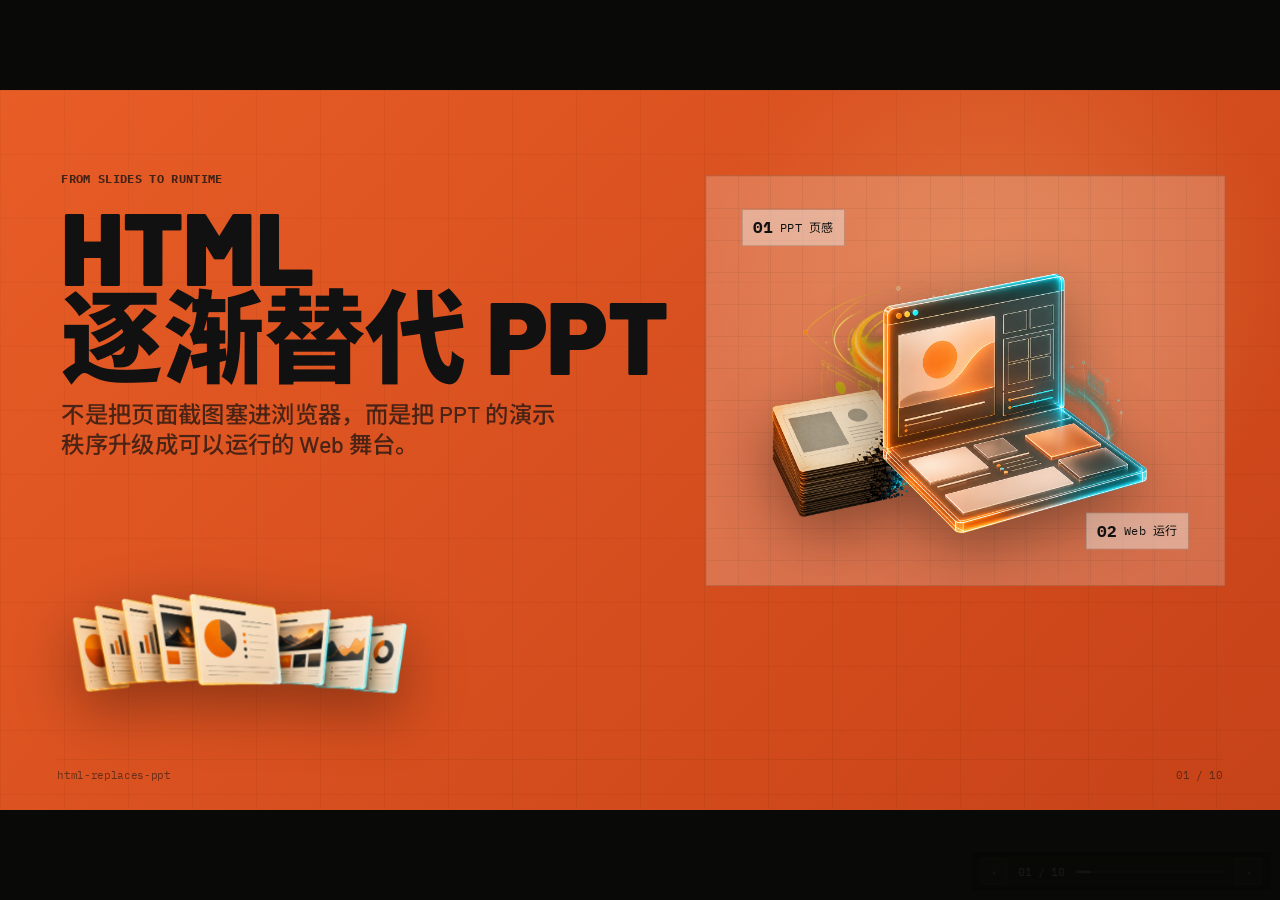
<file: outputs/html-replaces-ppt/index.html>
<!DOCTYPE html>
<html lang="zh-CN">
<head>
    <meta charset="UTF-8">
    <meta name="viewport" content="width=device-width, initial-scale=1.0">
    <title>HTML 逐渐替代 PPT</title>
    <link rel="preconnect" href="https://fonts.googleapis.com">
    <link rel="preconnect" href="https://fonts.gstatic.com" crossorigin>
    <link href="https://fonts.googleapis.com/css2?family=Barlow:wght@400;500;600;700;800;900&family=IBM+Plex+Mono:wght@400;500;600;700&family=Noto+Sans+SC:wght@400;500;700;900&display=swap" rel="stylesheet">
    <style>
        /* ===========================================
           THEME TOKENS
           Edit these variables to change the deck look.
           =========================================== */
        :root {
            --stage-bg: #090907;
            --slide-bg: #111111;
            --ink: #111111;
            --ink-2: #1a1a18;
            --cream: #f0ece5;
            --cream-2: #bdb7aa;
            --cream-3: #777267;
            --orange: #e85d26;
            --orange-2: #ff7a36;
            --cyan: #46d9eb;
            --magenta: #e954d4;
            --green: #9eea75;
            --line: #2b2b27;
            --line-on-orange: rgba(17, 17, 17, 0.2);
            --font-display: "Barlow", "Noto Sans SC", sans-serif;
            --font-body: "Barlow", "Noto Sans SC", sans-serif;
            --font-mono: "IBM Plex Mono", "Noto Sans SC", monospace;
            --ease: cubic-bezier(0.16, 1, 0.3, 1);
            --ease-hard: cubic-bezier(0.77, 0, 0.175, 1);
        }

        /* ===========================================
           RESET
           Keeps the slide stage predictable.
           =========================================== */
        * {
            box-sizing: border-box;
        }

        h1,
        h2,
        h3,
        p {
            margin: 0;
        }

        button,
        input,
        textarea,
        select {
            font: inherit;
        }

        /* ===========================================
           FIXED 16:9 STAGE: MANDATORY BASE STYLES
           Include this ENTIRE file in every presentation.
           Slides are authored at 1920×1080 and scaled as a whole.
           =========================================== */

        /* 1. Lock the browser viewport */
        html,
        body {
            width: 100%;
            height: 100%;
            margin: 0;
            overflow: hidden;
            background: var(--stage-bg, #000);
        }

        /* 2. Full-window deck viewport */
        .deck-viewport {
            position: fixed;
            inset: 0;
            overflow: hidden;
            background: var(--stage-bg, #000);
        }

        /* 3. Fixed 16:9 design canvas.
           JavaScript sets transform: translate(...) scale(...). */
        .deck-stage {
            position: absolute;
            left: 0;
            top: 0;
            width: 1920px;
            height: 1080px;
            overflow: hidden;
            transform-origin: 0 0;
            background: var(--slide-bg, #fff);
        }

        /* 4. Slides stack inside the fixed stage.
           Content must be laid out at 1920×1080, not reflowed per device. */
        .slide {
            position: absolute;
            inset: 0;
            width: 1920px;
            height: 1080px;
            overflow: hidden;
            display: block;
            visibility: hidden;
            opacity: 0;
            pointer-events: none;
            background: var(--slide-bg, #fff);
        }

        .slide.active,
        .slide.visible {
            visibility: visible;
            opacity: 1;
            pointer-events: auto;
            z-index: 1;
        }

        /* 5. Keep media inside authored slide bounds */
        img,
        video,
        canvas,
        svg {
            max-width: 100%;
            max-height: 100%;
        }

        /* 6. Presentation chrome stays outside the slide design system */
        .deck-controls {
            position: fixed;
            left: 50%;
            bottom: 22px;
            transform: translateX(-50%);
            z-index: 1000;
        }

        /* 7. Print one fixed-size slide per page */
        @media print {
            html,
            body {
                width: 1920px;
                height: auto;
                overflow: visible;
                background: #fff;
            }

            .deck-viewport {
                position: static;
                overflow: visible;
                background: #fff;
            }

            .deck-stage {
                position: static;
                width: auto;
                height: auto;
                transform: none !important;
                background: none;
            }

            .slide {
                position: relative;
                display: block !important;
                visibility: visible !important;
                opacity: 1 !important;
                pointer-events: auto !important;
                width: 1920px;
                height: 1080px;
                break-after: page;
                page-break-after: always;
            }

            .slide:last-child {
                break-after: auto;
                page-break-after: auto;
            }

            .deck-controls {
                display: none !important;
            }
        }

        /* 8. Reduced motion */
        @media (prefers-reduced-motion: reduce) {
            *,
            *::before,
            *::after {
                animation-duration: 0.01ms !important;
                transition-duration: 0.2s !important;
            }
        }

        /* ===========================================
           SLIDE FOUNDATION
           These classes create a PPT-like stage with web motion.
           =========================================== */
        body {
            font-family: var(--font-body);
            color: var(--cream);
        }

        .slide {
            padding: 74px 86px;
            color: var(--cream);
            isolation: isolate;
        }

        .slide.dark {
            background:
                radial-gradient(circle at 78% 22%, rgba(70, 217, 235, 0.16), transparent 28%),
                radial-gradient(circle at 18% 86%, rgba(232, 93, 38, 0.16), transparent 30%),
                linear-gradient(145deg, #111111 0%, #0c0c0a 100%);
        }

        .slide.orange {
            background:
                radial-gradient(circle at 78% 28%, rgba(255, 201, 129, 0.24), transparent 26%),
                linear-gradient(135deg, #e85d26 0%, #c64218 100%);
            color: var(--ink);
        }

        .slide::before {
            content: "";
            position: absolute;
            inset: 0;
            z-index: -3;
            background-image:
                linear-gradient(rgba(240, 236, 229, 0.035) 1px, transparent 1px),
                linear-gradient(90deg, rgba(240, 236, 229, 0.035) 1px, transparent 1px);
            background-size: 96px 96px;
            opacity: 0.72;
            transform: translate3d(calc(var(--px, 0) * -10px), calc(var(--py, 0) * -8px), 0);
        }

        .orange::before {
            background-image:
                linear-gradient(rgba(17, 17, 17, 0.07) 1px, transparent 1px),
                linear-gradient(90deg, rgba(17, 17, 17, 0.07) 1px, transparent 1px);
            opacity: 0.58;
        }

        .slide::after {
            content: "";
            position: absolute;
            inset: 0;
            z-index: -2;
            pointer-events: none;
            background: linear-gradient(90deg, transparent 0%, rgba(232, 93, 38, 0.1) 48%, transparent 100%);
            transform: translateX(-120%);
            opacity: 0;
        }

        .slide.visible::after {
            animation: scan 1.1s var(--ease-hard) 0.15s both;
        }

        .chrome {
            position: absolute;
            left: 86px;
            right: 86px;
            top: 46px;
            display: flex;
            align-items: center;
            justify-content: space-between;
            padding-bottom: 14px;
            border-bottom: 1px solid var(--line);
            color: var(--cream-3);
            font-family: var(--font-mono);
            font-size: 17px;
            letter-spacing: 0;
            z-index: 5;
        }

        .orange .chrome {
            color: rgba(17, 17, 17, 0.58);
            border-bottom-color: var(--line-on-orange);
        }

        .foot {
            position: absolute;
            left: 86px;
            right: 86px;
            bottom: 42px;
            display: flex;
            justify-content: space-between;
            padding-top: 14px;
            border-top: 1px solid var(--line);
            color: var(--cream-3);
            font-family: var(--font-mono);
            font-size: 16px;
            letter-spacing: 0;
            z-index: 5;
        }

        .orange .foot {
            color: rgba(17, 17, 17, 0.55);
            border-top-color: var(--line-on-orange);
        }

        .kicker {
            font-family: var(--font-mono);
            font-size: 18px;
            font-weight: 700;
            color: var(--orange);
            letter-spacing: 0;
            margin-bottom: 22px;
        }

        .orange .kicker {
            color: rgba(17, 17, 17, 0.76);
        }

        .mega {
            font-family: var(--font-display);
            font-size: 178px;
            font-weight: 900;
            line-height: 0.9;
            letter-spacing: 0;
        }

        .title-xl {
            font-family: var(--font-display);
            font-size: 132px;
            font-weight: 900;
            line-height: 0.93;
            letter-spacing: 0;
        }

        .title-lg {
            font-family: var(--font-display);
            font-size: 104px;
            font-weight: 900;
            line-height: 0.98;
            letter-spacing: 0;
        }

        .lead {
            font-size: 38px;
            font-weight: 500;
            line-height: 1.28;
            color: var(--cream-2);
        }

        .orange .lead {
            color: rgba(17, 17, 17, 0.76);
        }

        .body-copy {
            font-size: 30px;
            line-height: 1.45;
            color: var(--cream-2);
        }

        .orange .body-copy {
            color: rgba(17, 17, 17, 0.74);
        }

        .mono {
            font-family: var(--font-mono);
            letter-spacing: 0;
        }

        .accent {
            color: var(--orange);
        }

        .cyan {
            color: var(--cyan);
        }

        .orange .accent {
            color: var(--ink);
        }

        .rule {
            width: 136px;
            height: 5px;
            background: var(--orange);
            margin: 32px 0;
        }

        .orange .rule {
            background: var(--ink);
        }

        .two-col {
            position: absolute;
            inset: 150px 86px 112px 86px;
            display: grid;
            grid-template-columns: 0.95fr 1.05fr;
            gap: 64px;
            align-items: center;
        }

        .three-grid {
            display: grid;
            grid-template-columns: repeat(3, 1fr);
            gap: 28px;
        }

        .panel {
            border: 1px solid var(--line);
            background: rgba(255, 255, 255, 0.035);
            padding: 34px;
        }

        .orange .panel {
            border-color: var(--line-on-orange);
            background: rgba(17, 17, 17, 0.065);
        }

        .panel h3 {
            font-size: 42px;
            line-height: 1.08;
            margin-bottom: 16px;
            font-weight: 800;
        }

        .panel p {
            font-size: 27px;
            line-height: 1.36;
            color: var(--cream-2);
        }

        .orange .panel p {
            color: rgba(17, 17, 17, 0.7);
        }

        .tag {
            display: inline-flex;
            align-items: center;
            border: 1px solid var(--orange);
            color: var(--orange);
            padding: 9px 14px;
            font-family: var(--font-mono);
            font-size: 17px;
            line-height: 1;
            letter-spacing: 0;
        }

        .orange .tag {
            color: var(--ink);
            border-color: rgba(17, 17, 17, 0.35);
        }

        .asset {
            position: absolute;
            z-index: 2;
            filter: drop-shadow(0 24px 44px rgba(0, 0, 0, 0.42));
            transform: translate3d(calc(var(--px, 0) * 22px), calc(var(--py, 0) * 18px), 0);
        }

        .media-frame {
            position: relative;
            overflow: hidden;
            border: 1px solid var(--line);
            background: #050504;
        }

        .media-frame img {
            width: 100%;
            height: 100%;
            object-fit: cover;
            display: block;
        }

        .media-frame::after {
            content: "";
            position: absolute;
            inset: 0;
            background:
                linear-gradient(90deg, rgba(232, 93, 38, 0.2), transparent 38%),
                linear-gradient(0deg, rgba(0, 0, 0, 0.72), transparent 46%);
            pointer-events: none;
        }

        .shot-label {
            position: absolute;
            left: 26px;
            bottom: 24px;
            z-index: 2;
            color: var(--cream);
            font-family: var(--font-mono);
            font-size: 18px;
            letter-spacing: 0;
        }

        .mini-slide {
            position: relative;
            width: 280px;
            height: 158px;
            border: 2px solid rgba(17, 17, 17, 0.34);
            background: rgba(240, 236, 229, 0.72);
            padding: 20px;
        }

        .mini-slide::before {
            content: "";
            display: block;
            width: 78px;
            height: 18px;
            background: var(--orange);
            margin-bottom: 20px;
        }

        .mini-slide::after {
            content: "";
            display: block;
            width: 184px;
            height: 12px;
            background: rgba(17, 17, 17, 0.28);
            box-shadow: 0 24px 0 rgba(17, 17, 17, 0.18), 0 48px 0 rgba(17, 17, 17, 0.12);
        }

        .shape-line {
            position: absolute;
            height: 2px;
            background: var(--orange);
            transform-origin: left center;
            z-index: 1;
        }

        .html-code {
            border-left: 3px solid var(--orange);
            padding-left: 26px;
            color: var(--cream-2);
            font-family: var(--font-mono);
            font-size: 27px;
            line-height: 1.55;
        }

        .orange .html-code {
            color: rgba(17, 17, 17, 0.74);
            border-left-color: var(--ink);
        }

        .callout {
            position: absolute;
            z-index: 6;
            min-width: 210px;
            border: 1px solid rgba(240, 236, 229, 0.18);
            background: rgba(17, 17, 17, 0.72);
            padding: 18px 20px;
            color: var(--cream);
            font-family: var(--font-mono);
            font-size: 17px;
            line-height: 1.25;
        }

        .orange .callout {
            color: var(--ink);
            background: rgba(240, 236, 229, 0.48);
            border-color: rgba(17, 17, 17, 0.22);
        }

        .callout b {
            display: block;
            margin-bottom: 8px;
            color: var(--orange);
            font-size: 24px;
        }

        .orange .callout b {
            color: var(--ink);
        }

        .metric-row {
            display: grid;
            grid-template-columns: repeat(3, 1fr);
            gap: 16px;
            margin-top: 32px;
        }

        .metric {
            border-top: 2px solid var(--orange);
            padding-top: 15px;
        }

        .metric b {
            display: block;
            font-size: 48px;
            line-height: 1;
            color: var(--orange);
            font-weight: 900;
        }

        .metric span {
            display: block;
            margin-top: 10px;
            font-family: var(--font-mono);
            font-size: 15px;
            color: var(--cream-3);
            line-height: 1.25;
        }

        .orange .metric {
            border-top-color: var(--ink);
        }

        .orange .metric b,
        .orange .metric span {
            color: var(--ink);
        }

        .thumbnail-rail {
            position: absolute;
            display: flex;
            gap: 14px;
            z-index: 6;
        }

        .thumb-card {
            width: 116px;
            height: 66px;
            border: 1px solid rgba(240, 236, 229, 0.24);
            background:
                linear-gradient(90deg, var(--orange) 0 34%, transparent 34%),
                linear-gradient(rgba(240, 236, 229, 0.24) 0 0) 48px 18px / 48px 6px no-repeat,
                linear-gradient(rgba(240, 236, 229, 0.14) 0 0) 48px 34px / 38px 5px no-repeat,
                rgba(240, 236, 229, 0.04);
        }

        .orange .thumb-card {
            border-color: rgba(17, 17, 17, 0.24);
            background:
                linear-gradient(90deg, var(--ink) 0 34%, transparent 34%),
                linear-gradient(rgba(17, 17, 17, 0.35) 0 0) 48px 18px / 48px 6px no-repeat,
                linear-gradient(rgba(17, 17, 17, 0.2) 0 0) 48px 34px / 38px 5px no-repeat,
                rgba(240, 236, 229, 0.25);
        }

        .wire-card {
            position: absolute;
            z-index: 5;
            border: 1px solid rgba(240, 236, 229, 0.2);
            background: rgba(240, 236, 229, 0.035);
            padding: 18px;
        }

        .wire-card::before {
            content: "";
            display: block;
            width: 76px;
            height: 8px;
            background: var(--orange);
            margin-bottom: 18px;
        }

        .wire-card::after {
            content: "";
            display: block;
            width: 100%;
            height: 8px;
            background: rgba(240, 236, 229, 0.2);
            box-shadow: 0 18px 0 rgba(240, 236, 229, 0.14), 0 36px 0 rgba(240, 236, 229, 0.1);
        }

        .orange .wire-card {
            border-color: rgba(17, 17, 17, 0.22);
            background: rgba(240, 236, 229, 0.28);
        }

        .orange .wire-card::before {
            background: var(--ink);
        }

        .orange .wire-card::after {
            background: rgba(17, 17, 17, 0.32);
            box-shadow: 0 18px 0 rgba(17, 17, 17, 0.2), 0 36px 0 rgba(17, 17, 17, 0.13);
        }

        .chart-spark {
            position: absolute;
            z-index: 5;
            width: 280px;
            height: 132px;
            border: 1px solid rgba(240, 236, 229, 0.18);
            background: rgba(17, 17, 17, 0.45);
            overflow: hidden;
        }

        .chart-spark i {
            position: absolute;
            bottom: 18px;
            width: 28px;
            background: var(--orange);
        }

        .chart-spark i:nth-child(1) { left: 28px; height: 34px; opacity: 0.42; }
        .chart-spark i:nth-child(2) { left: 72px; height: 62px; opacity: 0.58; }
        .chart-spark i:nth-child(3) { left: 116px; height: 46px; opacity: 0.74; }
        .chart-spark i:nth-child(4) { left: 160px; height: 82px; }
        .chart-spark i:nth-child(5) { left: 204px; height: 58px; background: var(--cyan); }

        /* ===========================================
           ENTRANCE AND AMBIENT MOTION
           Slide elements reveal in a presenter-friendly sequence.
           =========================================== */
        .reveal {
            opacity: 0;
            transform: translateY(34px);
            transition:
                opacity 0.62s var(--ease),
                transform 0.62s var(--ease),
                filter 0.62s var(--ease);
            transition-delay: var(--d, 0s);
            filter: blur(8px);
        }

        .slide.visible .reveal {
            opacity: 1;
            transform: translateY(0);
            filter: blur(0);
        }

        .reveal-left {
            opacity: 0;
            transform: translateX(-70px);
            transition:
                opacity 0.68s var(--ease),
                transform 0.68s var(--ease);
            transition-delay: var(--d, 0s);
        }

        .slide.visible .reveal-left {
            opacity: 1;
            transform: translateX(0);
        }

        .reveal-scale {
            opacity: 0;
            transform: scale(0.86);
            transition:
                opacity 0.74s var(--ease),
                transform 0.74s var(--ease);
            transition-delay: var(--d, 0s);
        }

        .slide.visible .reveal-scale {
            opacity: 1;
            transform: scale(1);
        }

        .float-soft {
            animation: floatSoft 5.2s ease-in-out infinite alternate;
        }

        .float-hard {
            animation: floatHard 4.8s ease-in-out infinite alternate;
        }

        .pulse-glow {
            animation: pulseGlow 3.2s ease-in-out infinite;
        }

        .dash {
            position: absolute;
            height: 4px;
            background: linear-gradient(90deg, transparent, var(--cyan), var(--orange), transparent);
            opacity: 0.85;
            transform-origin: left center;
            animation: dashMove 2.4s linear infinite;
        }

        @keyframes scan {
            0% {
                opacity: 0;
                transform: translateX(-120%);
            }
            18% {
                opacity: 1;
            }
            100% {
                opacity: 0;
                transform: translateX(120%);
            }
        }

        @keyframes floatSoft {
            from {
                translate: 0 0;
            }
            to {
                translate: 0 -18px;
            }
        }

        @keyframes floatHard {
            from {
                translate: 0 0;
                rotate: -1deg;
            }
            to {
                translate: 8px -24px;
                rotate: 1deg;
            }
        }

        @keyframes pulseGlow {
            0%,
            100% {
                filter: drop-shadow(0 24px 44px rgba(0, 0, 0, 0.4)) drop-shadow(0 0 0 rgba(232, 93, 38, 0));
            }
            50% {
                filter: drop-shadow(0 24px 44px rgba(0, 0, 0, 0.4)) drop-shadow(0 0 34px rgba(232, 93, 38, 0.5));
            }
        }

        @keyframes dashMove {
            from {
                background-position: 0 0;
            }
            to {
                background-position: 220px 0;
            }
        }

        /* ===========================================
           SLIDE-SPECIFIC COMPOSITION
           Each slide is still a PPT-like full screen.
           =========================================== */
        .s1 .title-stack {
            position: absolute;
            left: 90px;
            top: 110px;
            width: 980px;
            z-index: 4;
        }

        .s1 .lead {
            width: 790px;
            margin-top: 30px;
            color: rgba(17, 17, 17, 0.78);
        }

        .s1 .browser-asset {
            width: 770px;
            right: 70px;
            bottom: 72px;
        }

        .s1 .ppt-asset {
            width: 420px;
            right: 650px;
            bottom: 86px;
            opacity: 0.92;
        }

        .s1 .carousel-asset {
            width: 560px;
            left: 76px;
            bottom: 86px;
        }

        .s1 .callout-a {
            right: 142px;
            top: 108px;
        }

        .s1 .callout-b {
            right: 598px;
            top: 198px;
        }

        .s1 .dash-a {
            left: 1010px;
            top: 578px;
            width: 520px;
            rotate: -14deg;
        }

        .s1 .rail-a {
            left: 92px;
            top: 50px;
        }

        .s2 .copy {
            align-self: start;
            padding-top: 38px;
        }

        .s2 .media-frame {
            width: 814px;
            height: 594px;
        }

        .s2 .chart-pack {
            width: 400px;
            right: 24px;
            bottom: 118px;
        }

        .s2 .wire-a {
            left: 814px;
            top: 216px;
            width: 210px;
            height: 122px;
        }

        .s2 .wire-b {
            right: 108px;
            top: 206px;
            width: 236px;
            height: 136px;
        }

        .s2 .point-list {
            margin-top: 42px;
            display: grid;
            gap: 20px;
            font-size: 34px;
            line-height: 1.22;
        }

        .s2 .point-list span::before {
            content: "/";
            color: var(--orange);
            font-family: var(--font-mono);
            margin-right: 16px;
        }

        .s3 .deck-strip {
            position: absolute;
            left: 92px;
            bottom: 150px;
            display: flex;
            gap: 24px;
        }

        .s3 .deck-strip .mini-slide:nth-child(2) {
            transform: translateY(-40px);
        }

        .s3 .deck-strip .mini-slide:nth-child(3) {
            transform: translateY(26px);
        }

        .s3 .carousel-asset {
            width: 620px;
            left: 780px;
            bottom: 110px;
        }

        .s3 .stack-asset {
            width: 540px;
            right: 100px;
            bottom: 130px;
        }

        .s3 .claim {
            position: absolute;
            left: 90px;
            top: 124px;
            width: 1140px;
        }

        .s4 .browser-asset {
            width: 680px;
            left: 110px;
            top: 250px;
        }

        .s4 .editor-controls {
            width: 520px;
            left: 280px;
            top: 475px;
        }

        .s4 .checklist {
            position: absolute;
            right: 116px;
            top: 190px;
            width: 780px;
            display: grid;
            gap: 22px;
        }

        .s4 .check {
            display: grid;
            grid-template-columns: 76px 1fr;
            align-items: center;
            min-height: 84px;
            border-bottom: 1px solid var(--line);
            font-size: 38px;
            font-weight: 800;
        }

        .s4 .check b {
            color: var(--orange);
            font-family: var(--font-mono);
            font-size: 32px;
        }

        .s5 .compare {
            position: absolute;
            left: 86px;
            right: 86px;
            top: 176px;
            bottom: 130px;
            display: grid;
            grid-template-columns: 1fr 1fr;
            border: 1px solid var(--line);
        }

        .s5 .side {
            position: relative;
            padding: 52px;
            overflow: hidden;
        }

        .s5 .side + .side {
            border-left: 1px solid var(--line);
        }

        .s5 .side h2 {
            font-size: 88px;
            line-height: 0.98;
            font-weight: 900;
            margin-bottom: 22px;
        }

        .s5 .side p {
            width: 560px;
            font-size: 32px;
            line-height: 1.34;
            color: var(--cream-2);
        }

        .s5 .side img {
            position: absolute;
            right: 22px;
            bottom: -36px;
            width: 520px;
        }

        .s5 .html-side img {
            width: 600px;
            right: -20px;
        }

        .s5 .chart-pack {
            width: 320px;
            left: 585px;
            bottom: 46px;
        }

        .s5 .export-kit {
            width: 260px;
            right: 442px;
            bottom: 42px;
            opacity: 0.9;
        }

        .s6 .motion-asset {
            width: 840px;
            right: 34px;
            top: 250px;
        }

        .s6 .idea-stack {
            position: absolute;
            left: 92px;
            top: 170px;
            width: 790px;
        }

        .s6 .idea-stack .title-lg {
            margin-bottom: 42px;
        }

        .s6 .chips {
            display: flex;
            flex-wrap: wrap;
            gap: 16px;
        }

        .s6 .tag {
            font-size: 21px;
            padding: 12px 18px;
        }

        .s6 .chart-a {
            left: 920px;
            top: 170px;
        }

        .s6 .wire-a {
            right: 160px;
            bottom: 152px;
            width: 300px;
            height: 160px;
        }

        .s7 .layer-lab {
            position: absolute;
            inset: 142px 86px 116px 86px;
        }

        .s7 .object-browser {
            width: 520px;
            left: 86px;
            top: 345px;
        }

        .s7 .object-stack {
            width: 430px;
            left: 330px;
            top: 585px;
            opacity: 0.94;
        }

        .s7 .object-layers {
            width: 610px;
            left: 750px;
            top: 340px;
        }

        .s7 .object-motion {
            width: 690px;
            right: 82px;
            bottom: 120px;
        }

        .s7 .editor-controls {
            width: 410px;
            left: 126px;
            top: 172px;
            opacity: 0.9;
        }

        .s7 .caption-block {
            position: absolute;
            right: 112px;
            top: 156px;
            width: 620px;
            z-index: 4;
        }

        .s8 .devices-asset {
            width: 820px;
            right: 80px;
            top: 248px;
        }

        .s8 .export-kit {
            width: 390px;
            right: 448px;
            bottom: 118px;
        }

        .s8 .route {
            position: absolute;
            left: 110px;
            top: 212px;
            width: 690px;
            display: grid;
            gap: 18px;
        }

        .s8 .route-item {
            display: grid;
            grid-template-columns: 116px 1fr;
            align-items: center;
            border-bottom: 1px solid var(--line);
            padding-bottom: 22px;
        }

        .s8 .route-item b {
            font-family: var(--font-mono);
            color: var(--orange);
            font-size: 30px;
        }

        .s8 .route-item span {
            font-size: 36px;
            font-weight: 800;
        }

        .s9 .flow {
            position: absolute;
            left: 86px;
            right: 86px;
            bottom: 150px;
            display: grid;
            grid-template-columns: repeat(4, 1fr);
            gap: 18px;
        }

        .s9 .step {
            min-height: 230px;
            padding: 30px;
            border: 1px solid var(--line-on-orange);
            background: rgba(17, 17, 17, 0.075);
        }

        .s9 .step b {
            font-family: var(--font-mono);
            font-size: 23px;
            color: rgba(17, 17, 17, 0.56);
        }

        .s9 .step h3 {
            margin-top: 36px;
            font-size: 40px;
            line-height: 1.08;
            font-weight: 900;
        }

        .s9 .scene {
            position: absolute;
            right: 88px;
            top: 136px;
            width: 694px;
            height: 374px;
            border: 1px solid var(--line-on-orange);
            overflow: hidden;
        }

        .s9 .scene img {
            width: 100%;
            height: 100%;
            object-fit: cover;
        }

        .s9 .editor-controls {
            width: 330px;
            right: 742px;
            top: 226px;
        }

        .s9 .chart-pack {
            width: 300px;
            right: 90px;
            bottom: 156px;
        }

        .s10 .final-stack {
            position: absolute;
            left: 92px;
            top: 132px;
            width: 1100px;
            z-index: 5;
        }

        .s10 .final-stack .lead {
            width: 910px;
            margin-top: 34px;
        }

        .s10 .browser-asset {
            width: 600px;
            right: 62px;
            bottom: 136px;
        }

        .s10 .motion-asset {
            width: 820px;
            right: 300px;
            bottom: 52px;
            opacity: 0.7;
        }

        .s10 .ppt-asset {
            width: 300px;
            right: 90px;
            top: 142px;
            opacity: 0.72;
        }

        .s10 .carousel-asset {
            width: 460px;
            right: 546px;
            top: 72px;
            opacity: 0.82;
        }

        .s10 .export-kit {
            width: 330px;
            right: 74px;
            top: 372px;
        }

        /* ===========================================
           V2 INTEGRATED PPT SYSTEM
           Generated images are treated as purposeful slide objects.
           =========================================== */
        .v2-hero {
            position: absolute;
            left: 92px;
            top: 122px;
            z-index: 5;
        }

        .v2-title {
            font-size: 122px;
            line-height: 0.94;
            font-weight: 900;
            letter-spacing: 0;
        }

        .v2-title.large {
            font-size: 152px;
            line-height: 0.88;
        }

        .v2-lead {
            width: 760px;
            margin-top: 28px;
            font-size: 35px;
            line-height: 1.3;
            font-weight: 500;
            color: var(--cream-2);
        }

        .orange .v2-lead {
            color: rgba(17, 17, 17, 0.72);
        }

        .v2-board {
            position: absolute;
            border: 1px solid var(--line);
            background: rgba(240, 236, 229, 0.035);
            overflow: hidden;
        }

        .orange .v2-board {
            border-color: rgba(17, 17, 17, 0.22);
            background: rgba(240, 236, 229, 0.24);
        }

        .v2-board::before {
            content: "";
            position: absolute;
            inset: 0;
            background-image:
                linear-gradient(rgba(240, 236, 229, 0.035) 1px, transparent 1px),
                linear-gradient(90deg, rgba(240, 236, 229, 0.035) 1px, transparent 1px);
            background-size: 48px 48px;
            pointer-events: none;
        }

        .orange .v2-board::before {
            background-image:
                linear-gradient(rgba(17, 17, 17, 0.06) 1px, transparent 1px),
                linear-gradient(90deg, rgba(17, 17, 17, 0.06) 1px, transparent 1px);
        }

        .v2-img {
            position: absolute;
            z-index: 3;
            filter: drop-shadow(0 28px 46px rgba(0, 0, 0, 0.38));
        }

        .v2-label {
            position: absolute;
            z-index: 6;
            display: inline-flex;
            align-items: center;
            gap: 12px;
            min-height: 48px;
            padding: 12px 16px;
            border: 1px solid rgba(240, 236, 229, 0.18);
            background: rgba(17, 17, 17, 0.76);
            color: var(--cream);
            font-family: var(--font-mono);
            font-size: 18px;
            line-height: 1.2;
        }

        .orange .v2-label {
            border-color: rgba(17, 17, 17, 0.22);
            background: rgba(240, 236, 229, 0.46);
            color: var(--ink);
        }

        .v2-label b {
            color: var(--orange);
            font-size: 24px;
        }

        .orange .v2-label b {
            color: var(--ink);
        }

        .v2-rail {
            position: absolute;
            z-index: 6;
            display: flex;
            gap: 14px;
            padding: 14px;
            border: 1px solid rgba(17, 17, 17, 0.2);
            background: rgba(240, 236, 229, 0.22);
        }

        .v2-thumb {
            width: 132px;
            height: 74px;
            border: 1px solid rgba(17, 17, 17, 0.32);
            background:
                linear-gradient(90deg, var(--ink) 0 28%, transparent 28%),
                linear-gradient(rgba(17, 17, 17, 0.32) 0 0) 48px 20px / 58px 7px no-repeat,
                linear-gradient(rgba(17, 17, 17, 0.18) 0 0) 48px 38px / 42px 6px no-repeat,
                rgba(240, 236, 229, 0.76);
        }

        .v2-thumb.active {
            border-color: var(--cyan);
            box-shadow: 0 0 0 2px rgba(70, 217, 235, 0.42);
        }

        .v2-card-grid {
            position: absolute;
            left: 86px;
            right: 86px;
            bottom: 126px;
            display: grid;
            gap: 22px;
        }

        .v2-card-grid.cols-3 {
            grid-template-columns: repeat(3, 1fr);
        }

        .v2-card-grid.cols-4 {
            grid-template-columns: repeat(4, 1fr);
        }

        .v2-card {
            min-height: 210px;
            border: 1px solid var(--line);
            background: rgba(240, 236, 229, 0.035);
            padding: 28px;
        }

        .orange .v2-card {
            border-color: rgba(17, 17, 17, 0.22);
            background: rgba(240, 236, 229, 0.26);
        }

        .v2-card b {
            display: block;
            color: var(--orange);
            font-family: var(--font-mono);
            font-size: 21px;
            margin-bottom: 34px;
        }

        .orange .v2-card b {
            color: rgba(17, 17, 17, 0.6);
        }

        .v2-card h3 {
            font-size: 42px;
            line-height: 1.05;
            font-weight: 900;
            letter-spacing: 0;
        }

        .v2-card p {
            margin-top: 14px;
            font-size: 25px;
            line-height: 1.35;
            color: var(--cream-2);
        }

        .orange .v2-card p {
            color: rgba(17, 17, 17, 0.68);
        }

        .v2-split {
            position: absolute;
            inset: 150px 86px 118px 86px;
            display: grid;
            grid-template-columns: 0.92fr 1.08fr;
            gap: 58px;
            align-items: stretch;
        }

        .v2-split > .v2-board {
            position: relative;
            inset: auto;
            width: 100%;
            height: 100%;
        }

        .v2-panel {
            position: relative;
            border: 1px solid var(--line);
            background: rgba(240, 236, 229, 0.035);
            overflow: hidden;
            padding: 42px;
        }

        .orange .v2-panel {
            border-color: rgba(17, 17, 17, 0.22);
            background: rgba(240, 236, 229, 0.26);
        }

        .v2-panel-title {
            font-size: 76px;
            line-height: 0.98;
            font-weight: 900;
            margin-bottom: 20px;
        }

        .v2-panel-copy {
            width: 560px;
            font-size: 30px;
            line-height: 1.34;
            color: var(--cream-2);
        }

        .orange .v2-panel-copy {
            color: rgba(17, 17, 17, 0.72);
        }

        .v2-list {
            display: grid;
            gap: 18px;
            margin-top: 34px;
        }

        .v2-list div {
            display: grid;
            grid-template-columns: 82px 1fr;
            align-items: center;
            border-bottom: 1px solid var(--line);
            padding-bottom: 15px;
            font-size: 36px;
            font-weight: 800;
        }

        .orange .v2-list div {
            border-bottom-color: rgba(17, 17, 17, 0.2);
        }

        .v2-list b {
            font-family: var(--font-mono);
            color: var(--orange);
            font-size: 27px;
        }

        .orange .v2-list b {
            color: rgba(17, 17, 17, 0.62);
        }

        .v2-stage-shot {
            position: absolute;
            inset: 0;
            width: 100%;
            height: 100%;
            object-fit: cover;
        }

        .v2-stage-shot-cover::after,
        .v2-panel.media::after {
            content: "";
            position: absolute;
            inset: 0;
            background: linear-gradient(0deg, rgba(0, 0, 0, 0.68), transparent 58%);
            pointer-events: none;
        }

        .v2-code {
            font-family: var(--font-mono);
            font-size: 24px;
            line-height: 1.55;
            color: var(--cream-2);
            border-left: 3px solid var(--orange);
            padding-left: 22px;
        }

        .orange .v2-code {
            color: rgba(17, 17, 17, 0.72);
            border-left-color: var(--ink);
        }

        .v2-matrix {
            position: absolute;
            left: 86px;
            right: 86px;
            bottom: 128px;
            display: grid;
            grid-template-columns: 1.1fr 1fr 1fr;
            border: 1px solid var(--line);
        }

        .v2-matrix .cell {
            min-height: 154px;
            padding: 24px;
            border-right: 1px solid var(--line);
            border-bottom: 1px solid var(--line);
        }

        .v2-matrix .cell:nth-child(3n) {
            border-right: 0;
        }

        .v2-matrix .cell:nth-last-child(-n + 3) {
            border-bottom: 0;
        }

        .v2-matrix b {
            display: block;
            font-family: var(--font-mono);
            color: var(--orange);
            font-size: 18px;
            margin-bottom: 14px;
        }

        .v2-matrix span {
            font-size: 31px;
            line-height: 1.18;
            font-weight: 800;
        }

        .v2-flow {
            position: absolute;
            left: 88px;
            right: 88px;
            bottom: 138px;
            display: grid;
            grid-template-columns: repeat(4, 1fr);
            gap: 18px;
        }

        .v2-flow .step {
            min-height: 246px;
            border: 1px solid rgba(17, 17, 17, 0.22);
            background: rgba(240, 236, 229, 0.28);
            padding: 28px;
        }

        .v2-flow b {
            font-family: var(--font-mono);
            font-size: 20px;
            color: rgba(17, 17, 17, 0.55);
        }

        .v2-flow h3 {
            margin-top: 42px;
            font-size: 42px;
            line-height: 1.05;
            font-weight: 900;
        }

        .v2-artboard {
            position: absolute;
            left: 86px;
            right: 86px;
            top: 168px;
            bottom: 120px;
            border: 1px solid var(--line);
            background: rgba(240, 236, 229, 0.035);
        }

        .v2-lane {
            position: absolute;
            left: 0;
            right: 0;
            height: 1px;
            background: var(--line);
        }

        .v2-lane:nth-child(1) { top: 25%; }
        .v2-lane:nth-child(2) { top: 50%; }
        .v2-lane:nth-child(3) { top: 75%; }

        .v2-chip {
            position: absolute;
            z-index: 4;
            border: 1px solid rgba(240, 236, 229, 0.18);
            background: rgba(17, 17, 17, 0.76);
            color: var(--cream);
            padding: 12px 15px;
            font-family: var(--font-mono);
            font-size: 17px;
        }

        .orange .v2-chip {
            border-color: rgba(17, 17, 17, 0.22);
            background: rgba(240, 236, 229, 0.5);
            color: var(--ink);
        }

        .v2-line {
            position: absolute;
            height: 2px;
            background: linear-gradient(90deg, var(--orange), var(--cyan));
            transform-origin: left center;
            z-index: 2;
        }

        .p1 .visual {
            right: 82px;
            top: 128px;
            width: 780px;
            height: 616px;
        }

        .p1 .browser { width: 620px; right: 30px; bottom: 42px; }
        .p1 .stack { width: 318px; left: 48px; bottom: 70px; }
        .p1 .motion { width: 560px; left: 106px; top: 130px; opacity: 0.72; }
        .p1 .carousel { width: 526px; left: 100px; bottom: 98px; }

        .p2 .carousel { width: 760px; right: 80px; top: 210px; }
        .p2 .rail { right: 134px; bottom: 172px; }

        .p3 .chart-pack { width: 548px; right: 110px; top: 226px; }
        .p3 .browser { width: 372px; right: 462px; bottom: 126px; opacity: 0.95; }

        .p4 .browser { width: 704px; right: 130px; top: 250px; }
        .p4 .motion { width: 600px; right: 198px; bottom: 118px; opacity: 0.64; }

        .p5 .ppt { width: 500px; right: 20px; bottom: 10px; }
        .p5 .html { width: 585px; right: -10px; bottom: -18px; }

        .p6 .browser { width: 336px; left: 80px; bottom: 82px; }
        .p6 .html { width: 462px; left: 360px; top: 286px; }
        .p6 .motion { width: 540px; right: 54px; top: 132px; opacity: 0.82; }
        .p6 .chart { width: 338px; left: 96px; top: 248px; }

        .p6 .v2-title {
            font-size: 76px;
            line-height: 1.02;
        }

        .p6 .v2-lead {
            width: 650px;
            font-size: 27px;
        }

        .p6 .v2-artboard {
            left: 760px;
            right: 86px;
            top: 168px;
            bottom: 124px;
        }

        .p7 .editor { width: 700px; left: 128px; top: 270px; }
        .p7 .browser { width: 420px; left: 426px; bottom: 110px; opacity: 0.88; }

        .p8 .devices { width: 740px; right: 110px; top: 204px; }
        .p8 .export { width: 300px; right: 746px; top: 426px; }

        .p9 .scene {
            position: absolute;
            right: 90px;
            top: 132px;
            width: 690px;
            height: 394px;
            border: 1px solid rgba(17, 17, 17, 0.22);
            overflow: hidden;
        }

        .p9 .scene img {
            width: 100%;
            height: 100%;
            object-fit: cover;
        }

        .p9 .export { width: 316px; right: 120px; bottom: 184px; }

        .p10 .browser { width: 520px; right: 90px; bottom: 118px; }
        .p10 .carousel { width: 450px; right: 580px; top: 104px; opacity: 0.84; }
        .p10 .motion { width: 740px; right: 278px; bottom: 54px; opacity: 0.62; }

        /* ===========================================
           PRESENTATION CHROME
           Compact controls outside the fixed stage.
           =========================================== */
        .deck-controls {
            display: flex;
            align-items: center;
            gap: 14px;
            padding: 8px 12px;
            border: 1px solid rgba(240, 236, 229, 0.18);
            background: rgba(8, 8, 7, 0.72);
            color: var(--cream);
            backdrop-filter: blur(12px);
            font-family: var(--font-mono);
            font-size: 13px;
            left: auto;
            right: 8px;
            bottom: 8px;
            transform: none;
            scale: 0.82;
            transform-origin: right bottom;
            opacity: 0.08;
            transition: opacity 0.2s ease;
        }

        .deck-controls:hover {
            opacity: 0.96;
        }

        .control-btn {
            width: 32px;
            height: 32px;
            border: 1px solid rgba(240, 236, 229, 0.2);
            background: rgba(240, 236, 229, 0.05);
            color: var(--cream);
            cursor: pointer;
        }

        .progress {
            width: 180px;
            height: 3px;
            background: rgba(240, 236, 229, 0.16);
        }

        .progress-bar {
            height: 100%;
            width: 10%;
            background: linear-gradient(90deg, var(--orange), var(--cyan));
            transition: width 0.35s var(--ease);
        }

    </style>
    <link rel="stylesheet" href="visual-editor/editor-runtime.css">
</head>
<body>
    <div class="deck-viewport">
        <main class="deck-stage" id="deckStage" aria-label="HTML 逐渐替代 PPT 演示">
            <section class="slide orange p1 active" data-title="封面">
                <div class="v2-hero">
                    <div class="kicker reveal">FROM SLIDES TO RUNTIME</div>
                    <h1 class="v2-title large reveal" style="--d:0.08s">HTML<br>逐渐替代 PPT</h1>
                    <p class="v2-lead reveal" style="--d:0.2s">不是把页面截图塞进浏览器，而是把 PPT 的演示秩序升级成可以运行的 Web 舞台。</p>
                </div>
                <div class="v2-board visual reveal-scale" style="--d:0.18s">
                    <img class="v2-img motion float-soft" src="assets/object-motion-trail.png" alt="动效路径素材">
                    <img class="v2-img stack float-soft" src="assets/object-ppt-stack.png" alt="旧幻灯片堆叠素材">
                    <img class="v2-img browser float-hard pulse-glow" src="assets/object-browser-stage.png" alt="HTML 浏览器舞台素材">
                    <div class="v2-label reveal-left" style="left:54px;top:50px;--d:0.34s"><b>01</b>PPT 页感</div>
                    <div class="v2-label reveal-left" style="right:54px;bottom:54px;--d:0.42s"><b>02</b>Web 运行</div>
                </div>
                <img class="v2-img carousel reveal-scale" style="--d:0.3s" src="assets/object-slide-carousel.png" alt="演示缩略页素材">
                <div class="foot"><span>html-replaces-ppt</span><span>01 / 10</span></div>
            </section>

            <section class="slide dark p2" data-title="PPT 的标准">
                <div class="chrome"><span>01 / 先继承</span><span>What PPT got right</span></div>
                <div class="v2-hero" style="width:760px;">
                    <div class="kicker reveal">PRESENTATION CONTRACT</div>
                    <h2 class="v2-title reveal" style="--d:0.08s">PPT 的核心不是软件，是演示秩序</h2>
                    <p class="v2-lead reveal" style="--d:0.18s">一页一个观点、固定画幅、可控翻页、强层级。这些必须先保留，HTML 才谈得上替代。</p>
                </div>
                <img class="v2-img carousel reveal-scale float-soft" style="--d:0.2s" src="assets/object-slide-carousel.png" alt="PPT 式缩略页轮播素材">
                <div class="v2-rail rail reveal" style="--d:0.34s">
                    <div class="v2-thumb active"></div>
                    <div class="v2-thumb"></div>
                    <div class="v2-thumb"></div>
                    <div class="v2-thumb"></div>
                </div>
                <div class="v2-card-grid cols-4">
                    <div class="v2-card reveal" style="--d:0.18s"><b>01</b><h3>16:9</h3><p>投影、录屏、导出都稳定。</p></div>
                    <div class="v2-card reveal" style="--d:0.26s"><b>02</b><h3>页级叙事</h3><p>每一页只推进一个判断。</p></div>
                    <div class="v2-card reveal" style="--d:0.34s"><b>03</b><h3>翻页节奏</h3><p>方向键和空格就是控制器。</p></div>
                    <div class="v2-card reveal" style="--d:0.42s"><b>04</b><h3>现场可讲</h3><p>观众看到的仍是演示文稿。</p></div>
                </div>
                <div class="foot"><span>keep the deck grammar</span><span>02 / 10</span></div>
            </section>

            <section class="slide dark p3" data-title="替代条件">
                <div class="chrome"><span>02 / 标准</span><span>Replacement criteria</span></div>
                <div class="v2-hero" style="width:760px;">
                    <div class="kicker reveal">WHEN HTML BECOMES A DECK</div>
                    <h2 class="v2-title reveal" style="--d:0.08s">替代不是“更炫”，而是更完整</h2>
                    <p class="v2-lead reveal" style="--d:0.18s">只要播放、编辑、素材、输出四件事都闭环，HTML 就不再只是网页。</p>
                </div>
                <img class="v2-img chart-pack reveal-scale float-soft" style="--d:0.2s" src="assets/object-chart-pack.png" alt="图表与内容组件素材">
                <img class="v2-img browser reveal-scale float-hard" style="--d:0.34s" src="assets/object-browser-stage.png" alt="浏览器舞台素材">
                <div class="v2-card-grid cols-4">
                    <div class="v2-card reveal" style="--d:0.18s"><b>PLAY</b><h3>像 PPT 一样播放</h3><p>固定画幅、翻页、进度、触控。</p></div>
                    <div class="v2-card reveal" style="--d:0.26s"><b>EDIT</b><h3>像设计稿一样改</h3><p>文字、图片、位置、动效都可调。</p></div>
                    <div class="v2-card reveal" style="--d:0.34s"><b>MEDIA</b><h3>像网页一样承载</h3><p>图表、视频、代码、交互都原生。</p></div>
                    <div class="v2-card reveal" style="--d:0.42s"><b>SHIP</b><h3>像链接一样分发</h3><p>本地文件夹、PDF、URL 都可用。</p></div>
                </div>
                <div class="foot"><span>play / edit / media / ship</span><span>03 / 10</span></div>
            </section>

            <section class="slide orange p4" data-title="运行时舞台">
                <div class="v2-split">
                    <div>
                        <div class="kicker reveal">WEB-NATIVE STAGE</div>
                        <h2 class="v2-title reveal" style="--d:0.08s">PPT 是文件，<br>HTML 是运行时</h2>
                        <p class="v2-lead reveal" style="--d:0.18s">同样是一页页讲，但底层从“静态对象”变成“浏览器渲染”：布局、动画、媒体、交互都可以按场景运行。</p>
                        <div class="v2-list reveal" style="--d:0.3s">
                            <div><b>01</b><span>CSS 控制版式</span></div>
                            <div><b>02</b><span>JS 控制播放</span></div>
                            <div><b>03</b><span>素材分层进入</span></div>
                        </div>
                    </div>
                    <div class="v2-board reveal-scale" style="--d:0.2s">
                        <img class="v2-img browser float-hard pulse-glow" src="assets/object-browser-stage.png" alt="浏览器演示舞台素材">
                        <img class="v2-img motion float-soft" src="assets/object-motion-trail.png" alt="动效路径素材">
                        <div class="v2-chip" style="left:54px;top:54px;">fixed 1920 × 1080</div>
                        <div class="v2-chip" style="right:54px;bottom:54px;">keyboard / touch / export</div>
                    </div>
                </div>
                <div class="foot"><span>runtime is the new presentation container</span><span>04 / 10</span></div>
            </section>

            <section class="slide dark p5" data-title="前后对比">
                <div class="chrome"><span>03 / 对比</span><span>PPT file vs HTML runtime</span></div>
                <div class="v2-split">
                    <div class="v2-panel reveal-left">
                        <div class="tag">PPT FILE</div>
                        <h2 class="v2-panel-title">封闭交付</h2>
                        <p class="v2-panel-copy">适合把内容装进一个文件，但素材、动效和编辑能力大多被锁进软件生态。</p>
                        <div class="v2-list">
                            <div><b>LIMIT</b><span>媒体能力有限</span></div>
                            <div><b>LIMIT</b><span>协作依赖软件</span></div>
                        </div>
                        <img class="v2-img ppt float-soft" src="assets/object-ppt-stack.png" alt="PPT 文件堆叠素材">
                    </div>
                    <div class="v2-panel reveal-left" style="--d:0.16s">
                        <div class="tag">HTML RUNTIME</div>
                        <h2 class="v2-panel-title"><span class="accent">开放运行</span></h2>
                        <p class="v2-panel-copy">演示仍然是一页页播放，但每一页都可以承载真实 Web 能力。</p>
                        <div class="v2-list">
                            <div><b>GAIN</b><span>素材和组件分层</span></div>
                            <div><b>GAIN</b><span>本地或 URL 分发</span></div>
                        </div>
                        <img class="v2-img html float-hard" src="assets/object-html-layers.png" alt="HTML 分层素材">
                    </div>
                </div>
                <div class="foot"><span>replacement starts when the behavior is better</span><span>05 / 10</span></div>
            </section>

            <section class="slide dark p6" data-title="素材分层">
                <div class="chrome"><span>04 / 设计方式</span><span>Image objects, not page screenshots</span></div>
                <div class="v2-hero" style="width:700px;top:112px;">
                    <div class="kicker reveal">DESIGN THE LAYERS</div>
                    <h2 class="v2-title reveal" style="--d:0.08s">图片不负责整页，<br>图片只负责质感</h2>
                    <p class="v2-lead reveal" style="--d:0.18s">页面结构、标题、标注、动效都由 HTML 负责；生成图只作为可移动的舞台道具。</p>
                </div>
                <div class="v2-artboard reveal-scale" style="--d:0.16s">
                    <div class="v2-lane"></div>
                    <div class="v2-lane"></div>
                    <div class="v2-lane"></div>
                    <img class="v2-img browser float-soft" src="assets/object-browser-stage.png" alt="浏览器道具素材">
                    <img class="v2-img html float-hard" src="assets/object-html-layers.png" alt="HTML 分层道具">
                    <img class="v2-img chart float-soft" src="assets/object-chart-pack.png" alt="图表组件道具">
                    <img class="v2-img motion" src="assets/object-motion-trail.png" alt="动效路径道具">
                    <div class="v2-chip" style="left:52px;top:178px;">01 / generated object</div>
                    <div class="v2-chip" style="left:462px;top:246px;">02 / html layout</div>
                    <div class="v2-chip" style="right:48px;top:104px;">03 / css motion</div>
                    <div class="v2-line" style="left:336px;top:438px;width:560px;rotate:-9deg;"></div>
                </div>
                <div class="foot"><span>asset role is explicit</span><span>06 / 10</span></div>
            </section>

            <section class="slide dark p7" data-title="浏览器编辑">
                <div class="chrome"><span>05 / 编辑</span><span>PPT-like control, browser-native editing</span></div>
                <div class="v2-split">
                    <div class="v2-board reveal-scale" style="--d:0.12s">
                        <img class="v2-img editor float-soft" src="assets/object-editor-controls.png" alt="可视化编辑器控件素材">
                        <img class="v2-img browser float-hard" src="assets/object-browser-stage.png" alt="浏览器舞台素材">
                        <div class="v2-chip" style="left:54px;top:54px;">select / drag / replace image</div>
                    </div>
                    <div>
                        <div class="kicker reveal">EDIT AFTER PRESENTING</div>
                        <h2 class="v2-title reveal" style="--d:0.08s">替代 PPT，必须能改</h2>
                        <p class="v2-lead reveal" style="--d:0.18s">按 E 进入编辑：选中文本、替换图片、拖动素材、撤销、保存。它不是截图，是可操作的 DOM。</p>
                        <div class="v2-list reveal" style="--d:0.3s">
                            <div><b>E</b><span>打开编辑模式</span></div>
                            <div><b>⌘Z</b><span>撤销修改</span></div>
                            <div><b>SAVE</b><span>下载干净 HTML</span></div>
                        </div>
                    </div>
                </div>
                <div class="foot"><span>present first, edit directly</span><span>07 / 10</span></div>
            </section>

            <section class="slide dark p8" data-title="多出口">
                <div class="chrome"><span>06 / 输出</span><span>One deck, many surfaces</span></div>
                <div class="v2-hero" style="width:760px;">
                    <div class="kicker reveal">DISTRIBUTION</div>
                    <h2 class="v2-title reveal" style="--d:0.08s">一套演示，<br>不止一个出口</h2>
                    <p class="v2-lead reveal" style="--d:0.18s">PPT 的强项是“带走文件”；HTML 的强项是同时可以带走文件、导出 PDF、发链接、上大屏。</p>
                </div>
                <img class="v2-img devices reveal-scale float-soft" style="--d:0.22s" src="assets/object-devices.png" alt="多设备播放素材">
                <img class="v2-img export reveal-scale float-hard" style="--d:0.34s" src="assets/object-export-kit.png" alt="导出分享素材">
                <div class="v2-matrix reveal" style="--d:0.28s">
                    <div class="cell"><b>LOCAL</b><span>打开 index.html</span></div>
                    <div class="cell"><b>SCREEN</b><span>浏览器投影</span></div>
                    <div class="cell"><b>PDF</b><span>静态归档</span></div>
                    <div class="cell"><b>URL</b><span>部署成链接</span></div>
                    <div class="cell"><b>FOLDER</b><span>素材一起携带</span></div>
                    <div class="cell"><b>MOBILE</b><span>设备自适应观看</span></div>
                </div>
                <div class="foot"><span>local / projector / pdf / url</span><span>08 / 10</span></div>
            </section>

            <section class="slide orange p9" data-title="工作流">
                <div class="v2-hero" style="width:830px;top:120px;">
                    <div class="kicker reveal">PPT-LIKE WORKFLOW</div>
                    <h2 class="v2-title reveal" style="--d:0.08s">做法仍然像做 PPT，只是底座换成 Web</h2>
                    <p class="v2-lead reveal" style="--d:0.18s">从大纲到页面，从页面到编辑，再到导出和发布，用户感知上仍是一套演示文稿流程。</p>
                </div>
                <div class="scene reveal-scale" style="--d:0.22s">
                    <img src="assets/scene-control-room.png" alt="HTML 演示控制台场景">
                </div>
                <img class="v2-img export reveal-scale float-soft" style="--d:0.34s" src="assets/object-export-kit.png" alt="导出工作流素材">
                <div class="v2-flow">
                    <div class="step reveal" style="--d:0.18s"><b>STEP 01</b><h3>写主题和大纲</h3></div>
                    <div class="step reveal" style="--d:0.26s"><b>STEP 02</b><h3>生成 PPT 式页面</h3></div>
                    <div class="step reveal" style="--d:0.34s"><b>STEP 03</b><h3>浏览器里直接改</h3></div>
                    <div class="step reveal" style="--d:0.42s"><b>STEP 04</b><h3>导出或发布链接</h3></div>
                </div>
                <div class="foot"><span>draft / edit / present / share</span><span>09 / 10</span></div>
            </section>

            <section class="slide dark p10" data-title="结论">
                <div class="v2-hero" style="width:1060px;">
                    <div class="kicker reveal">THE TAKEAWAY</div>
                    <h2 class="v2-title reveal" style="--d:0.08s">保留 PPT 的手感，<br>换成 Web 的底座</h2>
                    <p class="v2-lead reveal" style="--d:0.2s">当 HTML 稳定做到翻页、版式、动效、编辑、导出和分享，它就不再只是网页，而是下一代演示文稿。</p>
                    <div class="rule reveal" style="--d:0.3s"></div>
                    <p class="v2-code reveal" style="--d:0.38s">&lt;deck&gt; one idea per slide<br>&lt;motion&gt; controlled by code<br>&lt;share&gt; open anywhere</p>
                </div>
                <img class="v2-img carousel reveal-scale float-soft" style="--d:0.2s" src="assets/object-slide-carousel.png" alt="演示缩略页素材">
                <img class="v2-img motion reveal-scale" style="--d:0.32s" src="assets/object-motion-trail.png" alt="动效路径素材">
                <img class="v2-img browser reveal-scale float-hard pulse-glow" style="--d:0.42s" src="assets/object-browser-stage.png" alt="浏览器舞台素材">
                <div class="v2-label reveal-left" style="right:86px;top:118px;--d:0.54s"><b>NEXT</b>像 PPT 一样带走，像网页一样运行</div>
                <div class="foot"><span>html gradually replaces ppt</span><span>10 / 10</span></div>
            </section>
        </main>
    </div>

    <nav class="deck-controls" aria-label="演示控制">
        <button class="control-btn" id="prevBtn" aria-label="上一页">‹</button>
        <span id="slideCounter">01 / 10</span>
        <div class="progress" aria-hidden="true"><div class="progress-bar" id="progressBar"></div></div>
        <button class="control-btn" id="nextBtn" aria-label="下一页">›</button>
    </nav>

    <script src="visual-editor/editor-runtime.js"></script>

    <script>
        /* ===========================================
           SLIDE PRESENTATION CONTROLLER
           Handles scaling, navigation, touch, wheel, and progress.
           =========================================== */
        class SlidePresentation {
            constructor() {
                this.stage = document.getElementById("deckStage");
                this.slides = Array.from(document.querySelectorAll(".slide"));
                this.currentSlide = 0;
                this.lastWheelAt = 0;
                this.scale = 1;
                this.setupStageScale();
                this.setupKeyboardNav();
                this.setupTouchNav();
                this.setupWheelNav();
                this.setupButtons();
                this.setupParallax();
                this.showSlide(0);
            }

            refreshSlides() {
                this.slides = Array.from(document.querySelectorAll(".slide"));
                this.currentSlide = Math.min(this.currentSlide, this.slides.length - 1);
                this.showSlide(this.currentSlide);
            }

            setupStageScale() {
                const scale = () => {
                    const editing = document.body.classList.contains("editing") || document.body.classList.contains("editor-on");
                    const compactEditor = editing && window.innerWidth <= 960;
                    const editorInsets = editing
                        ? compactEditor
                            ? { left: 12, right: 12, top: 150, bottom: 260 }
                            : { left: 252, right: 354, top: 78, bottom: 20 }
                        : { left: 0, right: 0, top: 0, bottom: 0 };
                    const availableWidth = Math.max(320, window.innerWidth - editorInsets.left - editorInsets.right);
                    const availableHeight = Math.max(240, window.innerHeight - editorInsets.top - editorInsets.bottom);
                    const factor = Math.min(availableWidth / 1920, availableHeight / 1080);
                    const x = editorInsets.left + (availableWidth - 1920 * factor) / 2;
                    const y = editorInsets.top + (availableHeight - 1080 * factor) / 2;
                    this.scale = factor;
                    this.stage.style.transform = `translate(${x}px, ${y}px) scale(${factor})`;
                    this.stage.dataset.scale = String(factor);
                    this.stage.dataset.offsetX = String(x);
                    this.stage.dataset.offsetY = String(y);
                };
                this.scaleStage = scale;
                this.scaleStage();
                window.addEventListener("resize", this.scaleStage);
            }

            setupKeyboardNav() {
                document.addEventListener("keydown", (event) => {
                    const editingField = event.target.matches("input, textarea, select") || event.target.isContentEditable;
                    if (editingField || document.body.classList.contains("editing") || document.body.classList.contains("editor-on")) return;
                    if (["ArrowRight", "PageDown", " "].includes(event.key)) {
                        event.preventDefault();
                        this.next();
                    }
                    if (["ArrowLeft", "PageUp", "Backspace"].includes(event.key)) {
                        event.preventDefault();
                        this.prev();
                    }
                    if (event.key === "Home") this.showSlide(0);
                    if (event.key === "End") this.showSlide(this.slides.length - 1);
                });
            }

            setupTouchNav() {
                let startX = 0;
                let startY = 0;
                this.stage.addEventListener("touchstart", (event) => {
                    startX = event.changedTouches[0].clientX;
                    startY = event.changedTouches[0].clientY;
                }, { passive: true });
                this.stage.addEventListener("touchend", (event) => {
                    const dx = event.changedTouches[0].clientX - startX;
                    const dy = event.changedTouches[0].clientY - startY;
                    if (Math.abs(dx) > 70 && Math.abs(dx) > Math.abs(dy)) {
                        dx < 0 ? this.next() : this.prev();
                    }
                }, { passive: true });
            }

            setupWheelNav() {
                window.addEventListener("wheel", (event) => {
                    if (document.body.classList.contains("editing") || document.body.classList.contains("editor-on")) return;
                    const now = Date.now();
                    if (now - this.lastWheelAt < 650) return;
                    if (Math.abs(event.deltaY) < 20) return;
                    this.lastWheelAt = now;
                    event.deltaY > 0 ? this.next() : this.prev();
                }, { passive: true });
            }

            setupButtons() {
                document.getElementById("prevBtn").addEventListener("click", () => this.prev());
                document.getElementById("nextBtn").addEventListener("click", () => this.next());
            }

            setupParallax() {
                this.stage.addEventListener("pointermove", (event) => {
                    const rect = this.stage.getBoundingClientRect();
                    const px = ((event.clientX - rect.left) / rect.width - 0.5).toFixed(3);
                    const py = ((event.clientY - rect.top) / rect.height - 0.5).toFixed(3);
                    this.stage.style.setProperty("--px", px);
                    this.stage.style.setProperty("--py", py);
                });
            }

            showSlide(index) {
                this.currentSlide = Math.max(0, Math.min(index, this.slides.length - 1));
                this.slides.forEach((slide, i) => {
                    slide.classList.toggle("active", i === this.currentSlide);
                    slide.classList.toggle("visible", i === this.currentSlide);
                });
                const current = this.currentSlide + 1;
                const total = this.slides.length;
                document.getElementById("slideCounter").textContent = `${String(current).padStart(2, "0")} / ${String(total).padStart(2, "0")}`;
                document.getElementById("progressBar").style.width = `${(current / total) * 100}%`;
                document.dispatchEvent(new CustomEvent("slidechange", { detail: { index: this.currentSlide } }));
            }

            next() {
                this.showSlide(this.currentSlide + 1);
            }

            prev() {
                this.showSlide(this.currentSlide - 1);
            }
        }

        window.presentation = new SlidePresentation();
        window.editor = window.FrontendSlidesEditor.mount({ presentation: window.presentation });
    </script>
</body>
</html>
</file>
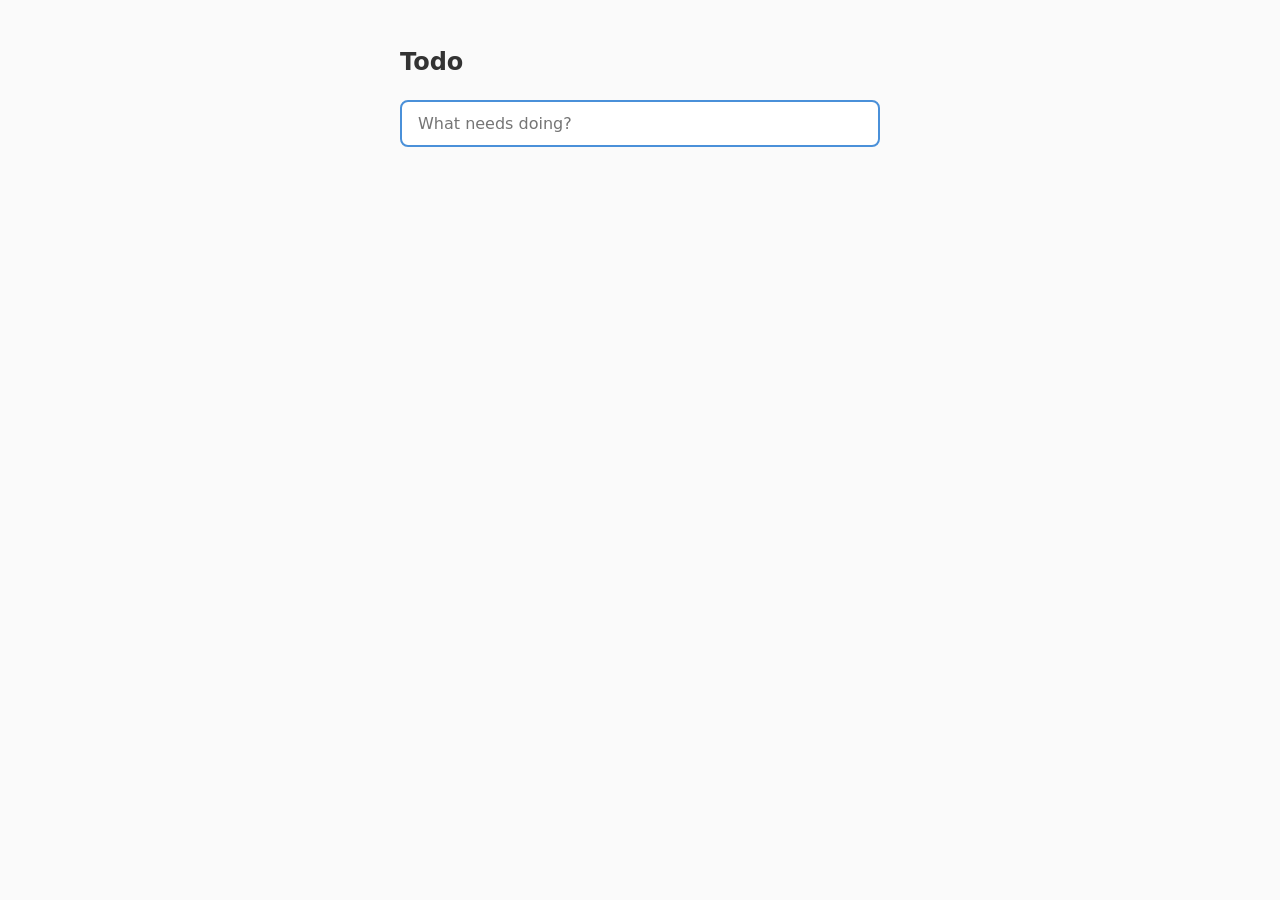
<file: todo.html>
<!DOCTYPE html>
<html lang="en">
<head>
    <meta charset="UTF-8">
    <meta name="viewport" content="width=device-width, initial-scale=1.0">
    <title>Todo</title>
    <style>
        *, *::before, *::after { margin: 0; padding: 0; box-sizing: border-box; }

        body {
            font-family: -apple-system, BlinkMacSystemFont, 'Segoe UI', system-ui, sans-serif;
            background: #fafafa;
            color: #1a1a1a;
            min-height: 100vh;
            display: flex;
            justify-content: center;
            padding: 3rem 1rem;
        }

        .container { width: 100%; max-width: 480px; }

        h1 {
            font-size: 1.5rem;
            font-weight: 600;
            margin-bottom: 1.5rem;
            color: #333;
        }

        #todo-input {
            width: 100%;
            padding: 0.75rem 1rem;
            font-size: 1rem;
            border: 2px solid #e0e0e0;
            border-radius: 8px;
            outline: none;
            transition: border-color 0.2s;
            font-family: inherit;
            margin-bottom: 1.5rem;
        }

        #todo-input:focus { border-color: #4a90d9; }

        ul { list-style: none; }

        li {
            display: flex;
            align-items: center;
            min-height: 44px;
            border-bottom: 1px solid #eee;
            animation: fadeIn 0.25s ease;
        }

        li.completed label {
            text-decoration: line-through;
            opacity: 0.5;
        }

        li label {
            display: flex;
            align-items: center;
            gap: 0.75rem;
            width: 100%;
            padding: 0.75rem 0;
            font-size: 1rem;
            cursor: pointer;
            transition: opacity 0.2s;
            word-break: break-word;
        }

        li input[type="checkbox"] {
            width: 1.15rem;
            height: 1.15rem;
            cursor: pointer;
            accent-color: #4a90d9;
            flex-shrink: 0;
        }

        input:focus-visible {
            outline: 2px solid #4a90d9;
            outline-offset: 2px;
        }

        .sr-only {
            position: absolute;
            width: 1px;
            height: 1px;
            padding: 0;
            margin: -1px;
            overflow: hidden;
            clip: rect(0, 0, 0, 0);
            white-space: nowrap;
            border: 0;
        }

        @keyframes fadeIn {
            from { opacity: 0; transform: translateY(-4px); }
            to   { opacity: 1; transform: translateY(0); }
        }

        @media (prefers-reduced-motion: reduce) {
            li { animation: none; }
        }
    </style>
</head>
<body>
    <div class="container">
        <h1>Todo</h1>
        <input id="todo-input" type="text" placeholder="What needs doing?" autofocus />
        <ul id="todo-list" aria-label="Todo list"></ul>
        <div id="status" aria-live="polite" aria-atomic="true" class="sr-only"></div>
    </div>

    <script>
        const input = document.getElementById('todo-input');
        const list  = document.getElementById('todo-list');
        const status = document.getElementById('status');

        input.addEventListener('keydown', (e) => {
            if (e.key !== 'Enter') return;
            const text = input.value.trim();
            if (!text) return;

            addTodo(text);
            input.value = '';
        });

        /* Event delegation — one listener handles all checkboxes */
        list.addEventListener('change', (e) => {
            if (e.target.type === 'checkbox') {
                const li = e.target.closest('li');
                li.classList.toggle('completed', e.target.checked);
                status.textContent = e.target.checked ? 'Completed' : 'Uncompleted';
            }
        });

        function addTodo(text) {
            const li = document.createElement('li');
            const label = document.createElement('label');
            const cb = document.createElement('input');
            cb.type = 'checkbox';

            label.append(cb, ' ', text);
            li.appendChild(label);
            list.appendChild(li);

            status.textContent = '"' + text + '" added';
        }
    </script>
</body>
</html>
</file>
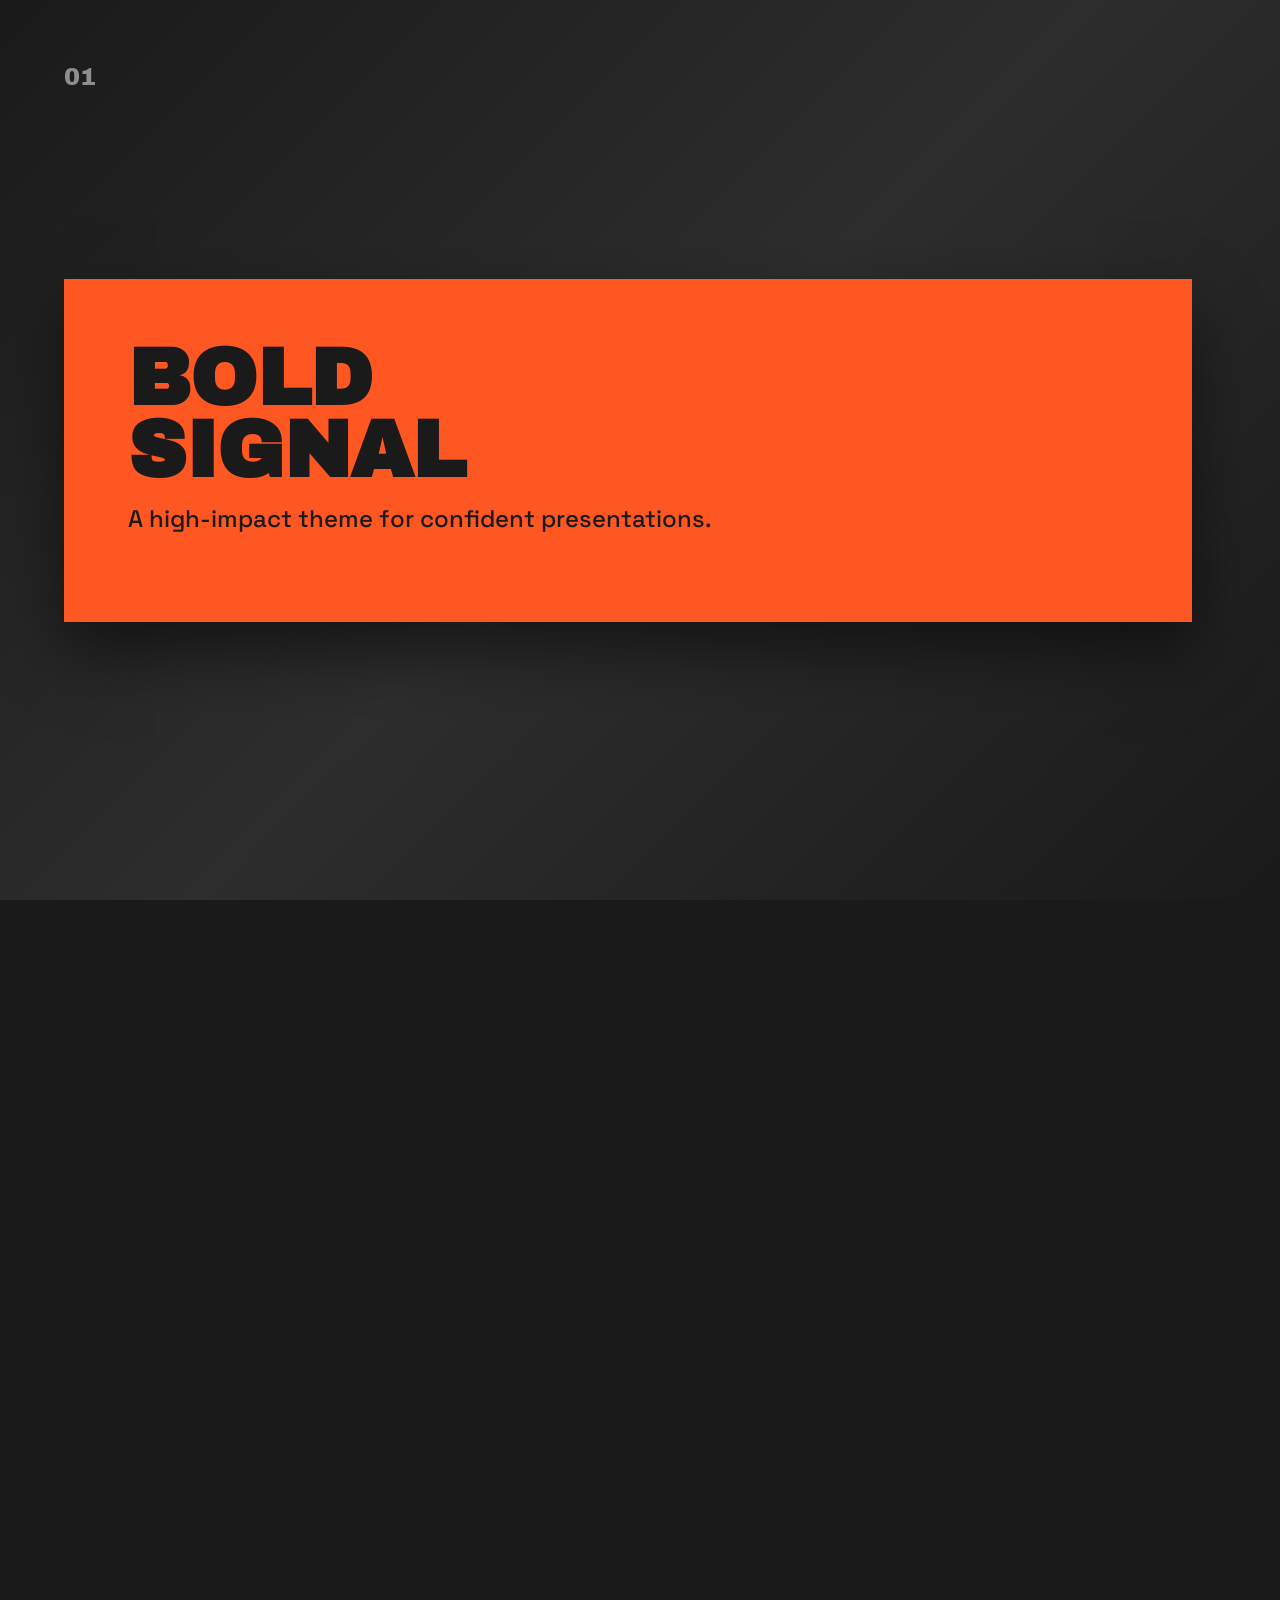
<file: examples/bold-signal.html>
<!DOCTYPE html>
<html lang="en">
<head>
    <meta charset="UTF-8">
    <meta name="viewport" content="width=device-width, initial-scale=1.0">
    <title>Bold Signal Example | Frontend Slides</title>
    <link rel="preconnect" href="https://fonts.googleapis.com">
    <link rel="preconnect" href="https://fonts.gstatic.com" crossorigin>
    <link href="https://fonts.googleapis.com/css2?family=Archivo+Black&family=Space+Grotesk:wght@400;500;700&display=swap" rel="stylesheet">
    <style>
        /* ===========================================
           VIEWPORT FITTING: MANDATORY
           =========================================== */
        html, body {
            height: 100%;
            overflow-x: hidden;
            margin: 0;
            padding: 0;
        }
        html {
            scroll-snap-type: y mandatory;
            scroll-behavior: smooth;
        }
        .slide {
            width: 100vw;
            height: 100vh;
            height: 100dvh;
            overflow: hidden;
            scroll-snap-align: start;
            display: flex;
            flex-direction: column;
            position: relative;
        }
        .slide-content {
            flex: 1;
            display: flex;
            flex-direction: column;
            justify-content: center;
            max-height: 100%;
            overflow: hidden;
            padding: var(--slide-padding);
        }

        /* ===========================================
           THEME: BOLD SIGNAL
           =========================================== */
        :root {
            --bg-primary: #1a1a1a;
            --bg-gradient: linear-gradient(135deg, #1a1a1a 0%, #2d2d2d 50%, #1a1a1a 100%);
            --card-bg: #FF5722;
            --text-primary: #ffffff;
            --text-on-card: #1a1a1a;
            
            --font-display: 'Archivo Black', sans-serif;
            --font-body: 'Space Grotesk', sans-serif;
            
            --title-size: clamp(2rem, 8vw, 5rem);
            --body-size: clamp(1rem, 2vw, 1.5rem);
            --slide-padding: clamp(2rem, 5vw, 6rem);
            --content-gap: clamp(1rem, 3vw, 2rem);
            
            --ease-out-expo: cubic-bezier(0.16, 1, 0.3, 1);
        }

        body {
            font-family: var(--font-body);
            background: var(--bg-primary);
            background-image: var(--bg-gradient);
            color: var(--text-primary);
        }

        .slide-number {
            position: absolute;
            top: var(--slide-padding);
            left: var(--slide-padding);
            font-family: var(--font-display);
            font-size: clamp(1rem, 2vw, 1.5rem);
            opacity: 0.5;
        }

        .card {
            background: var(--card-bg);
            color: var(--text-on-card);
            padding: clamp(2rem, 5vw, 4rem);
            max-width: min(90vw, 1000px);
            max-height: min(80vh, 700px);
            position: relative;
            box-shadow: 0 30px 60px rgba(0,0,0,0.5);
        }

        h1 {
            font-family: var(--font-display);
            font-size: var(--title-size);
            line-height: 0.9;
            margin: 0;
            text-transform: uppercase;
        }

        .subtitle {
            font-size: var(--body-size);
            font-weight: 500;
            margin-top: 1rem;
            opacity: 0.8;
        }

        /* Animations */
        .reveal {
            opacity: 0;
            transform: translateY(30px);
            transition: opacity 0.8s var(--ease-out-expo), transform 0.8s var(--ease-out-expo);
        }

        .visible .reveal {
            opacity: 1;
            transform: translateY(0);
        }

        .card-reveal {
            opacity: 0;
            transform: scale(0.95) translateY(20px);
            transition: opacity 1s var(--ease-out-expo), transform 1s var(--ease-out-expo);
        }

        .visible .card-reveal {
            opacity: 1;
            transform: scale(1) translateY(0);
        }
    </style>
</head>
<body>
    <section class="slide visible">
        <div class="slide-number">01</div>
        <div class="slide-content">
            <div class="card card-reveal">
                <h1 class="reveal" style="transition-delay: 0.2s;">Bold<br>Signal</h1>
                <p class="subtitle reveal" style="transition-delay: 0.4s;">A high-impact theme for confident presentations.</p>
            </div>
        </div>
    </section>

    <section class="slide">
        <div class="slide-number">02</div>
        <div class="slide-content">
            <h1 class="reveal">Maximum<br>Clarity</h1>
            <p class="subtitle reveal">Designed to fit perfectly on every screen.</p>
        </div>
    </section>

    <script>
        const observer = new IntersectionObserver((entries) => {
            entries.forEach(entry => {
                if (entry.isIntersecting) {
                    entry.target.classList.add('visible');
                }
            });
        }, { threshold: 0.5 });

        document.querySelectorAll('.slide').forEach(slide => {
            observer.observe(slide);
        });
    </script>
</body>
</html>
</file>
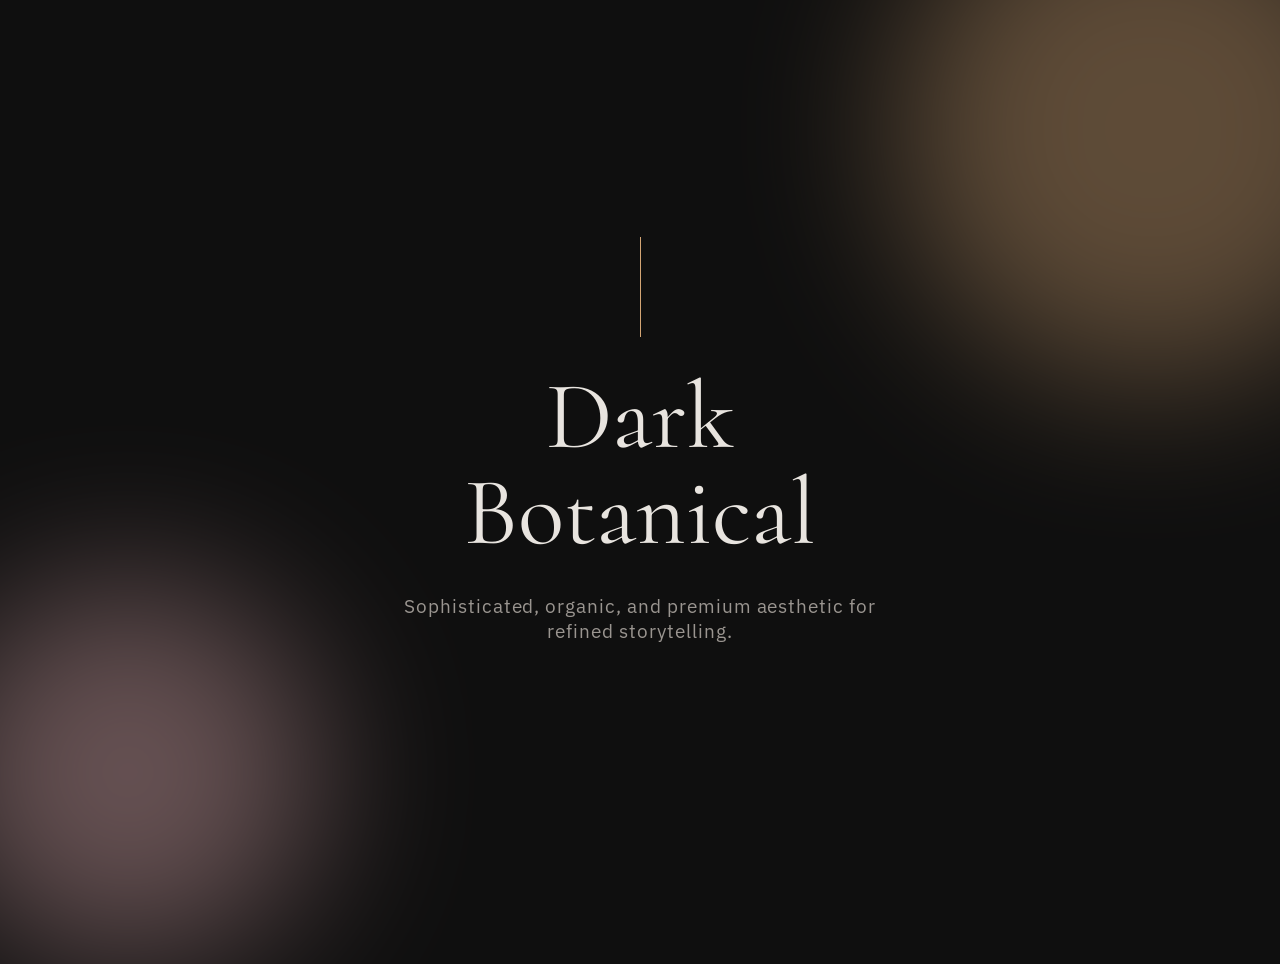
<file: examples/dark-botanical.html>
<!DOCTYPE html>
<html lang="en">
<head>
    <meta charset="UTF-8">
    <meta name="viewport" content="width=device-width, initial-scale=1.0">
    <title>Dark Botanical Example | Frontend Slides</title>
    <link rel="preconnect" href="https://fonts.googleapis.com">
    <link rel="preconnect" href="https://fonts.gstatic.com" crossorigin>
    <link href="https://fonts.googleapis.com/css2?family=Cormorant:ital,wght@0,400;0,600;1,400&family=IBM+Plex+Sans:wght@300;400&display=swap" rel="stylesheet">
    <style>
        /* ===========================================
           VIEWPORT FITTING: MANDATORY
           =========================================== */
        html, body {
            height: 100%;
            overflow-x: hidden;
            margin: 0;
            padding: 0;
        }
        html {
            scroll-snap-type: y mandatory;
            scroll-behavior: smooth;
        }
        .slide {
            width: 100vw;
            height: 100vh;
            height: 100dvh;
            overflow: hidden;
            scroll-snap-align: start;
            display: flex;
            flex-direction: column;
            position: relative;
        }
        .slide-content {
            flex: 1;
            display: flex;
            flex-direction: column;
            justify-content: center;
            align-items: center;
            max-height: 100%;
            overflow: hidden;
            padding: var(--slide-padding);
            text-align: center;
        }

        /* ===========================================
           THEME: DARK BOTANICAL
           =========================================== */
        :root {
            --bg-primary: #0f0f0f;
            --text-primary: #e8e4df;
            --text-secondary: #9a9590;
            --accent: #d4a574;
            
            --font-display: 'Cormorant', serif;
            --font-body: 'IBM Plex Sans', sans-serif;
            
            --title-size: clamp(2.5rem, 8vw, 6rem);
            --body-size: clamp(0.9rem, 1.5vw, 1.25rem);
            --slide-padding: clamp(2rem, 5vw, 6rem);
        }

        body {
            font-family: var(--font-body);
            background: var(--bg-primary);
            color: var(--text-primary);
        }

        /* Abstract shapes */
        .shape {
            position: absolute;
            border-radius: 50%;
            filter: blur(80px);
            z-index: 0;
            opacity: 0.4;
        }

        .shape-1 {
            width: 40vw;
            height: 40vw;
            background: #d4a574;
            top: -10vw;
            right: -10vw;
        }

        .shape-2 {
            width: 30vw;
            height: 30vw;
            background: #e8b4b8;
            bottom: -5vw;
            left: -5vw;
        }

        h1 {
            font-family: var(--font-display);
            font-size: var(--title-size);
            font-weight: 400;
            line-height: 1;
            margin: 0;
            position: relative;
            z-index: 1;
        }

        .subtitle {
            font-size: var(--body-size);
            color: var(--text-secondary);
            margin-top: 2rem;
            max-width: 500px;
            position: relative;
            z-index: 1;
            letter-spacing: 0.05em;
        }

        .accent-line {
            width: 1px;
            height: 100px;
            background: var(--accent);
            margin-bottom: 2rem;
            position: relative;
            z-index: 1;
        }

        /* Animations */
        .reveal {
            opacity: 0;
            transform: translateY(20px);
            transition: opacity 1.5s ease, transform 1.5s ease;
        }

        .visible .reveal {
            opacity: 1;
            transform: translateY(0);
        }
    </style>
</head>
<body>
    <div class="shape shape-1"></div>
    <div class="shape shape-2"></div>

    <section class="slide visible">
        <div class="slide-content">
            <div class="accent-line reveal"></div>
            <h1 class="reveal">Dark<br>Botanical</h1>
            <p class="subtitle reveal" style="transition-delay: 0.5s;">Sophisticated, organic, and premium aesthetic for refined storytelling.</p>
        </div>
    </section>

    <script>
        const observer = new IntersectionObserver((entries) => {
            entries.forEach(entry => {
                if (entry.isIntersecting) {
                    entry.target.classList.add('visible');
                }
            });
        }, { threshold: 0.5 });

        document.querySelectorAll('.slide').forEach(slide => {
            observer.observe(slide);
        });
    </script>
</body>
</html>
</file>
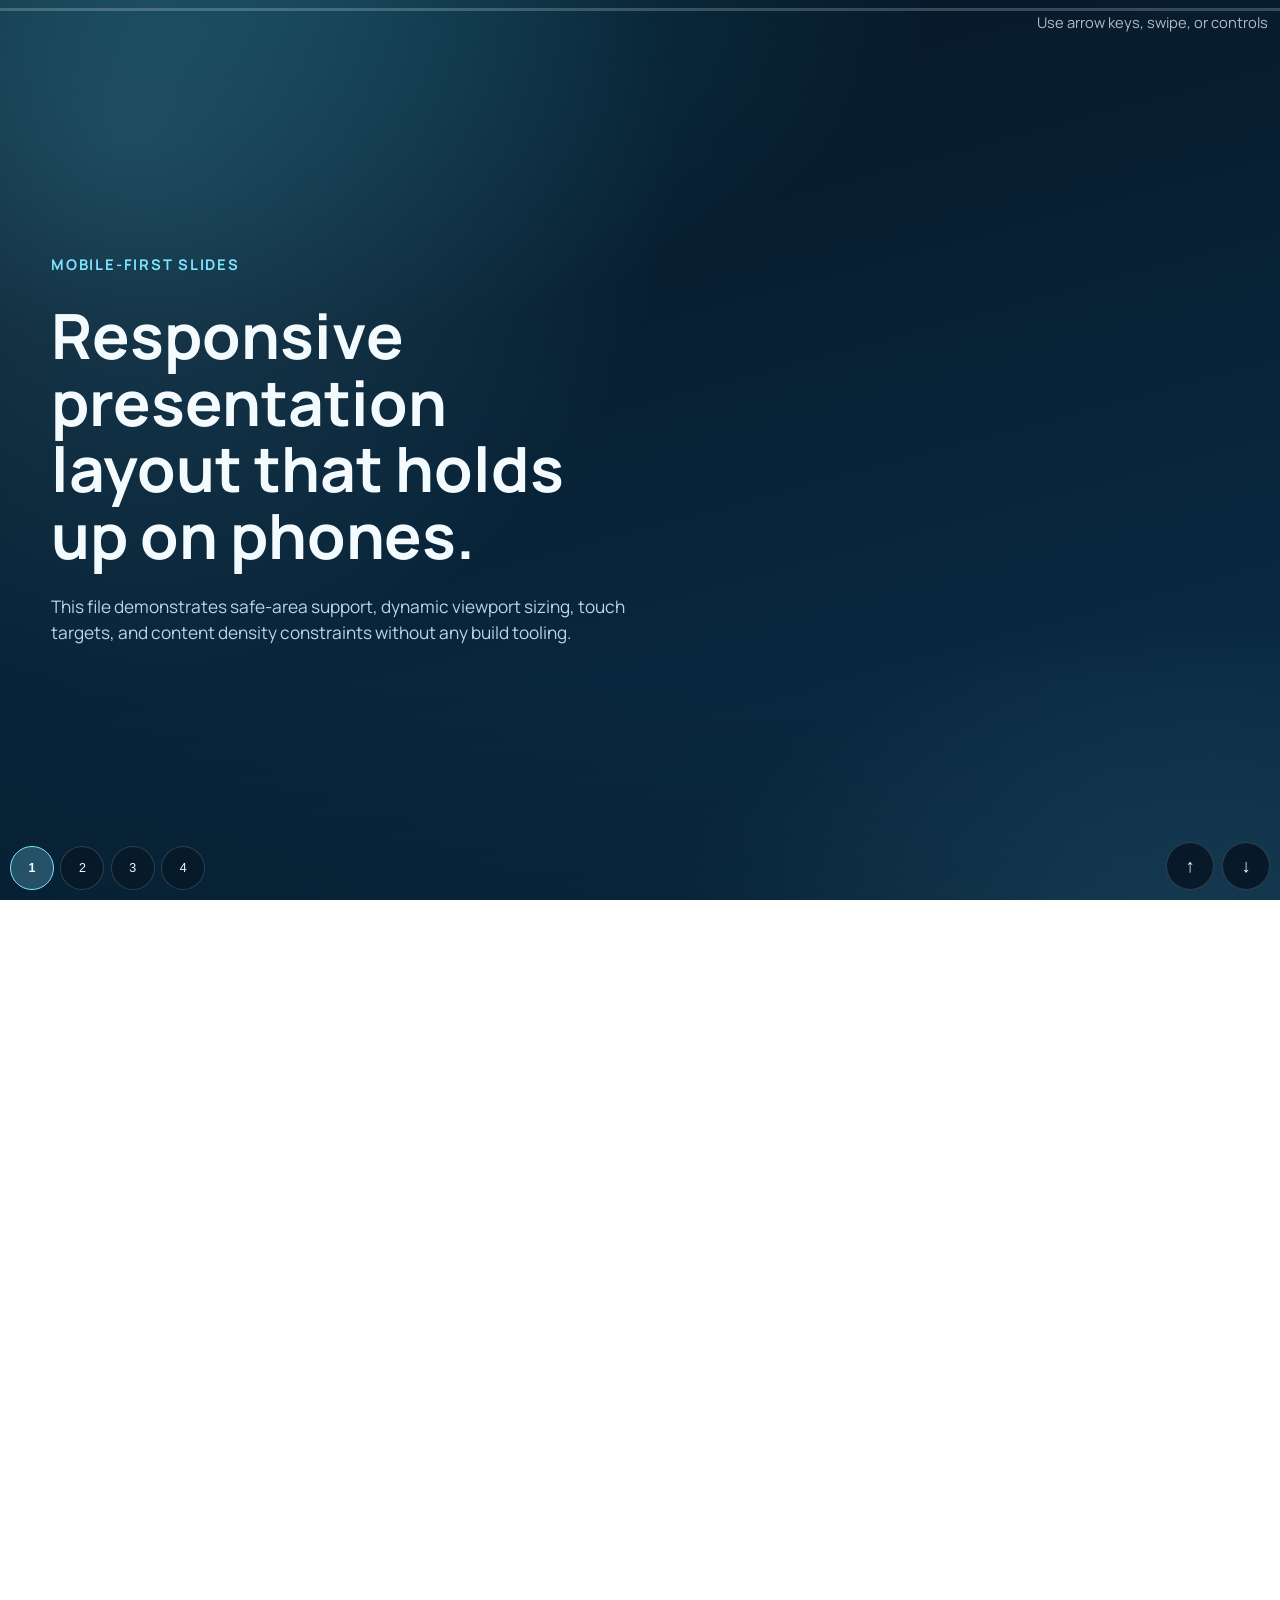
<file: examples/mobile-responsive-slides.html>
<!DOCTYPE html>
<html lang="en">
<head>
    <meta charset="UTF-8">
    <meta name="viewport" content="width=device-width, initial-scale=1, viewport-fit=cover">
    <title>Frontend Slides - Mobile Responsive Example</title>
    <link rel="preconnect" href="https://fonts.googleapis.com">
    <link rel="preconnect" href="https://fonts.gstatic.com" crossorigin>
    <link href="https://fonts.googleapis.com/css2?family=Manrope:wght@400;500;700;800&display=swap" rel="stylesheet">
    <style>
        :root {
            --bg: #061523;
            --bg-accent: #0a2f4a;
            --surface: rgba(255, 255, 255, 0.08);
            --surface-border: rgba(255, 255, 255, 0.16);
            --text-primary: #f3fbff;
            --text-secondary: #b7d6e8;
            --accent: #7ee4ff;
            --accent-strong: #22bce2;

            --title-size: clamp(1.6rem, 6.6vw, 3.9rem);
            --h2-size: clamp(1.15rem, 4vw, 2.5rem);
            --body-size: clamp(0.84rem, 2.3vw, 1.08rem);
            --small-size: clamp(0.72rem, 1.9vw, 0.92rem);

            --slide-padding: clamp(1rem, 4.5vw, 3.2rem);
            --content-gap: clamp(0.8rem, 2.3vw, 1.6rem);
            --card-gap: clamp(0.5rem, 1.7vw, 1rem);

            --safe-top: env(safe-area-inset-top, 0px);
            --safe-right: env(safe-area-inset-right, 0px);
            --safe-bottom: env(safe-area-inset-bottom, 0px);
            --safe-left: env(safe-area-inset-left, 0px);
        }

        * {
            box-sizing: border-box;
            margin: 0;
            padding: 0;
        }

        html, body {
            width: 100%;
            height: 100%;
            overflow-x: hidden;
        }

        html {
            scroll-snap-type: y mandatory;
            scroll-behavior: smooth;
        }

        body {
            font-family: "Manrope", -apple-system, BlinkMacSystemFont, "Segoe UI", sans-serif;
            color: var(--text-primary);
            background:
                radial-gradient(1200px 700px at 18% -8%, rgba(34, 188, 226, 0.23), transparent 60%),
                radial-gradient(900px 600px at 92% 108%, rgba(126, 228, 255, 0.15), transparent 58%),
                linear-gradient(165deg, var(--bg), var(--bg-accent));
            touch-action: pan-y;
            -webkit-tap-highlight-color: transparent;
        }

        .slide {
            width: 100%;
            height: 100vh;
            height: 100svh;
            height: 100dvh;
            scroll-snap-align: start;
            display: flex;
            position: relative;
            overflow: hidden;
            padding-top: calc(var(--slide-padding) + var(--safe-top));
            padding-right: calc(var(--slide-padding) + var(--safe-right));
            padding-bottom: calc(var(--slide-padding) + var(--safe-bottom));
            padding-left: calc(var(--slide-padding) + var(--safe-left));
        }

        .slide::before {
            content: "";
            position: absolute;
            inset: 0;
            background:
                linear-gradient(transparent 75%, rgba(0, 0, 0, 0.18)),
                radial-gradient(circle at 10% 15%, rgba(126, 228, 255, 0.18), transparent 40%);
            pointer-events: none;
        }

        .slide-content {
            position: relative;
            z-index: 1;
            width: min(980px, 100%);
            margin: 0 auto;
            flex: 1;
            display: flex;
            flex-direction: column;
            justify-content: center;
            gap: var(--content-gap);
            max-height: 100%;
            overflow: hidden;
        }

        .eyebrow {
            letter-spacing: 0.12em;
            text-transform: uppercase;
            font-size: var(--small-size);
            color: var(--accent);
            font-weight: 700;
        }

        h1 {
            font-size: var(--title-size);
            line-height: 1.07;
            max-width: 14ch;
        }

        h2 {
            font-size: var(--h2-size);
            line-height: 1.15;
            max-width: 22ch;
        }

        p,
        li {
            font-size: var(--body-size);
            line-height: 1.48;
            color: var(--text-secondary);
        }

        .lead {
            max-width: 54ch;
        }

        .feature-grid {
            display: grid;
            grid-template-columns: repeat(2, minmax(0, 1fr));
            gap: var(--card-gap);
        }

        .feature-card {
            padding: clamp(0.8rem, 2.4vw, 1.1rem);
            border: 1px solid var(--surface-border);
            background: var(--surface);
            border-radius: 18px;
            backdrop-filter: blur(5px);
        }

        .feature-card strong {
            display: block;
            font-size: clamp(0.9rem, 2.2vw, 1rem);
            color: var(--text-primary);
            margin-bottom: 0.35rem;
        }

        .check-list {
            list-style: none;
            display: grid;
            gap: clamp(0.45rem, 1.5vh, 0.8rem);
        }

        .check-list li {
            position: relative;
            padding-left: 1.35rem;
        }

        .check-list li::before {
            content: "✓";
            position: absolute;
            left: 0;
            top: 0;
            color: var(--accent);
            font-weight: 700;
        }

        .progress-track {
            position: fixed;
            top: calc(8px + var(--safe-top));
            left: 0;
            width: 100%;
            height: 3px;
            background: rgba(255, 255, 255, 0.2);
            z-index: 20;
        }

        .progress-fill {
            width: 0%;
            height: 100%;
            background: linear-gradient(90deg, var(--accent), var(--accent-strong));
            transition: width 0.3s ease;
        }

        .controls {
            position: fixed;
            right: calc(10px + var(--safe-right));
            bottom: calc(10px + var(--safe-bottom));
            z-index: 30;
            display: flex;
            gap: 0.5rem;
        }

        .control-btn {
            width: 48px;
            height: 48px;
            border: 1px solid var(--surface-border);
            border-radius: 50%;
            background: rgba(6, 21, 35, 0.84);
            color: var(--text-primary);
            font-size: 1.15rem;
            cursor: pointer;
        }

        .control-btn:focus-visible {
            outline: 2px solid var(--accent);
            outline-offset: 2px;
        }

        .nav-dots {
            position: fixed;
            left: calc(10px + var(--safe-left));
            bottom: calc(10px + var(--safe-bottom));
            z-index: 30;
            display: flex;
            gap: 0.4rem;
        }

        .dot-btn {
            width: 44px;
            height: 44px;
            border-radius: 999px;
            border: 1px solid var(--surface-border);
            background: rgba(6, 21, 35, 0.62);
            color: var(--text-primary);
            font-size: 0.78rem;
            cursor: pointer;
        }

        .dot-btn.is-active {
            background: rgba(126, 228, 255, 0.25);
            border-color: var(--accent);
            font-weight: 700;
        }

        .keyboard-hint {
            position: fixed;
            top: calc(12px + var(--safe-top));
            right: calc(12px + var(--safe-right));
            z-index: 20;
            font-size: var(--small-size);
            color: rgba(243, 251, 255, 0.72);
        }

        .reveal {
            opacity: 0;
            transform: translateY(20px);
            transition: opacity 0.45s ease, transform 0.45s ease;
        }

        .slide.is-visible .reveal {
            opacity: 1;
            transform: translateY(0);
        }

        .reveal:nth-child(2) { transition-delay: 0.06s; }
        .reveal:nth-child(3) { transition-delay: 0.12s; }
        .reveal:nth-child(4) { transition-delay: 0.18s; }

        @media (max-width: 760px) {
            .feature-grid {
                grid-template-columns: 1fr;
            }

            .keyboard-hint {
                display: none;
            }
        }

        @media (max-height: 620px) {
            :root {
                --slide-padding: clamp(0.75rem, 3vw, 1.25rem);
                --content-gap: clamp(0.45rem, 1.3vw, 0.85rem);
                --title-size: clamp(1.3rem, 5.8vw, 2.1rem);
                --body-size: clamp(0.76rem, 1.9vw, 0.92rem);
            }
        }

        @media (hover: none) and (pointer: coarse) {
            .feature-card {
                backdrop-filter: none;
            }

            .control-btn:active,
            .dot-btn:active {
                transform: scale(0.96);
            }
        }

        @media (prefers-reduced-motion: reduce) {
            html {
                scroll-behavior: auto;
            }

            * {
                transition-duration: 0.01ms !important;
                animation-duration: 0.01ms !important;
            }

            .reveal {
                opacity: 1;
                transform: none;
            }
        }
    </style>
</head>
<body>
    <div class="progress-track" aria-hidden="true">
        <div class="progress-fill" id="progressFill"></div>
    </div>

    <p class="keyboard-hint">Use arrow keys, swipe, or controls</p>

    <section class="slide">
        <div class="slide-content">
            <p class="eyebrow reveal">Mobile-First Slides</p>
            <h1 class="reveal">Responsive presentation layout that holds up on phones.</h1>
            <p class="lead reveal">This file demonstrates safe-area support, dynamic viewport sizing, touch targets, and content density constraints without any build tooling.</p>
        </div>
    </section>

    <section class="slide">
        <div class="slide-content">
            <p class="eyebrow reveal">Layout Rules</p>
            <h2 class="reveal">Every slide stays inside one viewport.</h2>
            <ul class="check-list reveal">
                <li>Slides lock to <code>100dvh</code> with <code>overflow: hidden</code>.</li>
                <li>Padding includes <code>safe-area-inset</code> values.</li>
                <li>Text and spacing rely on <code>clamp()</code> scaling.</li>
                <li>Height breakpoints handle short landscape screens.</li>
            </ul>
        </div>
    </section>

    <section class="slide">
        <div class="slide-content">
            <p class="eyebrow reveal">Component Strategy</p>
            <h2 class="reveal">Feature cards collapse cleanly on narrow screens.</h2>
            <div class="feature-grid reveal">
                <article class="feature-card">
                    <strong>Touch-Ready Controls</strong>
                    <p>Buttons use 44-48px targets for comfortable thumb interaction.</p>
                </article>
                <article class="feature-card">
                    <strong>Coarse Pointer Fallbacks</strong>
                    <p>Hover-heavy effects are reduced on touch devices.</p>
                </article>
                <article class="feature-card">
                    <strong>Reduced Motion</strong>
                    <p>Animations are softened when users prefer lower motion.</p>
                </article>
                <article class="feature-card">
                    <strong>Swipe Navigation</strong>
                    <p>Vertical swipe gestures mirror wheel and keyboard controls.</p>
                </article>
            </div>
        </div>
    </section>

    <section class="slide">
        <div class="slide-content">
            <p class="eyebrow reveal">Verification</p>
            <h2 class="reveal">Check these screen sizes before shipping.</h2>
            <ul class="check-list reveal">
                <li>390 x 844 (typical portrait phone)</li>
                <li>844 x 390 (landscape phone)</li>
                <li>768 x 1024 (tablet portrait)</li>
                <li>1366 x 768 (small laptop)</li>
            </ul>
            <p class="lead reveal">If any slide overflows at those sizes, split content into more slides instead of enabling internal scrolling.</p>
        </div>
    </section>

    <div class="nav-dots" id="navDots" aria-label="Slide navigation"></div>

    <div class="controls" aria-label="Presentation controls">
        <button type="button" class="control-btn" id="prevBtn" aria-label="Previous slide">↑</button>
        <button type="button" class="control-btn" id="nextBtn" aria-label="Next slide">↓</button>
    </div>

    <script>
        class MobileResponsiveSlides {
            constructor() {
                this.slides = Array.from(document.querySelectorAll(".slide"));
                this.currentIndex = 0;
                this.touchStartY = 0;
                this.progressFill = document.getElementById("progressFill");
                this.navDots = document.getElementById("navDots");
                this.prevBtn = document.getElementById("prevBtn");
                this.nextBtn = document.getElementById("nextBtn");

                this.createDots();
                this.bindEvents();
                this.observeSlides();
                this.updateUI();
            }

            createDots() {
                this.slides.forEach((_, index) => {
                    const dot = document.createElement("button");
                    dot.type = "button";
                    dot.className = "dot-btn";
                    dot.textContent = String(index + 1);
                    dot.setAttribute("aria-label", `Go to slide ${index + 1}`);
                    dot.addEventListener("click", () => this.goTo(index));
                    this.navDots.appendChild(dot);
                });
                this.dotButtons = Array.from(this.navDots.querySelectorAll(".dot-btn"));
            }

            bindEvents() {
                document.addEventListener("keydown", (event) => {
                    if (event.key === "ArrowDown" || event.key === "PageDown" || event.key === " ") {
                        event.preventDefault();
                        this.next();
                    } else if (event.key === "ArrowUp" || event.key === "PageUp") {
                        event.preventDefault();
                        this.prev();
                    }
                });

                this.prevBtn.addEventListener("click", () => this.prev());
                this.nextBtn.addEventListener("click", () => this.next());

                window.addEventListener("touchstart", (event) => {
                    this.touchStartY = event.changedTouches[0].clientY;
                }, { passive: true });

                window.addEventListener("touchend", (event) => {
                    const endY = event.changedTouches[0].clientY;
                    const delta = this.touchStartY - endY;
                    if (Math.abs(delta) > 55) {
                        if (delta > 0) {
                            this.next();
                        } else {
                            this.prev();
                        }
                    }
                }, { passive: true });

                let wheelLocked = false;
                window.addEventListener("wheel", (event) => {
                    if (wheelLocked) {
                        return;
                    }
                    if (Math.abs(event.deltaY) < 15) {
                        return;
                    }
                    wheelLocked = true;
                    if (event.deltaY > 0) {
                        this.next();
                    } else {
                        this.prev();
                    }
                    window.setTimeout(() => {
                        wheelLocked = false;
                    }, 450);
                }, { passive: true });
            }

            observeSlides() {
                const observer = new IntersectionObserver((entries) => {
                    entries.forEach((entry) => {
                        if (entry.isIntersecting) {
                            entry.target.classList.add("is-visible");
                            const index = this.slides.indexOf(entry.target);
                            if (index >= 0) {
                                this.currentIndex = index;
                                this.updateUI();
                            }
                        }
                    });
                }, { threshold: 0.62 });

                this.slides.forEach((slide) => observer.observe(slide));
            }

            next() {
                this.goTo(this.currentIndex + 1);
            }

            prev() {
                this.goTo(this.currentIndex - 1);
            }

            goTo(index) {
                const nextIndex = Math.max(0, Math.min(index, this.slides.length - 1));
                this.slides[nextIndex].scrollIntoView({ behavior: "smooth", block: "start" });
                this.currentIndex = nextIndex;
                this.updateUI();
            }

            updateUI() {
                const ratio = this.slides.length <= 1
                    ? 100
                    : (this.currentIndex / (this.slides.length - 1)) * 100;
                this.progressFill.style.width = `${ratio}%`;

                this.dotButtons.forEach((dot, index) => {
                    dot.classList.toggle("is-active", index === this.currentIndex);
                });

                this.prevBtn.disabled = this.currentIndex === 0;
                this.nextBtn.disabled = this.currentIndex === this.slides.length - 1;
            }
        }

        new MobileResponsiveSlides();
    </script>
</body>
</html>
</file>
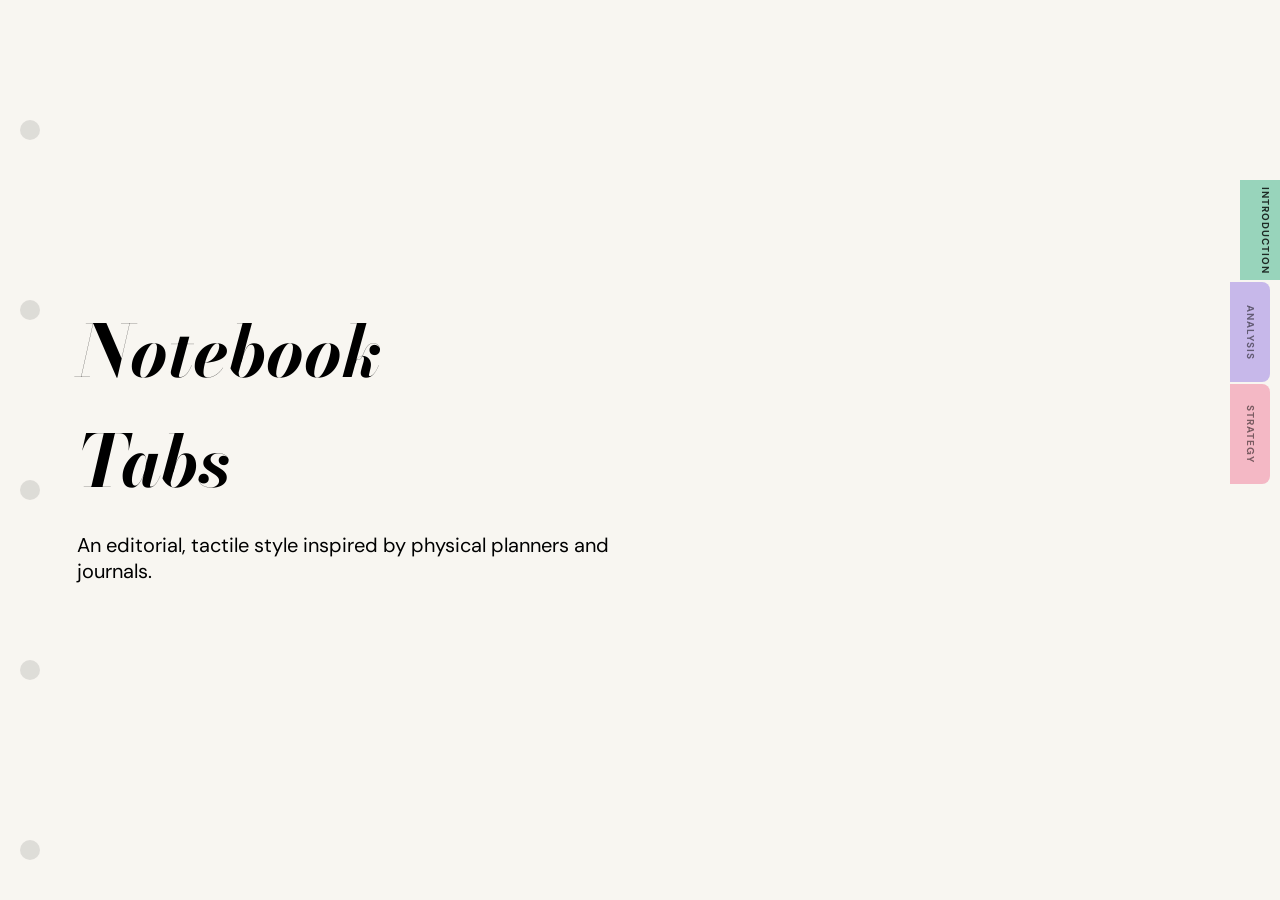
<file: examples/notebook-tabs.html>
<!DOCTYPE html>
<html lang="en">
<head>
    <meta charset="UTF-8">
    <meta name="viewport" content="width=device-width, initial-scale=1.0">
    <title>Notebook Tabs Example | Frontend Slides</title>
    <link rel="preconnect" href="https://fonts.googleapis.com">
    <link rel="preconnect" href="https://fonts.gstatic.com" crossorigin>
    <link href="https://fonts.googleapis.com/css2?family=Bodoni+Moda:ital,wght@0,400;0,700;1,400&family=DM+Sans:wght@400;500&display=swap" rel="stylesheet">
    <style>
        /* ===========================================
           VIEWPORT FITTING: MANDATORY
           =========================================== */
        html, body {
            height: 100%;
            overflow-x: hidden;
            margin: 0;
            padding: 0;
        }
        html {
            scroll-snap-type: y mandatory;
            scroll-behavior: smooth;
        }
        .slide {
            width: 100vw;
            height: 100vh;
            height: 100dvh;
            overflow: hidden;
            scroll-snap-align: start;
            display: flex;
            flex-direction: column;
            position: relative;
        }
        .slide-content {
            flex: 1;
            display: flex;
            flex-direction: column;
            justify-content: center;
            max-height: 100%;
            overflow: hidden;
            padding: var(--slide-padding);
        }

        /* ===========================================
           THEME: NOTEBOOK TABS
           =========================================== */
        :root {
            --bg-outer: #2d2d2d;
            --bg-page: #f8f6f1;
            --text-primary: #1a1a1a;
            
            --tab-1: #98d4bb;
            --tab-2: #c7b8ea;
            --tab-3: #f4b8c5;
            
            --font-display: 'Bodoni Moda', serif;
            --font-body: 'DM Sans', sans-serif;
            
            --title-size: clamp(2rem, 7vw, 4.5rem);
            --body-size: clamp(0.9rem, 1.8vw, 1.25rem);
            --slide-padding: clamp(2rem, 6vw, 8rem);
        }

        body {
            font-family: var(--font-body);
            background: var(--bg-outer);
            display: flex;
            align-items: center;
            justify-content: center;
        }

        .notebook-page {
            background: var(--bg-page);
            width: 100%;
            height: 100%;
            position: relative;
            box-shadow: 0 50px 100px rgba(0,0,0,0.3);
            display: flex;
            flex-direction: column;
        }

        .tabs {
            position: absolute;
            right: 0;
            top: 20%;
            display: flex;
            flex-direction: column;
            gap: 2px;
        }

        .tab {
            width: 40px;
            height: 100px;
            background: var(--tab-color);
            border-radius: 0 8px 8px 0;
            display: flex;
            align-items: center;
            justify-content: center;
            writing-mode: vertical-rl;
            text-transform: uppercase;
            font-size: 10px;
            letter-spacing: 1px;
            font-weight: 700;
            color: rgba(0,0,0,0.5);
            transition: transform 0.3s ease;
            cursor: pointer;
        }

        .tab.active {
            transform: translateX(10px);
            width: 50px;
            color: rgba(0,0,0,0.8);
        }

        .binder-holes {
            position: absolute;
            left: 20px;
            top: 0;
            height: 100%;
            display: flex;
            flex-direction: column;
            justify-content: space-around;
            padding: 40px 0;
            opacity: 0.1;
        }

        .hole {
            width: 20px;
            height: 20px;
            background: #000;
            border-radius: 50%;
        }

        h1 {
            font-family: var(--font-display);
            font-size: var(--title-size);
            font-style: italic;
            margin: 0;
        }

        .subtitle {
            font-size: var(--body-size);
            margin-top: 1rem;
            max-width: 600px;
        }

        /* Animations */
        .reveal {
            opacity: 0;
            transform: translateX(-20px);
            transition: opacity 1s ease, transform 1s ease;
        }

        .visible .reveal {
            opacity: 1;
            transform: translateX(0);
        }
    </style>
</head>
<body>
    <section class="slide visible">
        <div class="notebook-page">
            <div class="binder-holes">
                <div class="hole"></div><div class="hole"></div><div class="hole"></div><div class="hole"></div><div class="hole"></div>
            </div>
            <div class="tabs">
                <div class="tab active" style="--tab-color: var(--tab-1);">Introduction</div>
                <div class="tab" style="--tab-color: var(--tab-2);">Analysis</div>
                <div class="tab" style="--tab-color: var(--tab-3);">Strategy</div>
            </div>
            <div class="slide-content">
                <h1 class="reveal">Notebook<br>Tabs</h1>
                <p class="subtitle reveal" style="transition-delay: 0.3s;">An editorial, tactile style inspired by physical planners and journals.</p>
            </div>
        </div>
    </section>

    <script>
        document.querySelectorAll('.tab').forEach(tab => {
            tab.addEventListener('click', () => {
                document.querySelectorAll('.tab').forEach(t => t.classList.remove('active'));
                tab.classList.add('active');
            });
        });
    </script>
</body>
</html>
</file>
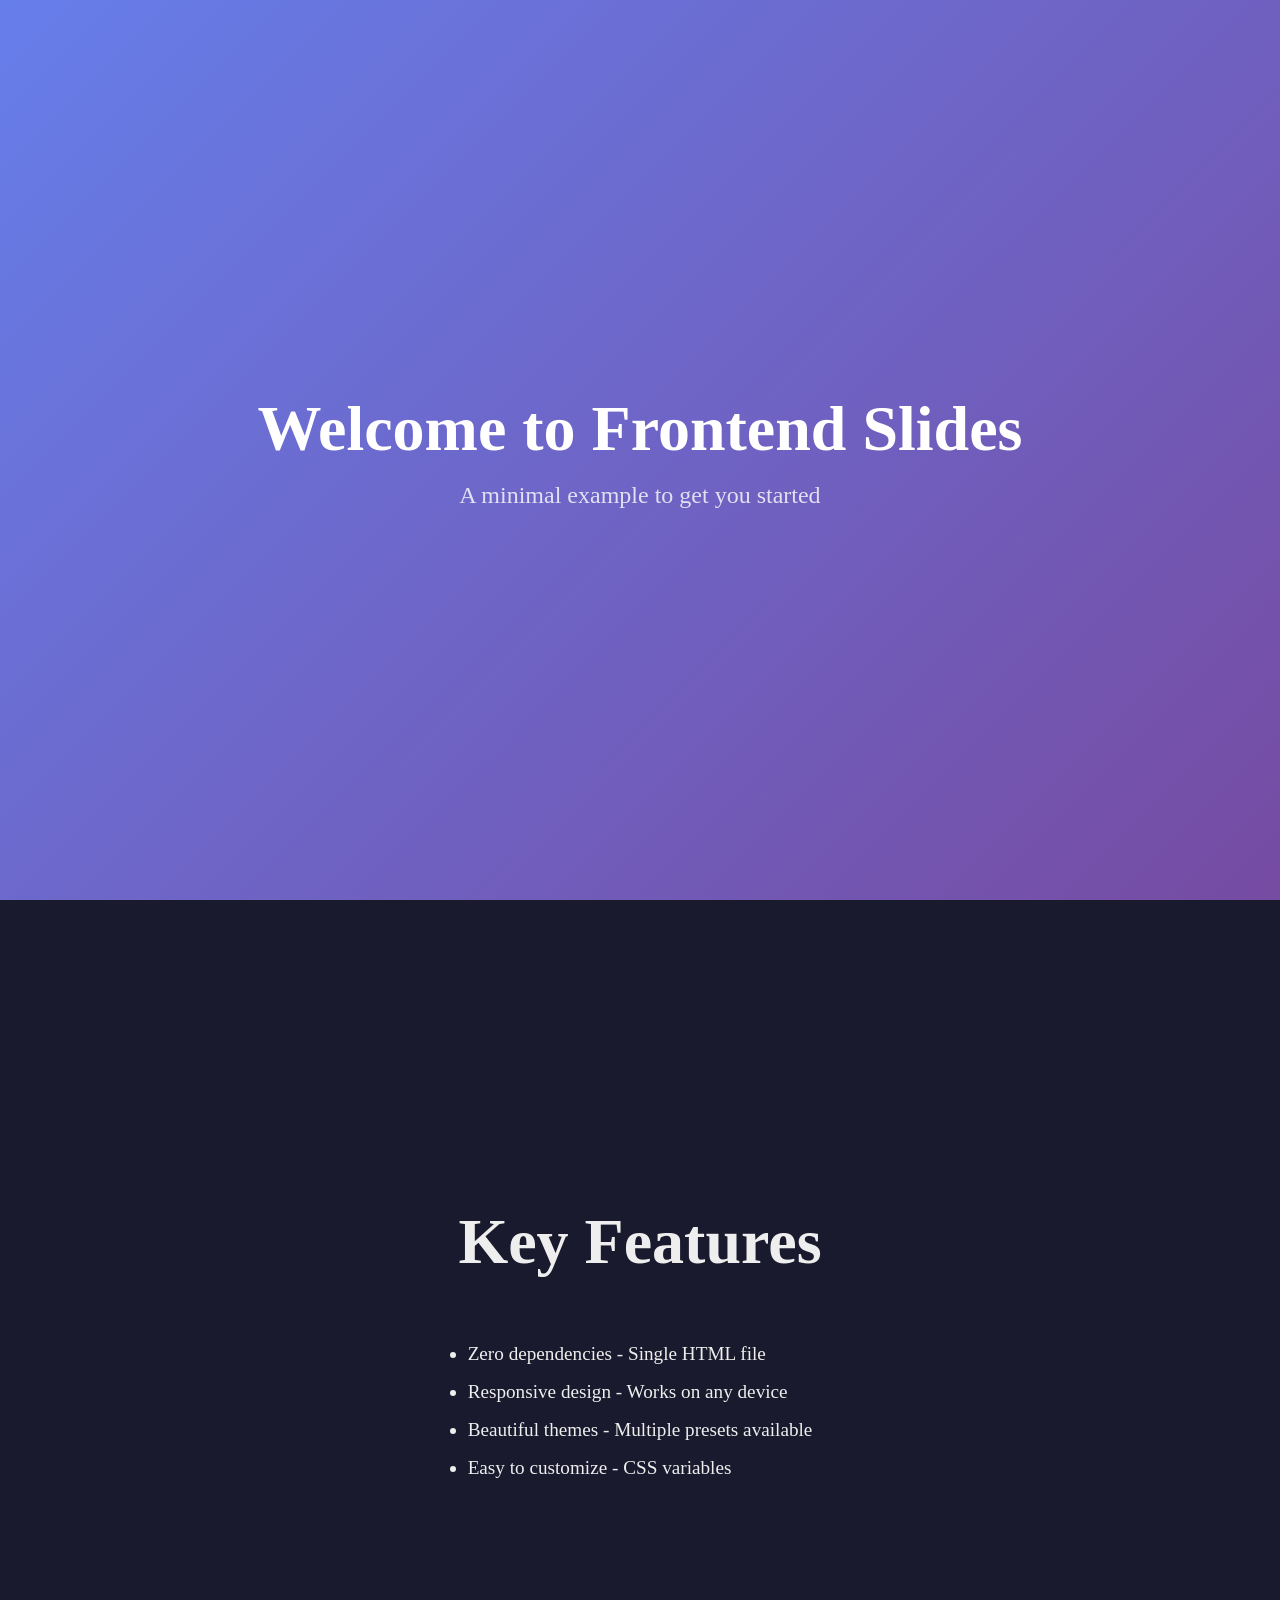
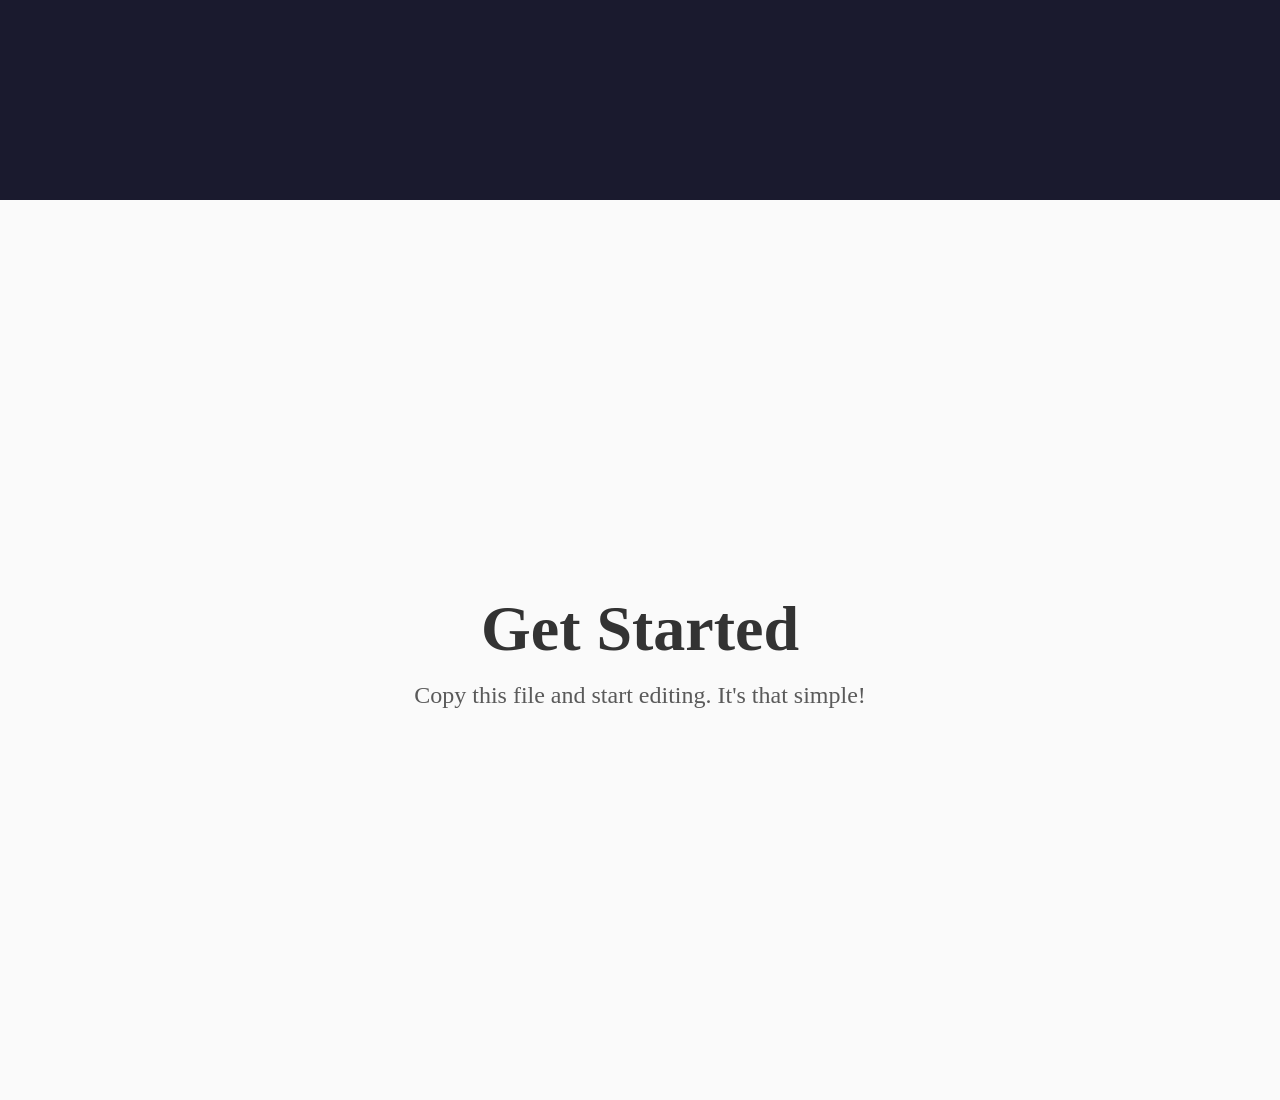
<file: examples/quickstart-minimal.html>
<!DOCTYPE html>
<html lang="en">
<head>
    <meta charset="UTF-8">
    <meta name="viewport" content="width=device-width, initial-scale=1.0">
    <title>Quick Start - Minimal Presentation</title>
    <style>
        * { margin: 0; padding: 0; box-sizing: border-box; }
        .slide { height: 100vh; height: 100dvh; overflow: hidden; display: flex; flex-direction: column; justify-content: center; align-items: center; padding: 2rem; }
        h1 { font-size: clamp(2rem, 5vw, 4rem); margin-bottom: 1rem; }
        p { font-size: clamp(1rem, 2vw, 1.5rem); opacity: 0.8; max-width: 60ch; text-align: center; }
        
        .slide-1 { background: linear-gradient(135deg, #667eea 0%, #764ba2 100%); color: white; }
        .slide-2 { background: #1a1a2e; color: #eee; }
        .slide-3 { background: #fafafa; color: #333; }
        
        .bullets { text-align: left; margin-top: 2rem; }
        .bullets li { margin: 1rem 0; font-size: clamp(1rem, 2vw, 1.2rem); }
        
        @media (prefers-reduced-motion: reduce) {
            * { animation: none !important; transition: none !important; }
        }
    </style>
</head>
<body>
    <div class="slide slide-1">
        <h1>Welcome to Frontend Slides</h1>
        <p>A minimal example to get you started</p>
    </div>
    
    <div class="slide slide-2">
        <h1>Key Features</h1>
        <ul class="bullets">
            <li>Zero dependencies - Single HTML file</li>
            <li>Responsive design - Works on any device</li>
            <li>Beautiful themes - Multiple presets available</li>
            <li>Easy to customize - CSS variables</li>
        </ul>
    </div>
    
    <div class="slide slide-3">
        <h1>Get Started</h1>
        <p>Copy this file and start editing. It's that simple!</p>
    </div>
</body>
</html>
</file>
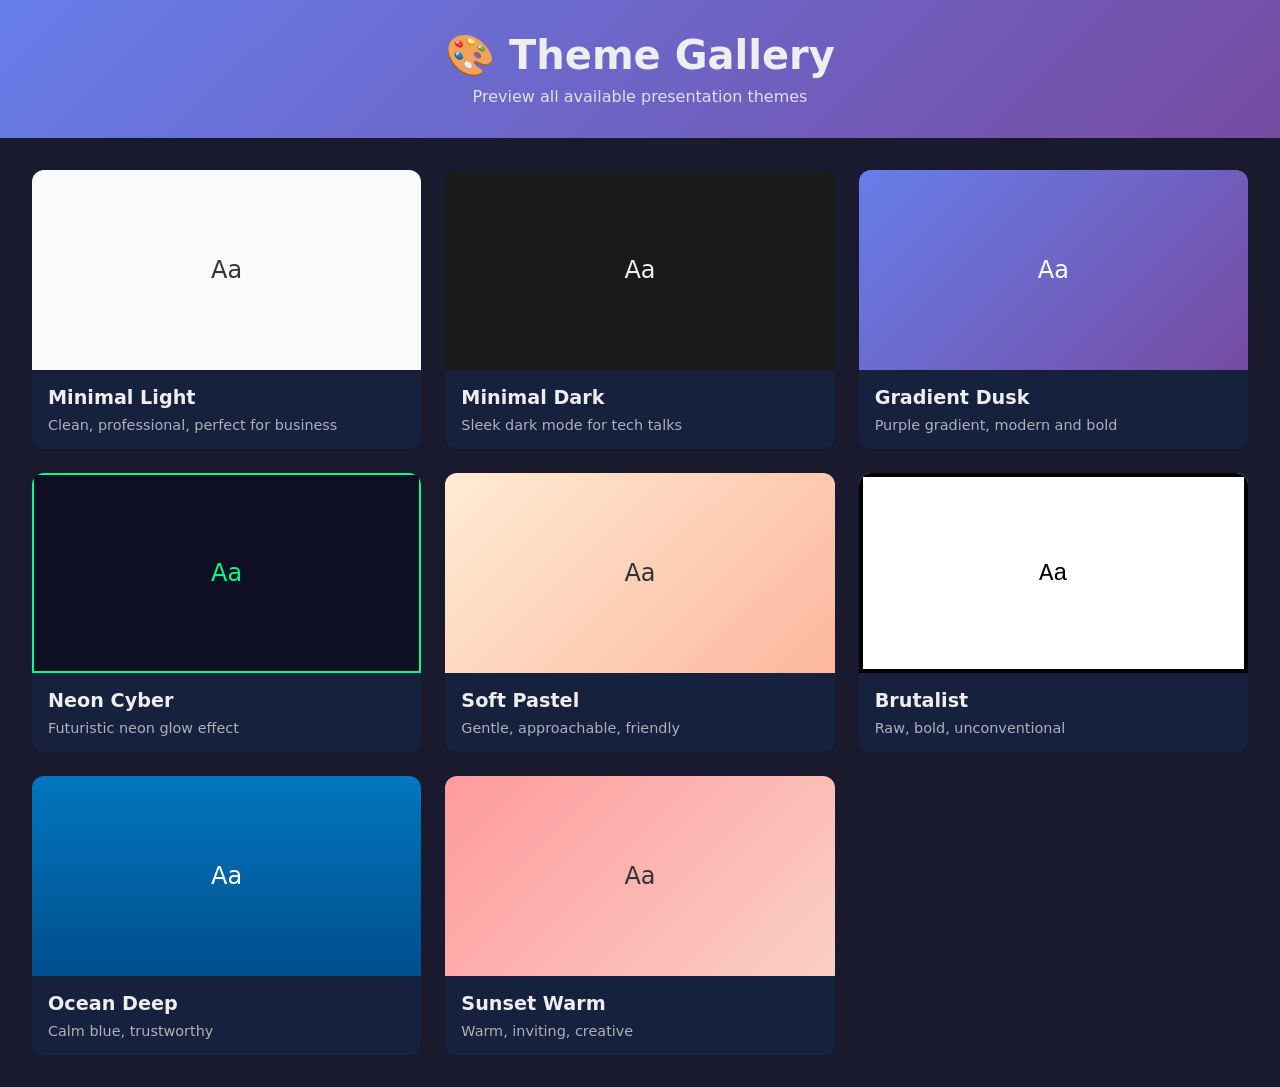
<file: examples/theme-gallery.html>
<!DOCTYPE html>
<html lang="en">
<head>
    <meta charset="UTF-8">
    <meta name="viewport" content="width=device-width, initial-scale=1.0">
    <title>Frontend Slides - Theme Gallery</title>
    <style>
        * { margin: 0; padding: 0; box-sizing: border-box; }
        body { font-family: system-ui, sans-serif; background: #1a1a2e; color: #eee; }
        .header { padding: 2rem; text-align: center; background: linear-gradient(135deg, #667eea 0%, #764ba2 100%); }
        .header h1 { font-size: 2.5rem; margin-bottom: 0.5rem; }
        .header p { opacity: 0.9; }
        .gallery { display: grid; grid-template-columns: repeat(auto-fit, minmax(300px, 1fr)); gap: 1.5rem; padding: 2rem; max-width: 1400px; margin: 0 auto; }
        .theme-card { background: #16213e; border-radius: 12px; overflow: hidden; transition: transform 0.3s, box-shadow 0.3s; }
        .theme-card:hover { transform: translateY(-5px); box-shadow: 0 10px 30px rgba(0,0,0,0.3); }
        .theme-preview { height: 200px; display: flex; align-items: center; justify-content: center; font-size: 1.5rem; }
        .theme-info { padding: 1rem; }
        .theme-name { font-size: 1.2rem; font-weight: 600; margin-bottom: 0.5rem; }
        .theme-desc { font-size: 0.9rem; opacity: 0.7; }
        
        /* Theme Previews */
        .minimal-light { background: #fafafa; color: #333; }
        .minimal-dark { background: #1a1a1a; color: #f0f0f0; }
        .gradient-dusk { background: linear-gradient(135deg, #667eea 0%, #764ba2 100%); color: white; }
        .neon-cyber { background: #0f0f23; color: #00ff88; border: 2px solid #00ff88; }
        .soft-pastel { background: linear-gradient(135deg, #ffecd2 0%, #fcb69f 100%); color: #333; }
        .brutalist { background: #fff; color: #000; border: 4px solid #000; font-family: monospace; }
        .ocean-deep { background: linear-gradient(180deg, #0077be 0%, #004e8c 100%); color: white; }
        .sunset-warm { background: linear-gradient(135deg, #ff9a9e 0%, #fad0c4 100%); color: #333; }
    </style>
</head>
<body>
    <header class="header">
        <h1>🎨 Theme Gallery</h1>
        <p>Preview all available presentation themes</p>
    </header>
    
    <main class="gallery">
        <div class="theme-card">
            <div class="theme-preview minimal-light">Aa</div>
            <div class="theme-info">
                <div class="theme-name">Minimal Light</div>
                <div class="theme-desc">Clean, professional, perfect for business</div>
            </div>
        </div>
        
        <div class="theme-card">
            <div class="theme-preview minimal-dark">Aa</div>
            <div class="theme-info">
                <div class="theme-name">Minimal Dark</div>
                <div class="theme-desc">Sleek dark mode for tech talks</div>
            </div>
        </div>
        
        <div class="theme-card">
            <div class="theme-preview gradient-dusk">Aa</div>
            <div class="theme-info">
                <div class="theme-name">Gradient Dusk</div>
                <div class="theme-desc">Purple gradient, modern and bold</div>
            </div>
        </div>
        
        <div class="theme-card">
            <div class="theme-preview neon-cyber">Aa</div>
            <div class="theme-info">
                <div class="theme-name">Neon Cyber</div>
                <div class="theme-desc">Futuristic neon glow effect</div>
            </div>
        </div>
        
        <div class="theme-card">
            <div class="theme-preview soft-pastel">Aa</div>
            <div class="theme-info">
                <div class="theme-name">Soft Pastel</div>
                <div class="theme-desc">Gentle, approachable, friendly</div>
            </div>
        </div>
        
        <div class="theme-card">
            <div class="theme-preview brutalist">Aa</div>
            <div class="theme-info">
                <div class="theme-name">Brutalist</div>
                <div class="theme-desc">Raw, bold, unconventional</div>
            </div>
        </div>
        
        <div class="theme-card">
            <div class="theme-preview ocean-deep">Aa</div>
            <div class="theme-info">
                <div class="theme-name">Ocean Deep</div>
                <div class="theme-desc">Calm blue, trustworthy</div>
            </div>
        </div>
        
        <div class="theme-card">
            <div class="theme-preview sunset-warm">Aa</div>
            <div class="theme-info">
                <div class="theme-name">Sunset Warm</div>
                <div class="theme-desc">Warm, inviting, creative</div>
            </div>
        </div>
    </main>
</body>
</html>
</file>
<file: outputs/html-replaces-ppt/visual-editor/editor-runtime.css>
/* Frontend Slides Visual Deck Editor runtime. Source baseline: 1ba9bf0. */
/* ===========================================
       PPT-LIKE EDITING CONTROLS
       Visual editing layer for text, media, layout, and motion.
       =========================================== */
    .edit-hotzone {
      position: fixed;
      top: 0;
      left: 0;
      width: 82px;
      height: 82px;
      z-index: 10000;
    }

    .edit-toggle {
      position: fixed;
      top: 18px;
      width: 42px;
      height: 42px;
      border: 1.5px solid var(--ink, #111111);
      background: var(--paper, #f8f6ef);
      color: var(--ink, #111111);
      font: 500 18px/1 var(--font-mono, ui-monospace, SFMono-Regular, Menlo, Monaco, Consolas, "Liberation Mono", monospace);
      opacity: 0;
      pointer-events: none;
      transition: opacity 220ms ease;
      z-index: 10001;
    }

    .edit-toggle {
      left: 18px;
    }

    .editor-shell {
      position: fixed;
      inset: 0;
      z-index: 10010;
      visibility: hidden;
      opacity: 0;
      pointer-events: none;
      color: #111111;
      font-family: var(--font-body, system-ui, -apple-system, BlinkMacSystemFont, "Segoe UI", sans-serif);
      transition: opacity 180ms ease, visibility 180ms ease;
    }

    body.editing .editor-shell {
      visibility: visible;
      opacity: 1;
    }

    .editor-toolbar,
    .editor-slides,
    .editor-panel {
      pointer-events: auto;
      border: 1px solid rgba(17, 17, 17, 0.16);
      border-radius: 8px;
      background: rgba(248, 246, 239, 0.94);
      box-shadow: 0 18px 50px rgba(17, 17, 17, 0.16);
      backdrop-filter: blur(14px);
    }

    .editor-toolbar {
      position: fixed;
      top: 14px;
      left: 50%;
      display: flex;
      flex-wrap: nowrap;
      gap: 8px;
      align-items: center;
      max-width: calc(100vw - 28px);
      overflow-x: auto;
      padding: 8px;
      transform: translateX(-50%);
    }

    .editor-slides {
      position: fixed;
      top: 76px;
      bottom: 18px;
      left: 14px;
      width: 224px;
      padding: 12px;
      overflow: auto;
    }

    .editor-panel {
      position: fixed;
      top: 76px;
      right: 14px;
      bottom: 18px;
      width: 326px;
      padding: 14px;
      overflow: auto;
    }

    .editor-title {
      margin: 0 0 10px;
      color: rgba(17, 17, 17, 0.58);
      font: 600 11px/1 var(--font-mono, ui-monospace, SFMono-Regular, Menlo, Monaco, Consolas, "Liberation Mono", monospace);
      letter-spacing: 0.12em;
      text-transform: uppercase;
    }

    .editor-button,
    .toolbar-select,
    .slide-chip {
      min-height: 34px;
      border: 1px solid rgba(17, 17, 17, 0.18);
      border-radius: 6px;
      background: #ffffff;
      color: #111111;
      font: 600 13px/1 var(--font-body, system-ui, -apple-system, BlinkMacSystemFont, "Segoe UI", sans-serif);
      letter-spacing: 0;
    }

    .editor-button {
      flex: 0 0 auto;
      padding: 0 12px;
      white-space: nowrap;
    }

    .editor-icon-button {
      display: inline-grid;
      place-items: center;
      width: 36px;
      min-width: 36px;
      padding: 0;
      font-size: 19px;
      line-height: 1;
    }

    .shape-picker-wrap {
      position: relative;
      flex: 0 0 auto;
    }

    .shape-menu {
      position: fixed;
      top: 64px;
      left: 50%;
      display: grid;
      grid-template-columns: 1fr 1fr;
      gap: 6px;
      width: 184px;
      padding: 8px;
      border: 1px solid rgba(17, 17, 17, 0.16);
      border-radius: 8px;
      background: #ffffff;
      box-shadow: 0 18px 44px rgba(17, 17, 17, 0.18);
      pointer-events: auto;
      transform: translateX(-50%);
      z-index: 10040;
    }

    .shape-menu[hidden] {
      display: none;
    }

    .shape-choice {
      height: 32px;
      border: 1px solid rgba(17, 17, 17, 0.16);
      border-radius: 6px;
      background: #f7f7f5;
      color: #111111;
      font: 600 12px/1 var(--font-body, system-ui, -apple-system, BlinkMacSystemFont, "Segoe UI", sans-serif);
      pointer-events: auto;
    }

    .toolbar-select {
      flex: 0 0 auto;
      width: 128px;
      padding: 0 32px 0 10px;
      white-space: nowrap;
    }

    .editor-button.primary {
      background: var(--ink, #111111);
      color: #ffffff;
      border-color: var(--ink, #111111);
    }

    .editor-button.danger {
      color: #b42318;
    }

    .editor-button:disabled,
    .editor-field:disabled,
    .editor-select:disabled,
    .editor-textarea:disabled {
      opacity: 0.48;
      cursor: not-allowed;
    }

    .slide-rail-list {
      display: grid;
      gap: 8px;
    }

    .slide-chip {
      display: grid;
      grid-template-columns: 34px 1fr;
      gap: 8px;
      width: 100%;
      min-height: 52px;
      padding: 8px;
      text-align: left;
    }

    .slide-chip.active {
      border-color: var(--ink, #111111);
      background: rgba(31, 43, 224, 0.10);
    }

    .slide-chip-num {
      display: grid;
      place-items: center;
      height: 34px;
      border-radius: 4px;
      background: #111111;
      color: #ffffff;
      font: 500 12px/1 var(--font-mono, ui-monospace, SFMono-Regular, Menlo, Monaco, Consolas, "Liberation Mono", monospace);
    }

    .slide-chip-title {
      overflow: hidden;
      align-self: center;
      font-size: 13px;
      font-weight: 600;
      line-height: 1.24;
      text-overflow: ellipsis;
      white-space: nowrap;
    }

    .inspector-section {
      padding: 12px 0;
      border-top: 1px solid rgba(17, 17, 17, 0.12);
    }

    .inspector-section.edit-attention {
      border-radius: 8px;
      background: rgba(255, 61, 139, 0.08);
      box-shadow: 0 0 0 2px rgba(255, 61, 139, 0.22);
    }

    .inspector-section:first-child {
      border-top: 0;
      padding-top: 0;
    }

    .selection-name {
      min-height: 28px;
      font: 700 15px/1.35 var(--font-body, system-ui, -apple-system, BlinkMacSystemFont, "Segoe UI", sans-serif);
    }

    .field-label {
      display: block;
      margin: 10px 0 6px;
      color: rgba(17, 17, 17, 0.58);
      font: 600 11px/1 var(--font-mono, ui-monospace, SFMono-Regular, Menlo, Monaco, Consolas, "Liberation Mono", monospace);
      letter-spacing: 0.08em;
      text-transform: uppercase;
    }

    .field-help {
      margin: -2px 0 8px;
      color: rgba(17, 17, 17, 0.62);
      font: 500 12px/1.38 var(--font-body, system-ui, -apple-system, BlinkMacSystemFont, "Segoe UI", sans-serif);
    }

    .motion-status {
      min-height: 32px;
      margin: 0 0 8px;
      padding: 8px 10px;
      border: 1px solid rgba(17, 17, 17, 0.12);
      border-radius: 6px;
      background: rgba(17, 17, 17, 0.04);
      color: rgba(17, 17, 17, 0.72);
      font: 600 12px/1.35 var(--font-body, system-ui, -apple-system, BlinkMacSystemFont, "Segoe UI", sans-serif);
    }

    .field-grid {
      display: grid;
      grid-template-columns: 1fr 1fr;
      gap: 8px;
    }

    .editor-field,
    .editor-select,
    .editor-textarea {
      width: 100%;
      border: 1px solid rgba(17, 17, 17, 0.18);
      border-radius: 6px;
      background: #ffffff;
      color: #111111;
      font: 500 13px/1.3 var(--font-body, system-ui, -apple-system, BlinkMacSystemFont, "Segoe UI", sans-serif);
    }

    .editor-field,
    .editor-select {
      height: 34px;
      padding: 0 9px;
    }

    .editor-field[type="color"] {
      padding: 4px;
    }

    .editor-textarea {
      min-height: 88px;
      padding: 9px;
      resize: vertical;
      line-height: 1.45;
    }

    .file-picker-row {
      display: grid;
      grid-template-columns: auto 1fr;
      gap: 8px;
      align-items: center;
    }

    .file-input-hidden {
      position: absolute;
      width: 1px;
      height: 1px;
      opacity: 0;
      pointer-events: none;
    }

    .file-name {
      display: flex;
      align-items: center;
      min-width: 0;
      height: 34px;
      padding: 0 10px;
      overflow: hidden;
      border: 1px solid rgba(17, 17, 17, 0.12);
      border-radius: 6px;
      background: rgba(17, 17, 17, 0.04);
      color: rgba(17, 17, 17, 0.58);
      font: 500 12px/1 var(--font-body, system-ui, -apple-system, BlinkMacSystemFont, "Segoe UI", sans-serif);
      text-overflow: ellipsis;
      white-space: nowrap;
    }

    .drop-zone {
      display: grid;
      place-items: center;
      min-height: 78px;
      padding: 12px;
      border: 1.5px dashed rgba(31, 43, 224, 0.5);
      border-radius: 8px;
      background: rgba(31, 43, 224, 0.06);
      color: rgba(17, 17, 17, 0.68);
      font-size: 13px;
      line-height: 1.38;
      text-align: center;
    }

    .drop-zone.dragging {
      border-color: var(--ink, #111111);
      background: rgba(31, 43, 224, 0.13);
      color: var(--ink, #111111);
    }

    .inspector-actions {
      display: grid;
      grid-template-columns: 1fr 1fr;
      gap: 8px;
      margin-top: 10px;
    }

    .reset-action-group {
      position: relative;
      min-width: 0;
    }

    .reset-action-group #resetBtn {
      width: 100%;
      padding-right: 36px;
    }

    .reset-help-button {
      position: absolute;
      top: 50%;
      right: 10px;
      z-index: 1;
      display: inline-grid;
      place-items: center;
      width: 18px;
      height: 18px;
      min-width: 18px;
      padding: 0;
      border: 1px solid rgba(17, 17, 17, 0.3);
      border-radius: 999px;
      background: rgba(17, 17, 17, 0.045);
      color: rgba(17, 17, 17, 0.56);
      font: 700 11px/1 var(--font-body, system-ui, -apple-system, BlinkMacSystemFont, "Segoe UI", sans-serif);
      transform: translateY(-50%);
      cursor: help;
    }

    .reset-help-button:hover,
    .reset-help-button:focus-visible {
      border-color: rgba(17, 17, 17, 0.48);
      background: rgba(17, 17, 17, 0.08);
      color: rgba(17, 17, 17, 0.78);
      outline: none;
    }

    .editor-confirm-message {
      margin: 0;
      color: rgba(17, 17, 17, 0.72);
      font: 500 14px/1.65 var(--font-body, system-ui, -apple-system, BlinkMacSystemFont, "Segoe UI", sans-serif);
    }

    .editor-confirm-actions {
      display: flex;
      justify-content: flex-end;
      gap: 8px;
      margin-top: 18px;
    }

    .editor-toast {
      position: fixed;
      left: 50%;
      bottom: 26px;
      z-index: 10030;
      min-width: 180px;
      padding: 10px 14px;
      border-radius: 6px;
      background: #111111;
      color: #ffffff;
      font: 600 13px/1 var(--font-body, system-ui, -apple-system, BlinkMacSystemFont, "Segoe UI", sans-serif);
      text-align: center;
      opacity: 0;
      transform: translate(-50%, 12px);
      pointer-events: none;
      transition: opacity 180ms ease, transform 180ms ease;
    }

    .editor-toast.show {
      opacity: 1;
      transform: translate(-50%, 0);
    }

    .editor-help-modal {
      position: fixed;
      inset: 0;
      z-index: 10045;
      display: grid;
      place-items: center;
      padding: 24px;
      background: rgba(17, 17, 17, 0.36);
      pointer-events: auto;
    }

    .editor-help-modal[hidden] {
      display: none;
    }

    .editor-help-card {
      width: min(720px, calc(100vw - 32px));
      max-height: min(720px, calc(100vh - 48px));
      overflow: auto;
      border: 1px solid rgba(17, 17, 17, 0.18);
      border-radius: 8px;
      background: #ffffff;
      box-shadow: 0 28px 80px rgba(17, 17, 17, 0.28);
    }

    .editor-help-header {
      display: flex;
      gap: 16px;
      align-items: center;
      justify-content: space-between;
      padding: 18px 20px 14px;
      border-bottom: 1px solid rgba(17, 17, 17, 0.12);
    }

    .editor-help-title {
      margin: 0;
      color: #111111;
      font: 760 22px/1.2 var(--font-body, system-ui, -apple-system, BlinkMacSystemFont, "Segoe UI", sans-serif);
      letter-spacing: 0;
    }

    .editor-help-close {
      display: inline-grid;
      place-items: center;
      width: 34px;
      height: 34px;
      border: 1px solid rgba(17, 17, 17, 0.18);
      border-radius: 6px;
      background: #ffffff;
      color: #111111;
      font: 700 20px/1 var(--font-body, system-ui, -apple-system, BlinkMacSystemFont, "Segoe UI", sans-serif);
    }

    .editor-help-body {
      display: grid;
      gap: 16px;
      padding: 18px 20px 20px;
      color: rgba(17, 17, 17, 0.78);
      font: 500 14px/1.55 var(--font-body, system-ui, -apple-system, BlinkMacSystemFont, "Segoe UI", sans-serif);
    }

    .editor-help-section {
      display: grid;
      gap: 7px;
      padding-top: 14px;
      border-top: 1px solid rgba(17, 17, 17, 0.10);
    }

    .editor-help-section:first-child {
      padding-top: 0;
      border-top: 0;
    }

    .editor-help-section h3 {
      margin: 0;
      color: #111111;
      font: 750 15px/1.25 var(--font-body, system-ui, -apple-system, BlinkMacSystemFont, "Segoe UI", sans-serif);
      letter-spacing: 0;
    }

    .editor-help-section p,
    .editor-help-section ul {
      margin: 0;
    }

    .editor-help-section ul {
      padding-left: 1.2em;
    }

    .editor-help-section li + li {
      margin-top: 4px;
    }

    .editor-layer {
      position: absolute;
      z-index: 20;
    }

    .text-layer {
      min-width: 240px;
      min-height: 64px;
      padding: 14px 18px;
      border: 1.5px solid var(--ink, #111111);
      background: rgba(240, 235, 222, 0.92);
      color: var(--ink, #111111);
      font: 700 38px/1.16 var(--font-display-cjk);
    }

    .image-layer {
      width: 520px;
      height: 320px;
      border: 1.5px solid var(--ink, #111111);
      background: var(--paper, #f8f6ef);
      overflow: hidden;
    }

    .image-layer img {
      width: 100%;
      height: 100%;
      display: block;
      object-fit: cover;
    }

    .shape-layer {
      width: 280px;
      height: 180px;
      border: 1.5px solid var(--ink, #111111);
      background: rgba(31, 43, 224, 0.16);
    }

    .shape-layer[data-shape="roundRect"] {
      border-radius: 28px;
    }

    .shape-layer[data-shape="circle"] {
      border-radius: 999px;
    }

    .shape-layer[data-shape="triangle"] {
      border: 0;
      clip-path: polygon(50% 0, 100% 100%, 0 100%);
    }

    .shape-layer[data-shape="line"] {
      height: 14px;
      border: 0;
    }

    .shape-layer[data-shape="arrow"] {
      border: 0;
      clip-path: polygon(0 36%, 66% 36%, 66% 14%, 100% 50%, 66% 86%, 66% 64%, 0 64%);
    }

    .edit-moved {
      animation: none !important;
      transition: none !important;
      transform: translate(var(--edit-x, 0px), var(--edit-y, 0px)) scale(var(--edit-scale-x, var(--edit-scale, 1)), var(--edit-scale-y, var(--edit-scale, 1))) var(--edit-base-transform, matrix(1, 0, 0, 1, 0, 0)) !important;
      transform-origin: top left;
    }

    .slide.visible .edit-moved.reveal,
    .slide.visible .edit-moved.reveal-left,
    .slide.visible .edit-moved.reveal-scale,
    .slide.visible .edit-moved.editor-anim-rise,
    .slide.visible .edit-moved.editor-anim-drop,
    .slide.visible .edit-moved.editor-anim-left,
    .slide.visible .edit-moved.editor-anim-right,
    .slide.visible .edit-moved.editor-anim-scale,
    .slide.visible .edit-moved.editor-anim-zoom,
    .slide.visible .edit-moved.editor-anim-pop,
    .slide.visible .edit-moved.editor-anim-rotate,
    .slide.visible .edit-moved.editor-anim-blur,
    .slide.visible .edit-moved.editor-anim-flip,
    .slide.visible .edit-moved.editor-anim-fade {
      opacity: 1;
      filter: none !important;
      transform: translate(var(--edit-x, 0px), var(--edit-y, 0px)) scale(var(--edit-scale-x, var(--edit-scale, 1)), var(--edit-scale-y, var(--edit-scale, 1))) var(--edit-base-transform, matrix(1, 0, 0, 1, 0, 0)) !important;
    }

    .editor-anim-none {
      opacity: 1 !important;
      transform: translate(var(--edit-x, 0px), var(--edit-y, 0px)) scale(var(--edit-scale-x, var(--edit-scale, 1)), var(--edit-scale-y, var(--edit-scale, 1))) var(--edit-base-transform, matrix(1, 0, 0, 1, 0, 0)) !important;
      transition: none !important;
      animation: none !important;
    }

    .editor-anim-fade,
    .editor-anim-rise,
    .editor-anim-drop,
    .editor-anim-left,
    .editor-anim-right,
    .editor-anim-scale,
    .editor-anim-zoom,
    .editor-anim-pop,
    .editor-anim-rotate,
    .editor-anim-blur,
    .editor-anim-flip {
      opacity: 0;
      transform-origin: center;
      transition:
        opacity var(--edit-duration, 640ms) var(--ease-out-expo, cubic-bezier(0.16, 1, 0.3, 1)),
        transform var(--edit-duration, 640ms) var(--ease-out-expo, cubic-bezier(0.16, 1, 0.3, 1)),
        filter var(--edit-duration, 640ms) var(--ease-out-expo, cubic-bezier(0.16, 1, 0.3, 1));
      transition-delay: var(--edit-delay, 0ms);
    }

    .edit-moved.editor-anim-fade,
    .edit-moved.editor-anim-rise,
    .edit-moved.editor-anim-drop,
    .edit-moved.editor-anim-left,
    .edit-moved.editor-anim-right,
    .edit-moved.editor-anim-scale,
    .edit-moved.editor-anim-zoom,
    .edit-moved.editor-anim-pop,
    .edit-moved.editor-anim-rotate,
    .edit-moved.editor-anim-blur,
    .edit-moved.editor-anim-flip {
      animation: none !important;
      transition:
        opacity var(--edit-duration, 640ms) var(--ease-out-expo, cubic-bezier(0.16, 1, 0.3, 1)),
        transform var(--edit-duration, 640ms) var(--ease-out-expo, cubic-bezier(0.16, 1, 0.3, 1)),
        filter var(--edit-duration, 640ms) var(--ease-out-expo, cubic-bezier(0.16, 1, 0.3, 1)) !important;
      transition-delay: var(--edit-delay, 0ms) !important;
    }

    .editor-anim-fade {
      transform: translate(var(--edit-x, 0px), var(--edit-y, 0px)) scale(var(--edit-scale-x, var(--edit-scale, 1)), var(--edit-scale-y, var(--edit-scale, 1))) var(--edit-base-transform, matrix(1, 0, 0, 1, 0, 0));
    }

    .editor-anim-rise {
      transform: translate(var(--edit-x, 0px), calc(var(--edit-y, 0px) + 34px)) scale(var(--edit-scale-x, var(--edit-scale, 1)), var(--edit-scale-y, var(--edit-scale, 1))) var(--edit-base-transform, matrix(1, 0, 0, 1, 0, 0));
    }

    .editor-anim-drop {
      transform: translate(var(--edit-x, 0px), calc(var(--edit-y, 0px) - 42px)) scale(var(--edit-scale-x, var(--edit-scale, 1)), var(--edit-scale-y, var(--edit-scale, 1))) var(--edit-base-transform, matrix(1, 0, 0, 1, 0, 0));
    }

    .editor-anim-left {
      transform: translate(calc(var(--edit-x, 0px) - 46px), var(--edit-y, 0px)) scale(var(--edit-scale-x, var(--edit-scale, 1)), var(--edit-scale-y, var(--edit-scale, 1))) var(--edit-base-transform, matrix(1, 0, 0, 1, 0, 0));
    }

    .editor-anim-right {
      transform: translate(calc(var(--edit-x, 0px) + 46px), var(--edit-y, 0px)) scale(var(--edit-scale-x, var(--edit-scale, 1)), var(--edit-scale-y, var(--edit-scale, 1))) var(--edit-base-transform, matrix(1, 0, 0, 1, 0, 0));
    }

    .editor-anim-scale {
      transform: translate(var(--edit-x, 0px), var(--edit-y, 0px)) scale(calc(var(--edit-scale-x, var(--edit-scale, 1)) * 0.92), calc(var(--edit-scale-y, var(--edit-scale, 1)) * 0.92)) var(--edit-base-transform, matrix(1, 0, 0, 1, 0, 0));
    }

    .editor-anim-zoom {
      transform: translate(var(--edit-x, 0px), var(--edit-y, 0px)) scale(calc(var(--edit-scale-x, var(--edit-scale, 1)) * 1.14), calc(var(--edit-scale-y, var(--edit-scale, 1)) * 1.14)) var(--edit-base-transform, matrix(1, 0, 0, 1, 0, 0));
    }

    .editor-anim-pop {
      transform: translate(var(--edit-x, 0px), var(--edit-y, 0px)) scale(calc(var(--edit-scale-x, var(--edit-scale, 1)) * 0.72), calc(var(--edit-scale-y, var(--edit-scale, 1)) * 0.72)) var(--edit-base-transform, matrix(1, 0, 0, 1, 0, 0));
    }

    .editor-anim-rotate {
      transform: translate(var(--edit-x, 0px), var(--edit-y, 0px)) rotate(-8deg) scale(calc(var(--edit-scale-x, var(--edit-scale, 1)) * 0.96), calc(var(--edit-scale-y, var(--edit-scale, 1)) * 0.96)) var(--edit-base-transform, matrix(1, 0, 0, 1, 0, 0));
    }

    .editor-anim-blur {
      filter: blur(14px);
      transform: translate(var(--edit-x, 0px), var(--edit-y, 0px)) scale(calc(var(--edit-scale-x, var(--edit-scale, 1)) * 1.03), calc(var(--edit-scale-y, var(--edit-scale, 1)) * 1.03)) var(--edit-base-transform, matrix(1, 0, 0, 1, 0, 0));
    }

    .editor-anim-flip {
      transform: translate(var(--edit-x, 0px), var(--edit-y, 0px)) perspective(760px) rotateX(70deg) scale(var(--edit-scale-x, var(--edit-scale, 1)), var(--edit-scale-y, var(--edit-scale, 1))) var(--edit-base-transform, matrix(1, 0, 0, 1, 0, 0));
    }

    .edit-moved.editor-anim-fade {
      transform: translate(var(--edit-x, 0px), var(--edit-y, 0px)) scale(var(--edit-scale-x, var(--edit-scale, 1)), var(--edit-scale-y, var(--edit-scale, 1))) var(--edit-base-transform, matrix(1, 0, 0, 1, 0, 0)) !important;
    }

    .edit-moved.editor-anim-rise {
      transform: translate(var(--edit-x, 0px), calc(var(--edit-y, 0px) + 34px)) scale(var(--edit-scale-x, var(--edit-scale, 1)), var(--edit-scale-y, var(--edit-scale, 1))) var(--edit-base-transform, matrix(1, 0, 0, 1, 0, 0)) !important;
    }

    .edit-moved.editor-anim-drop {
      transform: translate(var(--edit-x, 0px), calc(var(--edit-y, 0px) - 42px)) scale(var(--edit-scale-x, var(--edit-scale, 1)), var(--edit-scale-y, var(--edit-scale, 1))) var(--edit-base-transform, matrix(1, 0, 0, 1, 0, 0)) !important;
    }

    .edit-moved.editor-anim-left {
      transform: translate(calc(var(--edit-x, 0px) - 46px), var(--edit-y, 0px)) scale(var(--edit-scale-x, var(--edit-scale, 1)), var(--edit-scale-y, var(--edit-scale, 1))) var(--edit-base-transform, matrix(1, 0, 0, 1, 0, 0)) !important;
    }

    .edit-moved.editor-anim-right {
      transform: translate(calc(var(--edit-x, 0px) + 46px), var(--edit-y, 0px)) scale(var(--edit-scale-x, var(--edit-scale, 1)), var(--edit-scale-y, var(--edit-scale, 1))) var(--edit-base-transform, matrix(1, 0, 0, 1, 0, 0)) !important;
    }

    .edit-moved.editor-anim-scale {
      transform: translate(var(--edit-x, 0px), var(--edit-y, 0px)) scale(calc(var(--edit-scale-x, var(--edit-scale, 1)) * 0.92), calc(var(--edit-scale-y, var(--edit-scale, 1)) * 0.92)) var(--edit-base-transform, matrix(1, 0, 0, 1, 0, 0)) !important;
    }

    .edit-moved.editor-anim-zoom {
      transform: translate(var(--edit-x, 0px), var(--edit-y, 0px)) scale(calc(var(--edit-scale-x, var(--edit-scale, 1)) * 1.14), calc(var(--edit-scale-y, var(--edit-scale, 1)) * 1.14)) var(--edit-base-transform, matrix(1, 0, 0, 1, 0, 0)) !important;
    }

    .edit-moved.editor-anim-pop {
      transform: translate(var(--edit-x, 0px), var(--edit-y, 0px)) scale(calc(var(--edit-scale-x, var(--edit-scale, 1)) * 0.72), calc(var(--edit-scale-y, var(--edit-scale, 1)) * 0.72)) var(--edit-base-transform, matrix(1, 0, 0, 1, 0, 0)) !important;
    }

    .edit-moved.editor-anim-rotate {
      transform: translate(var(--edit-x, 0px), var(--edit-y, 0px)) rotate(-8deg) scale(calc(var(--edit-scale-x, var(--edit-scale, 1)) * 0.96), calc(var(--edit-scale-y, var(--edit-scale, 1)) * 0.96)) var(--edit-base-transform, matrix(1, 0, 0, 1, 0, 0)) !important;
    }

    .edit-moved.editor-anim-blur {
      filter: blur(14px);
      transform: translate(var(--edit-x, 0px), var(--edit-y, 0px)) scale(calc(var(--edit-scale-x, var(--edit-scale, 1)) * 1.03), calc(var(--edit-scale-y, var(--edit-scale, 1)) * 1.03)) var(--edit-base-transform, matrix(1, 0, 0, 1, 0, 0)) !important;
    }

    .edit-moved.editor-anim-flip {
      transform: translate(var(--edit-x, 0px), var(--edit-y, 0px)) perspective(760px) rotateX(70deg) scale(var(--edit-scale-x, var(--edit-scale, 1)), var(--edit-scale-y, var(--edit-scale, 1))) var(--edit-base-transform, matrix(1, 0, 0, 1, 0, 0)) !important;
    }

    .slide.visible .editor-anim-fade,
    .slide.visible .editor-anim-rise,
    .slide.visible .editor-anim-drop,
    .slide.visible .editor-anim-left,
    .slide.visible .editor-anim-right,
    .slide.visible .editor-anim-scale,
    .slide.visible .editor-anim-zoom,
    .slide.visible .editor-anim-pop,
    .slide.visible .editor-anim-rotate,
    .slide.visible .editor-anim-blur,
    .slide.visible .editor-anim-flip {
      opacity: 1;
      filter: none;
      transform: translate(var(--edit-x, 0px), var(--edit-y, 0px)) scale(var(--edit-scale-x, var(--edit-scale, 1)), var(--edit-scale-y, var(--edit-scale, 1))) var(--edit-base-transform, matrix(1, 0, 0, 1, 0, 0));
    }

    .editor-motion-preview.editor-anim-fade {
      animation: editorPreviewFade var(--edit-duration, 640ms) var(--ease-out-expo, cubic-bezier(0.16, 1, 0.3, 1)) var(--edit-delay, 0ms) both !important;
    }

    .editor-motion-preview.editor-anim-rise {
      animation: editorPreviewRise var(--edit-duration, 640ms) var(--ease-out-expo, cubic-bezier(0.16, 1, 0.3, 1)) var(--edit-delay, 0ms) both !important;
    }

    .editor-motion-preview.editor-anim-left {
      animation: editorPreviewLeft var(--edit-duration, 640ms) var(--ease-out-expo, cubic-bezier(0.16, 1, 0.3, 1)) var(--edit-delay, 0ms) both !important;
    }

    .editor-motion-preview.editor-anim-scale {
      animation: editorPreviewScale var(--edit-duration, 640ms) var(--ease-out-expo, cubic-bezier(0.16, 1, 0.3, 1)) var(--edit-delay, 0ms) both !important;
    }

    .editor-motion-preview.editor-anim-drop {
      animation: editorPreviewDrop var(--edit-duration, 640ms) var(--ease-out-expo, cubic-bezier(0.16, 1, 0.3, 1)) var(--edit-delay, 0ms) both !important;
    }

    .editor-motion-preview.editor-anim-right {
      animation: editorPreviewRight var(--edit-duration, 640ms) var(--ease-out-expo, cubic-bezier(0.16, 1, 0.3, 1)) var(--edit-delay, 0ms) both !important;
    }

    .editor-motion-preview.editor-anim-zoom {
      animation: editorPreviewZoom var(--edit-duration, 640ms) var(--ease-out-expo, cubic-bezier(0.16, 1, 0.3, 1)) var(--edit-delay, 0ms) both !important;
    }

    .editor-motion-preview.editor-anim-pop {
      animation: editorPreviewPop var(--edit-duration, 640ms) var(--ease-out-expo, cubic-bezier(0.16, 1, 0.3, 1)) var(--edit-delay, 0ms) both !important;
    }

    .editor-motion-preview.editor-anim-rotate {
      animation: editorPreviewRotate var(--edit-duration, 640ms) var(--ease-out-expo, cubic-bezier(0.16, 1, 0.3, 1)) var(--edit-delay, 0ms) both !important;
    }

    .editor-motion-preview.editor-anim-blur {
      animation: editorPreviewBlur var(--edit-duration, 640ms) var(--ease-out-expo, cubic-bezier(0.16, 1, 0.3, 1)) var(--edit-delay, 0ms) both !important;
    }

    .editor-motion-preview.editor-anim-flip {
      animation: editorPreviewFlip var(--edit-duration, 640ms) var(--ease-out-expo, cubic-bezier(0.16, 1, 0.3, 1)) var(--edit-delay, 0ms) both !important;
    }

    @keyframes editorPreviewFade {
      from {
        opacity: 0;
        transform: translate(var(--edit-x, 0px), var(--edit-y, 0px)) scale(var(--edit-scale-x, var(--edit-scale, 1)), var(--edit-scale-y, var(--edit-scale, 1))) var(--edit-base-transform, matrix(1, 0, 0, 1, 0, 0));
      }
      to {
        opacity: 1;
        transform: translate(var(--edit-x, 0px), var(--edit-y, 0px)) scale(var(--edit-scale-x, var(--edit-scale, 1)), var(--edit-scale-y, var(--edit-scale, 1))) var(--edit-base-transform, matrix(1, 0, 0, 1, 0, 0));
      }
    }

    @keyframes editorPreviewRise {
      from {
        opacity: 0;
        transform: translate(var(--edit-x, 0px), calc(var(--edit-y, 0px) + 34px)) scale(var(--edit-scale-x, var(--edit-scale, 1)), var(--edit-scale-y, var(--edit-scale, 1))) var(--edit-base-transform, matrix(1, 0, 0, 1, 0, 0));
      }
      to {
        opacity: 1;
        transform: translate(var(--edit-x, 0px), var(--edit-y, 0px)) scale(var(--edit-scale-x, var(--edit-scale, 1)), var(--edit-scale-y, var(--edit-scale, 1))) var(--edit-base-transform, matrix(1, 0, 0, 1, 0, 0));
      }
    }

    @keyframes editorPreviewLeft {
      from {
        opacity: 0;
        transform: translate(calc(var(--edit-x, 0px) - 46px), var(--edit-y, 0px)) scale(var(--edit-scale-x, var(--edit-scale, 1)), var(--edit-scale-y, var(--edit-scale, 1))) var(--edit-base-transform, matrix(1, 0, 0, 1, 0, 0));
      }
      to {
        opacity: 1;
        transform: translate(var(--edit-x, 0px), var(--edit-y, 0px)) scale(var(--edit-scale-x, var(--edit-scale, 1)), var(--edit-scale-y, var(--edit-scale, 1))) var(--edit-base-transform, matrix(1, 0, 0, 1, 0, 0));
      }
    }

    @keyframes editorPreviewScale {
      from {
        opacity: 0;
        transform: translate(var(--edit-x, 0px), var(--edit-y, 0px)) scale(calc(var(--edit-scale-x, var(--edit-scale, 1)) * 0.92), calc(var(--edit-scale-y, var(--edit-scale, 1)) * 0.92)) var(--edit-base-transform, matrix(1, 0, 0, 1, 0, 0));
      }
      to {
        opacity: 1;
        transform: translate(var(--edit-x, 0px), var(--edit-y, 0px)) scale(var(--edit-scale-x, var(--edit-scale, 1)), var(--edit-scale-y, var(--edit-scale, 1))) var(--edit-base-transform, matrix(1, 0, 0, 1, 0, 0));
      }
    }

    @keyframes editorPreviewDrop {
      from {
        opacity: 0;
        transform: translate(var(--edit-x, 0px), calc(var(--edit-y, 0px) - 42px)) scale(var(--edit-scale-x, var(--edit-scale, 1)), var(--edit-scale-y, var(--edit-scale, 1))) var(--edit-base-transform, matrix(1, 0, 0, 1, 0, 0));
      }
      to {
        opacity: 1;
        transform: translate(var(--edit-x, 0px), var(--edit-y, 0px)) scale(var(--edit-scale-x, var(--edit-scale, 1)), var(--edit-scale-y, var(--edit-scale, 1))) var(--edit-base-transform, matrix(1, 0, 0, 1, 0, 0));
      }
    }

    @keyframes editorPreviewRight {
      from {
        opacity: 0;
        transform: translate(calc(var(--edit-x, 0px) + 46px), var(--edit-y, 0px)) scale(var(--edit-scale-x, var(--edit-scale, 1)), var(--edit-scale-y, var(--edit-scale, 1))) var(--edit-base-transform, matrix(1, 0, 0, 1, 0, 0));
      }
      to {
        opacity: 1;
        transform: translate(var(--edit-x, 0px), var(--edit-y, 0px)) scale(var(--edit-scale-x, var(--edit-scale, 1)), var(--edit-scale-y, var(--edit-scale, 1))) var(--edit-base-transform, matrix(1, 0, 0, 1, 0, 0));
      }
    }

    @keyframes editorPreviewZoom {
      from {
        opacity: 0;
        transform: translate(var(--edit-x, 0px), var(--edit-y, 0px)) scale(calc(var(--edit-scale-x, var(--edit-scale, 1)) * 1.14), calc(var(--edit-scale-y, var(--edit-scale, 1)) * 1.14)) var(--edit-base-transform, matrix(1, 0, 0, 1, 0, 0));
      }
      to {
        opacity: 1;
        transform: translate(var(--edit-x, 0px), var(--edit-y, 0px)) scale(var(--edit-scale-x, var(--edit-scale, 1)), var(--edit-scale-y, var(--edit-scale, 1))) var(--edit-base-transform, matrix(1, 0, 0, 1, 0, 0));
      }
    }

    @keyframes editorPreviewPop {
      0% {
        opacity: 0;
        transform: translate(var(--edit-x, 0px), var(--edit-y, 0px)) scale(calc(var(--edit-scale-x, var(--edit-scale, 1)) * 0.72), calc(var(--edit-scale-y, var(--edit-scale, 1)) * 0.72)) var(--edit-base-transform, matrix(1, 0, 0, 1, 0, 0));
      }
      72% {
        opacity: 1;
        transform: translate(var(--edit-x, 0px), var(--edit-y, 0px)) scale(calc(var(--edit-scale-x, var(--edit-scale, 1)) * 1.04), calc(var(--edit-scale-y, var(--edit-scale, 1)) * 1.04)) var(--edit-base-transform, matrix(1, 0, 0, 1, 0, 0));
      }
      100% {
        opacity: 1;
        transform: translate(var(--edit-x, 0px), var(--edit-y, 0px)) scale(var(--edit-scale-x, var(--edit-scale, 1)), var(--edit-scale-y, var(--edit-scale, 1))) var(--edit-base-transform, matrix(1, 0, 0, 1, 0, 0));
      }
    }

    @keyframes editorPreviewRotate {
      from {
        opacity: 0;
        transform: translate(var(--edit-x, 0px), var(--edit-y, 0px)) rotate(-8deg) scale(calc(var(--edit-scale-x, var(--edit-scale, 1)) * 0.96), calc(var(--edit-scale-y, var(--edit-scale, 1)) * 0.96)) var(--edit-base-transform, matrix(1, 0, 0, 1, 0, 0));
      }
      to {
        opacity: 1;
        transform: translate(var(--edit-x, 0px), var(--edit-y, 0px)) rotate(0deg) scale(var(--edit-scale-x, var(--edit-scale, 1)), var(--edit-scale-y, var(--edit-scale, 1))) var(--edit-base-transform, matrix(1, 0, 0, 1, 0, 0));
      }
    }

    @keyframes editorPreviewBlur {
      from {
        opacity: 0;
        filter: blur(14px);
        transform: translate(var(--edit-x, 0px), var(--edit-y, 0px)) scale(calc(var(--edit-scale-x, var(--edit-scale, 1)) * 1.03), calc(var(--edit-scale-y, var(--edit-scale, 1)) * 1.03)) var(--edit-base-transform, matrix(1, 0, 0, 1, 0, 0));
      }
      to {
        opacity: 1;
        filter: blur(0);
        transform: translate(var(--edit-x, 0px), var(--edit-y, 0px)) scale(var(--edit-scale-x, var(--edit-scale, 1)), var(--edit-scale-y, var(--edit-scale, 1))) var(--edit-base-transform, matrix(1, 0, 0, 1, 0, 0));
      }
    }

    @keyframes editorPreviewFlip {
      from {
        opacity: 0;
        transform: translate(var(--edit-x, 0px), var(--edit-y, 0px)) perspective(760px) rotateX(70deg) scale(var(--edit-scale-x, var(--edit-scale, 1)), var(--edit-scale-y, var(--edit-scale, 1))) var(--edit-base-transform, matrix(1, 0, 0, 1, 0, 0));
      }
      to {
        opacity: 1;
        transform: translate(var(--edit-x, 0px), var(--edit-y, 0px)) perspective(760px) rotateX(0deg) scale(var(--edit-scale-x, var(--edit-scale, 1)), var(--edit-scale-y, var(--edit-scale, 1))) var(--edit-base-transform, matrix(1, 0, 0, 1, 0, 0));
      }
    }

    .editor-frame {
      position: absolute;
      display: none;
      z-index: 850;
      border: 2px solid #ff3d8b;
      pointer-events: none;
      box-shadow: 0 0 0 1px rgba(255, 255, 255, 0.9), 0 12px 30px rgba(17, 17, 17, 0.18);
    }

    .editor-frame.active {
      display: block;
    }

    .editor-guide {
      position: absolute;
      display: none;
      z-index: 840;
      background: #ff3d8b;
      pointer-events: none;
      box-shadow: 0 0 0 1px rgba(255, 255, 255, 0.75);
    }

    .editor-guide.active {
      display: block;
    }

    .editor-guide.vertical {
      top: 0;
      width: 2px;
      height: 1080px;
      transform: translateX(-1px);
    }

    .editor-guide.horizontal {
      left: 0;
      width: 1920px;
      height: 2px;
      transform: translateY(-1px);
    }

    .frame-move {
      position: absolute;
      left: -2px;
      top: -30px;
      height: 26px;
      padding: 0 9px;
      display: flex;
      align-items: center;
      background: #ff3d8b;
      color: #ffffff;
      font: 700 13px/1 var(--font-body, system-ui, -apple-system, BlinkMacSystemFont, "Segoe UI", sans-serif);
      white-space: nowrap;
      cursor: move;
      pointer-events: auto;
    }

    .frame-delete {
      position: absolute;
      top: -72px;
      right: -2px;
      display: grid;
      place-items: center;
      width: 64px;
      height: 64px;
      padding: 0;
      border: 0;
      background: #b42318;
      color: #ffffff;
      font: 800 42px/1 var(--font-body, system-ui, -apple-system, BlinkMacSystemFont, "Segoe UI", sans-serif);
      cursor: pointer;
      pointer-events: auto;
    }

    .frame-delete:hover,
    .frame-delete:focus-visible {
      background: #8f1d14;
      outline: 2px solid rgba(255, 255, 255, 0.95);
      outline-offset: 2px;
    }

    .frame-resize {
      position: absolute;
      right: -8px;
      bottom: -8px;
      width: 14px;
      height: 14px;
      border: 2px solid #ff3d8b;
      background: #ffffff;
      cursor: nwse-resize;
      pointer-events: auto;
    }

    .edit-toggle.show,
    .edit-toggle.active {
      opacity: 1;
      pointer-events: auto;
    }

    body.editing [data-editable],
    body.editing [data-editor-kind="text"] {
      outline: 1.5px dashed rgba(31, 43, 224, 0.54);
      outline-offset: 5px;
      cursor: text;
    }

    body.editing [data-editable-media],
    body.editing [data-editable-box],
    body.editing [data-editor-kind="media"],
    body.editing [data-editor-kind="box"],
    body.editing .editor-layer {
      outline: 1.5px dashed rgba(31, 43, 224, 0.54);
      outline-offset: 5px;
      cursor: pointer;
    }

    body.editing .editor-selected {
      outline: none !important;
    }

    body.editing.dragging-file .slide.active {
      box-shadow: inset 0 0 0 12px rgba(31, 43, 224, 0.14);
    }

    @media (max-width: 960px) {
      .editor-toolbar {
        top: 8px;
        width: calc(100vw - 16px);
        justify-content: flex-start;
      }

      .editor-slides {
        top: 68px;
        left: 8px;
        right: 8px;
        bottom: auto;
        width: auto;
        height: 74px;
        padding: 8px;
        overflow-x: auto;
        overflow-y: hidden;
      }

      .slide-rail-list {
        display: flex;
        gap: 8px;
      }

      .slide-chip {
        width: 148px;
        min-width: 148px;
      }

      .editor-panel {
        top: auto;
        left: 8px;
        right: 8px;
        bottom: 8px;
        width: auto;
        max-height: 240px;
        padding: 10px 12px;
        display: grid;
        grid-template-columns: repeat(3, minmax(220px, 1fr));
        gap: 12px;
      }

      .inspector-section {
        min-width: 0;
        padding: 0;
        border-top: 0;
      }

      .editor-textarea {
        min-height: 64px;
      }
    }
</file>
